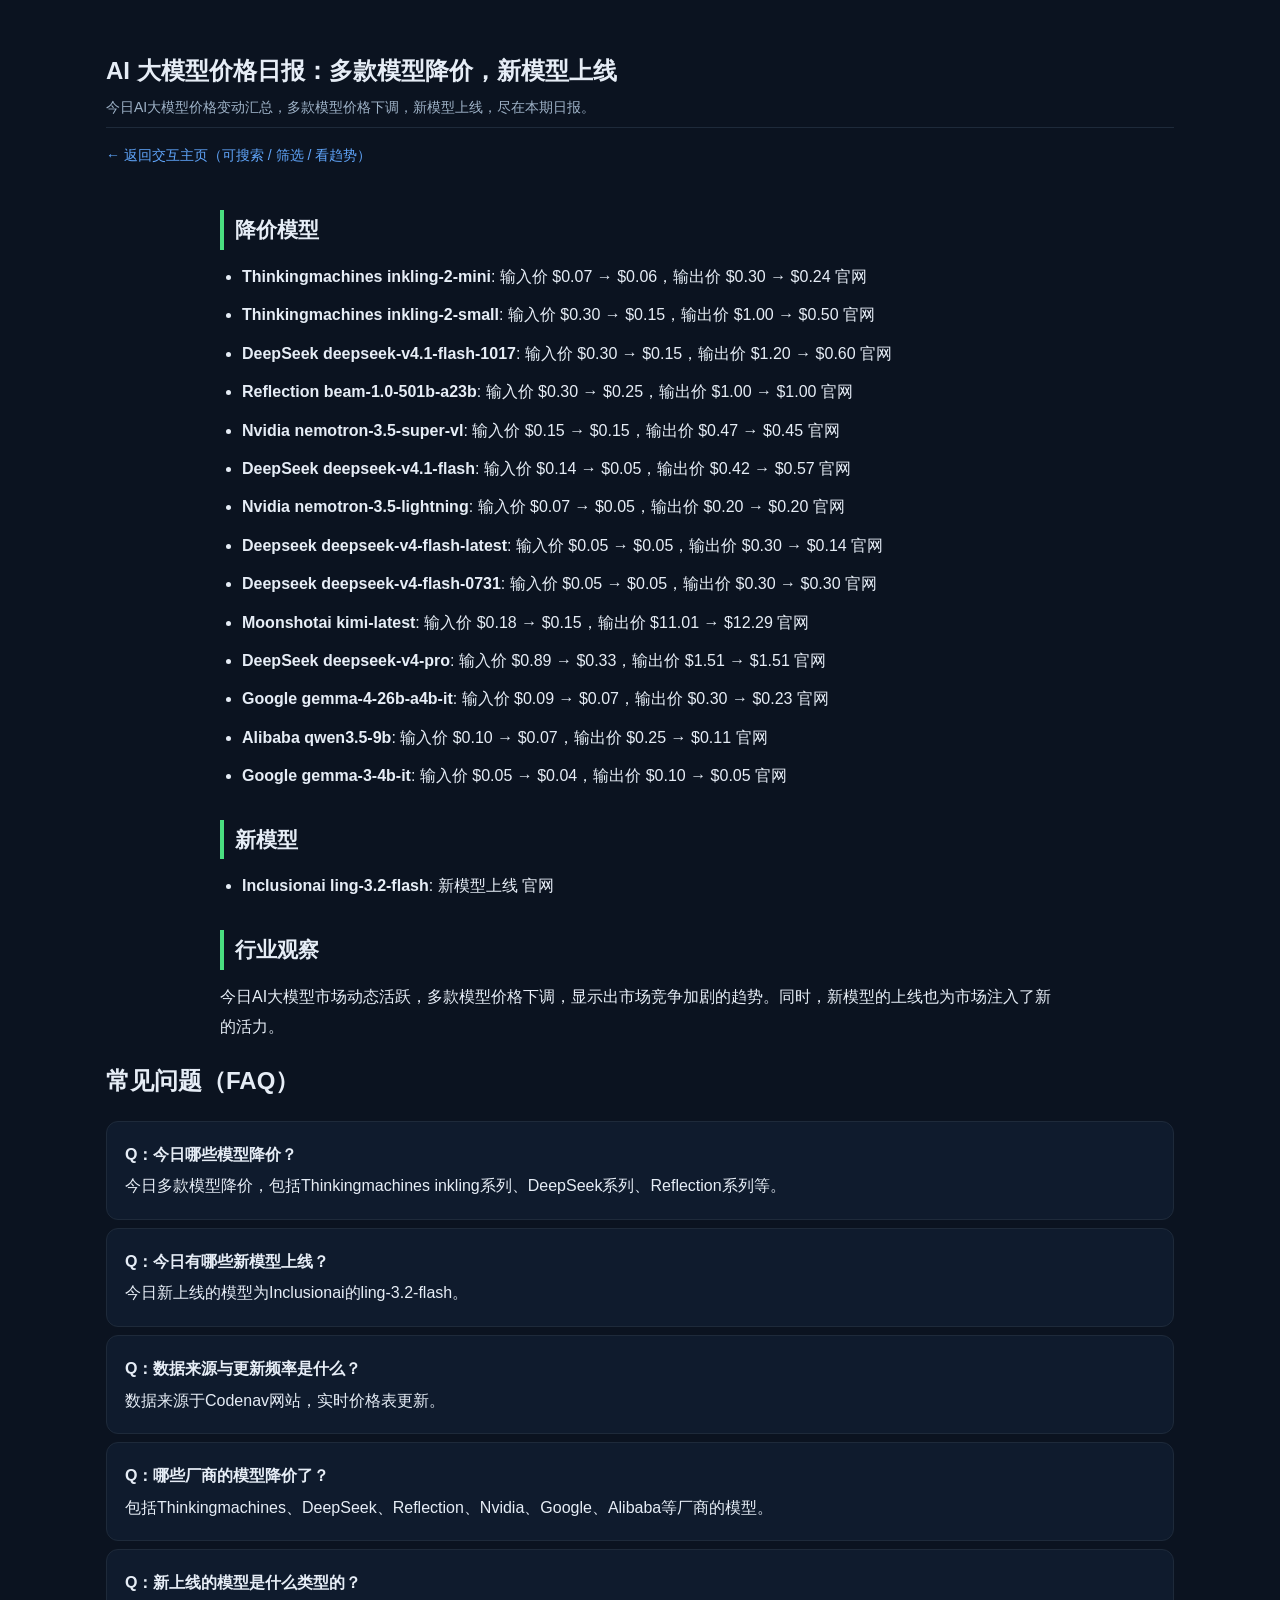
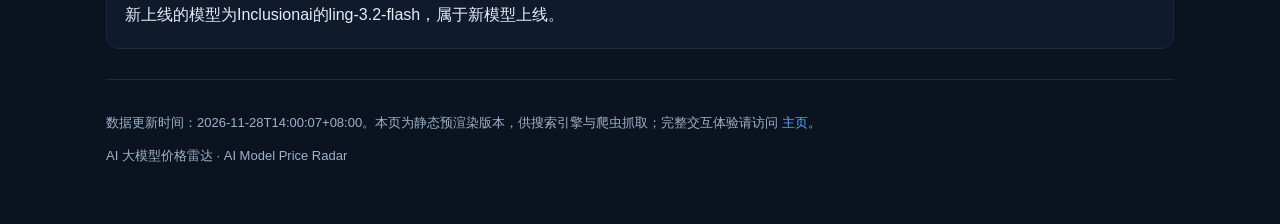
<file: website/article.html>
<!DOCTYPE html>
<html lang="zh-CN">
<head>
<meta charset="UTF-8">
<meta name="viewport" content="width=device-width, initial-scale=1.0">
<title>AI 大模型价格日报：多款模型降价，新模型上线</title>
<meta name="description" content="今日AI大模型价格变动汇总，多款模型价格下调，新模型上线，尽在本期日报。">
<meta name="keywords" content="AI大模型, 价格变动, 降价, 涨价, 新模型, Thinkingmachines, Inclusionai, DeepSeek, Reflection, Nvidia, Google, Alibaba">
<meta property="og:title" content="AI 大模型价格日报：多款模型降价，新模型上线">
<meta property="og:description" content="今日AI大模型价格变动汇总，多款模型价格下调，新模型上线，尽在本期日报。">
<meta property="og:type" content="article">
<link rel="canonical" href="https://www.codenav.cn/article.html">
<script type="application/ld+json">{"@context": "https://schema.org", "@type": "Article", "headline": "AI 大模型价格日报：多款模型降价，新模型上线", "description": "今日AI大模型价格变动汇总，多款模型价格下调，新模型上线，尽在本期日报。", "datePublished": "2026-11-28", "dateModified": "2026-11-28", "author": {"@type": "Organization", "name": "AI 大模型价格雷达"}, "publisher": {"@type": "Organization", "name": "AI 大模型价格雷达"}, "mainEntityOfPage": {"@type": "WebPage", "@id": "https://www.codenav.cn/article.html"}}</script>
<script type="application/ld+json">{"@context": "https://schema.org", "@type": "FAQPage", "mainEntity": [{"@type": "Question", "name": "今日哪些模型降价？", "acceptedAnswer": {"@type": "Answer", "text": "今日多款模型降价，包括Thinkingmachines inkling系列、DeepSeek系列、Reflection系列等。"}}, {"@type": "Question", "name": "今日有哪些新模型上线？", "acceptedAnswer": {"@type": "Answer", "text": "今日新上线的模型为Inclusionai的ling-3.2-flash。"}}, {"@type": "Question", "name": "数据来源与更新频率是什么？", "acceptedAnswer": {"@type": "Answer", "text": "数据来源于Codenav网站，实时价格表更新。"}}, {"@type": "Question", "name": "哪些厂商的模型降价了？", "acceptedAnswer": {"@type": "Answer", "text": "包括Thinkingmachines、DeepSeek、Reflection、Nvidia、Google、Alibaba等厂商的模型。"}}, {"@type": "Question", "name": "新上线的模型是什么类型的？", "acceptedAnswer": {"@type": "Answer", "text": "新上线的模型为Inclusionai的ling-3.2-flash，属于新模型上线。"}}]}</script>
</head>
<body>
<div class="container">
<header><h1>AI 大模型价格日报：多款模型降价，新模型上线</h1><p class="sub">今日AI大模型价格变动汇总，多款模型价格下调，新模型上线，尽在本期日报。</p></header>
<a class="back" href="https://www.codenav.cn/">← 返回交互主页（可搜索 / 筛选 / 看趋势）</a>
<div class="article"><h2>降价模型</h2>
<ul>
<li><b>Thinkingmachines inkling-2-mini</b>: 输入价 $0.07 → $0.06，输出价 $0.30 → $0.24 <a href="https://www.thinkingmachines.ai/" target="_blank" rel="noopener">官网</a></li>
<li><b>Thinkingmachines inkling-2-small</b>: 输入价 $0.30 → $0.15，输出价 $1.00 → $0.50 <a href="https://www.thinkingmachines.ai/" target="_blank" rel="noopener">官网</a></li>
<li><b>DeepSeek deepseek-v4.1-flash-1017</b>: 输入价 $0.30 → $0.15，输出价 $1.20 → $0.60 <a href="https://api-docs.deepseek.com/quick_start/pricing" target="_blank" rel="noopener">官网</a></li>
<li><b>Reflection beam-1.0-501b-a23b</b>: 输入价 $0.30 → $0.25，输出价 $1.00 → $1.00 <a href="https://openrouter.ai/models/reflection/beam-1.0-501b-a23b" target="_blank" rel="noopener">官网</a></li>
<li><b>Nvidia nemotron-3.5-super-vl</b>: 输入价 $0.15 → $0.15，输出价 $0.47 → $0.45 <a href="https://build.nvidia.com/" target="_blank" rel="noopener">官网</a></li>
<li><b>DeepSeek deepseek-v4.1-flash</b>: 输入价 $0.14 → $0.05，输出价 $0.42 → $0.57 <a href="https://api-docs.deepseek.com/quick_start/pricing" target="_blank" rel="noopener">官网</a></li>
<li><b>Nvidia nemotron-3.5-lightning</b>: 输入价 $0.07 → $0.05，输出价 $0.20 → $0.20 <a href="https://build.nvidia.com/" target="_blank" rel="noopener">官网</a></li>
<li><b>Deepseek deepseek-v4-flash-latest</b>: 输入价 $0.05 → $0.05，输出价 $0.30 → $0.14 <a href="https://api-docs.deepseek.com/quick_start/pricing" target="_blank" rel="noopener">官网</a></li>
<li><b>Deepseek deepseek-v4-flash-0731</b>: 输入价 $0.05 → $0.05，输出价 $0.30 → $0.30 <a href="https://api-docs.deepseek.com/quick_start/pricing" target="_blank" rel="noopener">官网</a></li>
<li><b>Moonshotai kimi-latest</b>: 输入价 $0.18 → $0.15，输出价 $11.01 → $12.29 <a href="https://platform.moonshot.cn/" target="_blank" rel="noopener">官网</a></li>
<li><b>DeepSeek deepseek-v4-pro</b>: 输入价 $0.89 → $0.33，输出价 $1.51 → $1.51 <a href="https://api-docs.deepseek.com/quick_start/pricing" target="_blank" rel="noopener">官网</a></li>
<li><b>Google gemma-4-26b-a4b-it</b>: 输入价 $0.09 → $0.07，输出价 $0.30 → $0.23 <a href="https://ai.google.dev/pricing" target="_blank" rel="noopener">官网</a></li>
<li><b>Alibaba qwen3.5-9b</b>: 输入价 $0.10 → $0.07，输出价 $0.25 → $0.11 <a href="https://help.aliyun.com/zh/model-studio/models" target="_blank" rel="noopener">官网</a></li>
<li><b>Google gemma-3-4b-it</b>: 输入价 $0.05 → $0.04，输出价 $0.10 → $0.05 <a href="https://ai.google.dev/pricing" target="_blank" rel="noopener">官网</a></li>
</ul>
<h2>新模型</h2>
<ul>
<li><b>Inclusionai ling-3.2-flash</b>: 新模型上线 <a href="https://huggingface.co/inclusionAI" target="_blank" rel="noopener">官网</a></li>
</ul>
<h2>行业观察</h2>
<p>今日AI大模型市场动态活跃，多款模型价格下调，显示出市场竞争加剧的趋势。同时，新模型的上线也为市场注入了新的活力。</p></div>
<h2>常见问题（FAQ）</h2><div class='faq'><div class='card'><p><b>Q：今日哪些模型降价？</b></p><p>今日多款模型降价，包括Thinkingmachines inkling系列、DeepSeek系列、Reflection系列等。</p></div><div class='card'><p><b>Q：今日有哪些新模型上线？</b></p><p>今日新上线的模型为Inclusionai的ling-3.2-flash。</p></div><div class='card'><p><b>Q：数据来源与更新频率是什么？</b></p><p>数据来源于Codenav网站，实时价格表更新。</p></div><div class='card'><p><b>Q：哪些厂商的模型降价了？</b></p><p>包括Thinkingmachines、DeepSeek、Reflection、Nvidia、Google、Alibaba等厂商的模型。</p></div><div class='card'><p><b>Q：新上线的模型是什么类型的？</b></p><p>新上线的模型为Inclusionai的ling-3.2-flash，属于新模型上线。</p></div></div><style>
:root{--bg:#0b1320;--panel:#0f1b2d;--border:#1e2a3a;--text:#e6edf6;--dim:#9fb3c8;--accent:#4ade80;--blue:#60a5fa}
*{box-sizing:border-box}
body{margin:0;font-family:-apple-system,BlinkMacSystemFont,'Segoe UI',Roboto,'PingFang SC','Microsoft YaHei',sans-serif;background:var(--bg);color:var(--text);line-height:1.6}
.container{max-width:1100px;margin:0 auto;padding:24px 16px}
header{padding:28px 0 8px;border-bottom:1px solid var(--border)}
h1{font-size:24px;margin:0}
.sub{color:var(--dim);margin:6px 0 0;font-size:14px}
.back{display:inline-block;margin:16px 0;color:var(--blue);text-decoration:none;font-size:14px}
table{width:100%;border-collapse:collapse;margin:18px 0;font-size:14px}
th,td{border:1px solid var(--border);padding:9px 12px;text-align:left}
th{background:var(--panel);color:var(--dim);font-weight:600}
tr:nth-child(even) td{background:#0d1726}
a{color:var(--blue);text-decoration:none}
.badge{display:inline-block;padding:1px 8px;border-radius:6px;font-size:12px}
.b-long{background:rgba(74,222,128,.15);color:var(--accent)}
.b-lim{background:rgba(251,146,60,.18);color:#fb923c}
.card{background:var(--panel);border:1px solid var(--border);border-radius:12px;padding:14px 18px;margin:8px 0}
footer{margin-top:30px;padding:20px 0;color:var(--dim);font-size:13px;border-top:1px solid var(--border)}
</style><style>
.article{max-width:840px;line-height:1.9;font-size:16px;margin:0 auto}
.article h1{font-size:26px;margin:20px 0 12px}
.article h2{font-size:21px;margin:28px 0 10px;padding-left:11px;border-left:4px solid var(--accent)}
.article h3{font-size:18px;margin:20px 0 8px;color:var(--accent-blue)}
.article p{margin:12px 0}
.article ul{margin:12px 0;padding-left:22px}
.article li{margin:8px 0}
.article a{color:var(--accent-blue);text-decoration:none}
.faq .card p{margin:6px 0}
</style>
<footer>
<p>数据更新时间：2026-11-28T14:00:07+08:00。本页为静态预渲染版本，供搜索引擎与爬虫抓取；完整交互体验请访问 <a href="https://www.codenav.cn/">主页</a>。</p>
<p>AI 大模型价格雷达 · AI Model Price Radar</p>
</footer>
</div>
</body>
</html>
</file>
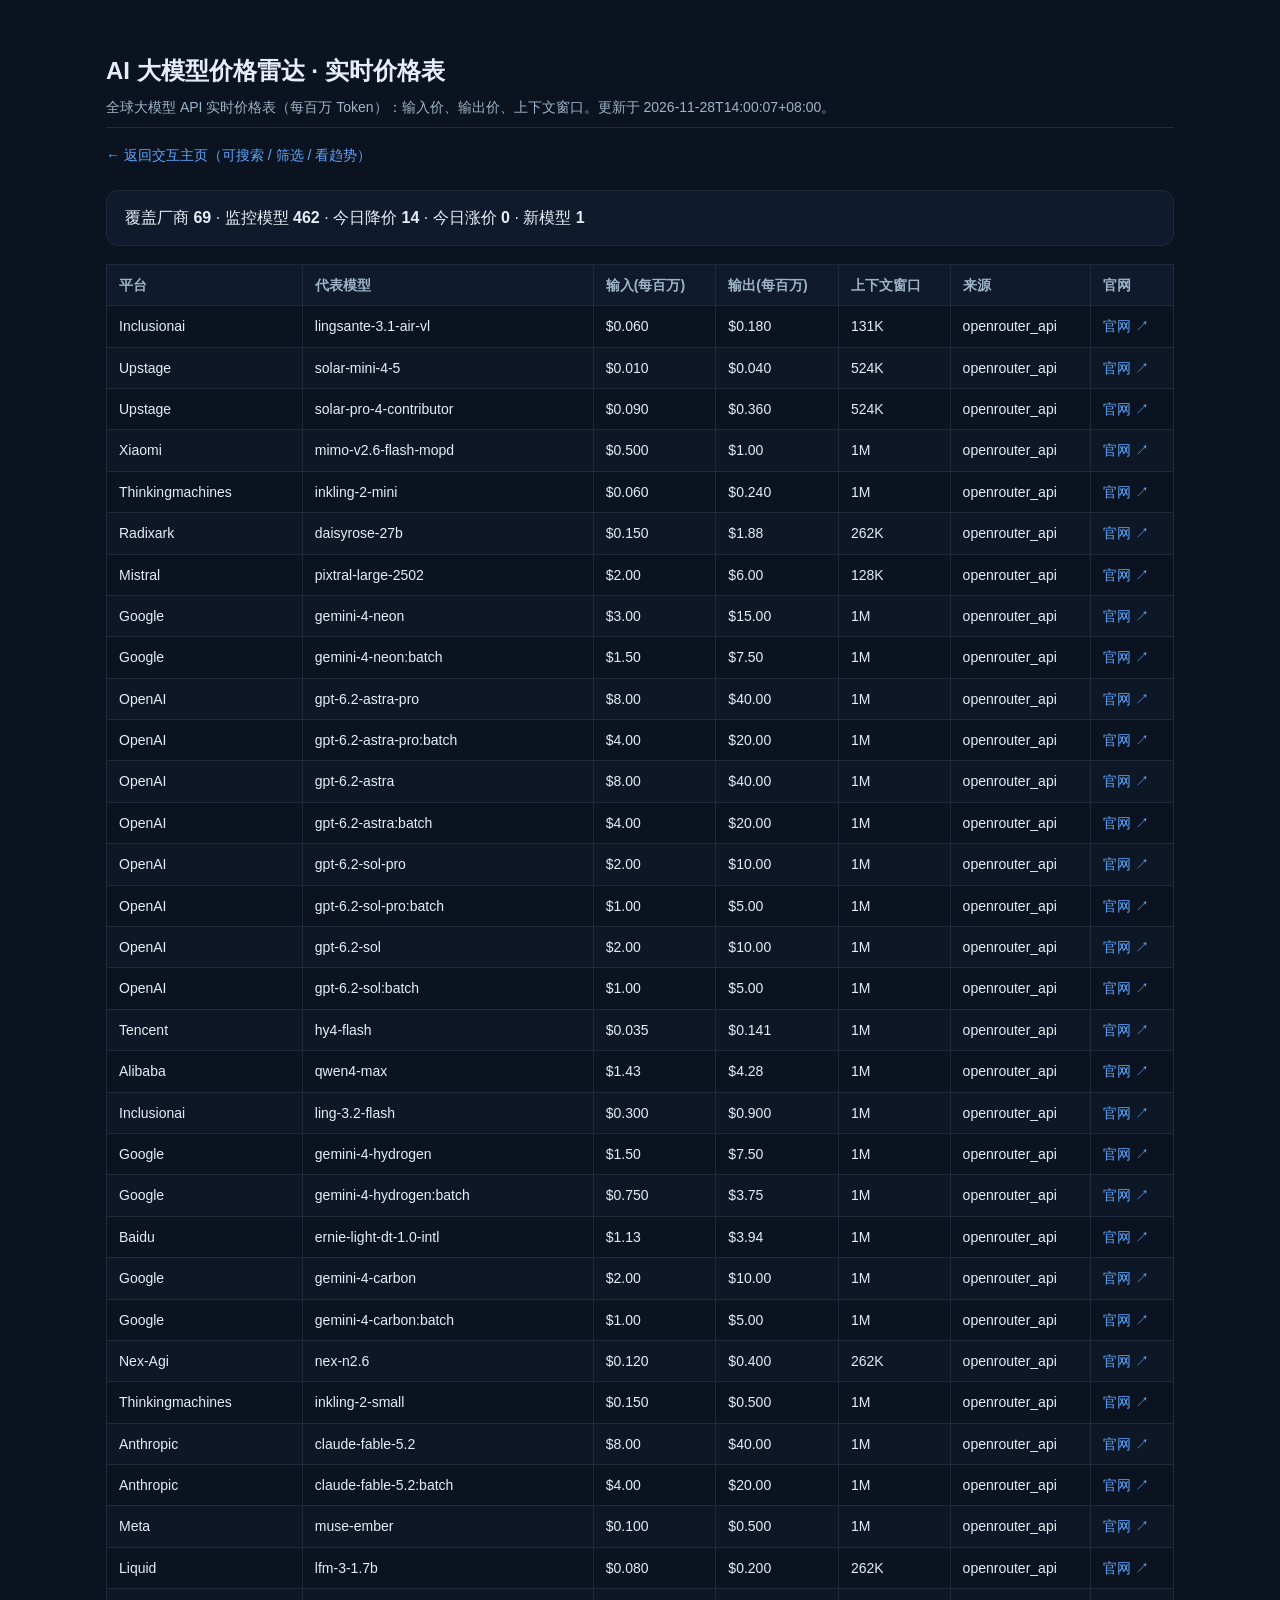
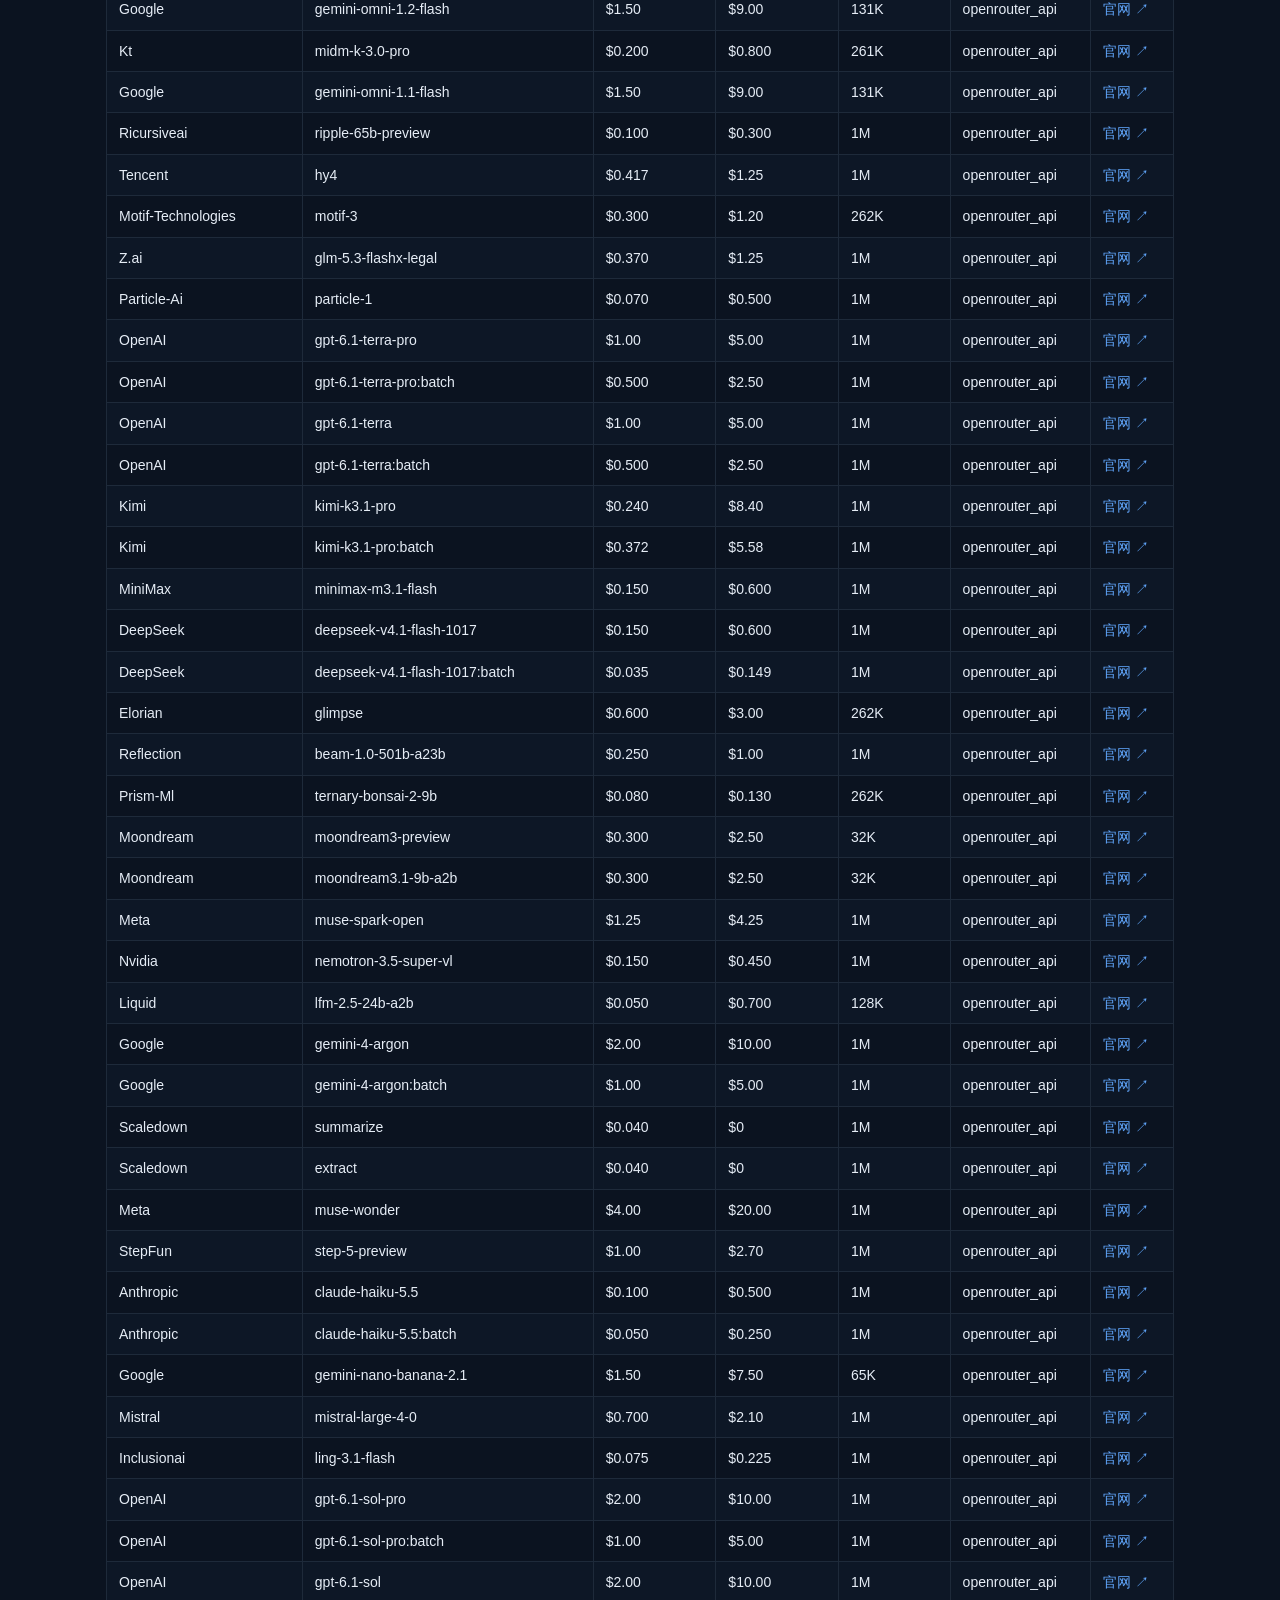
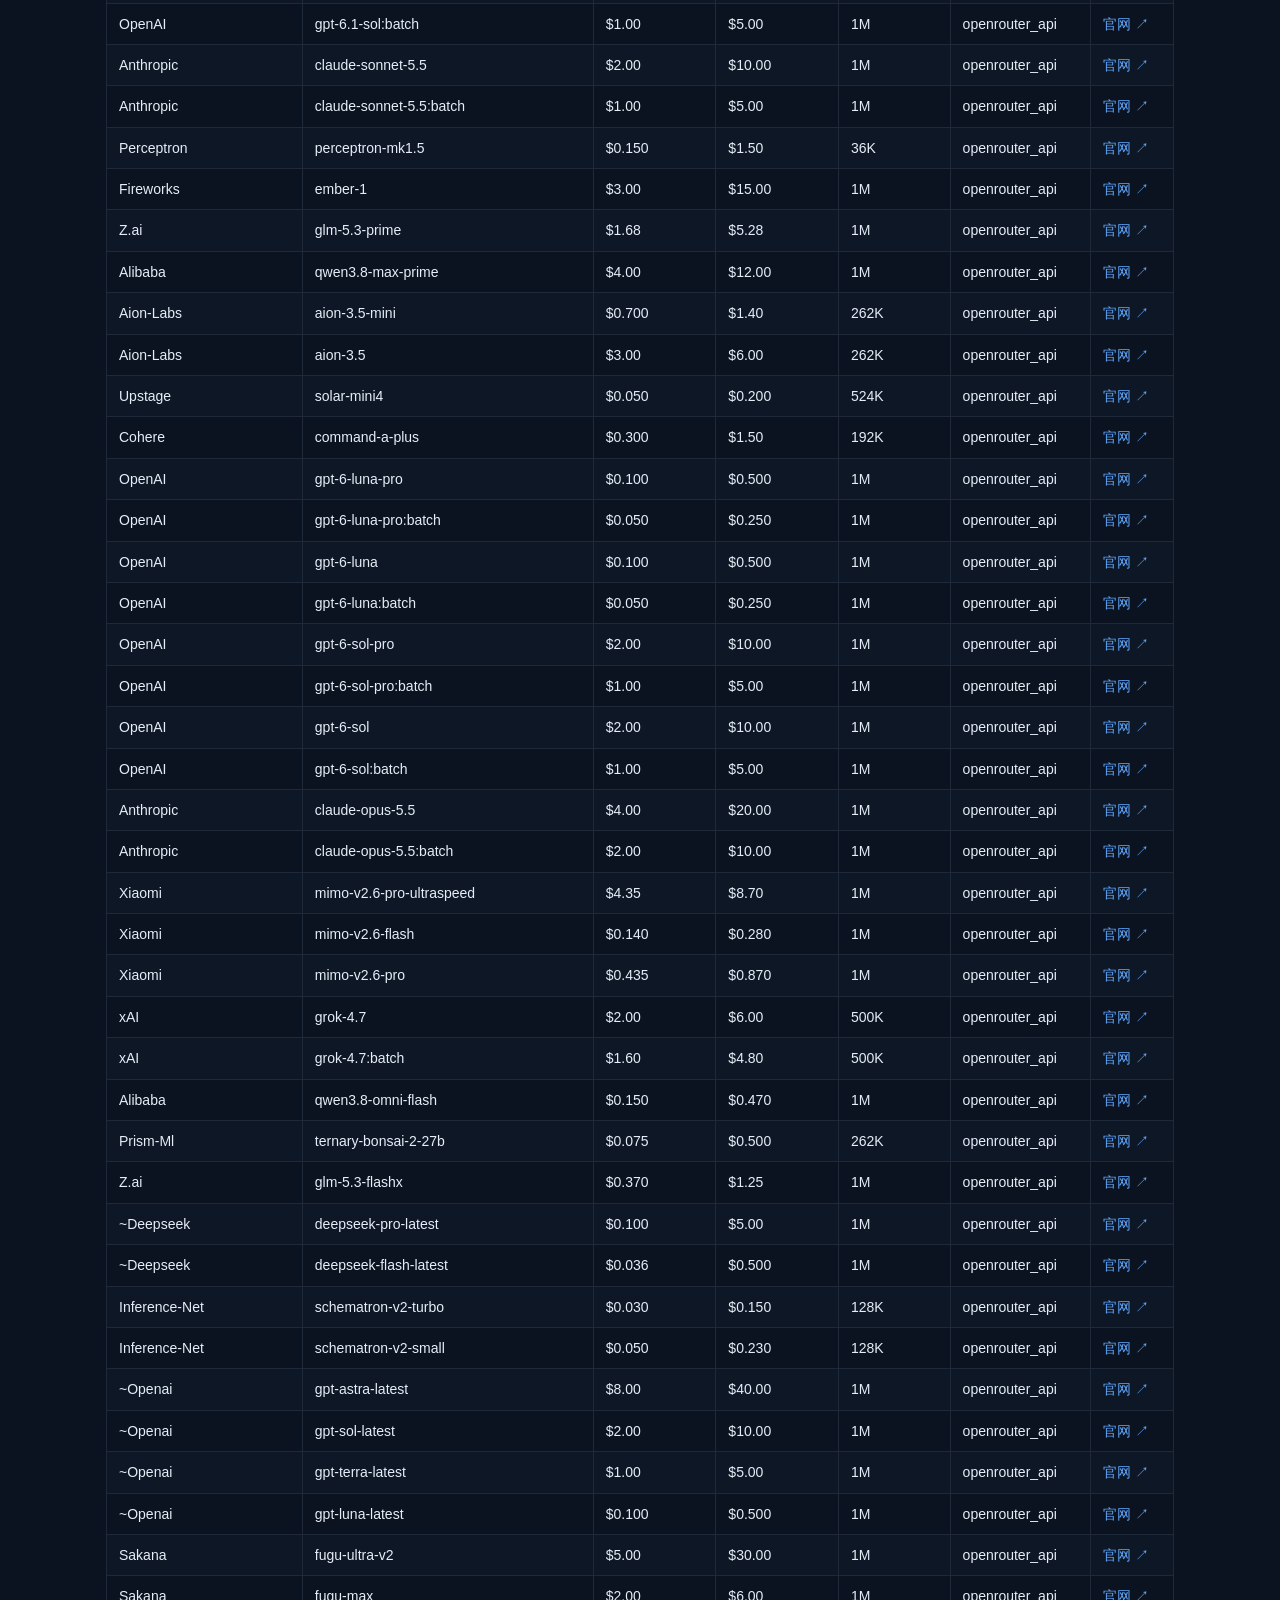
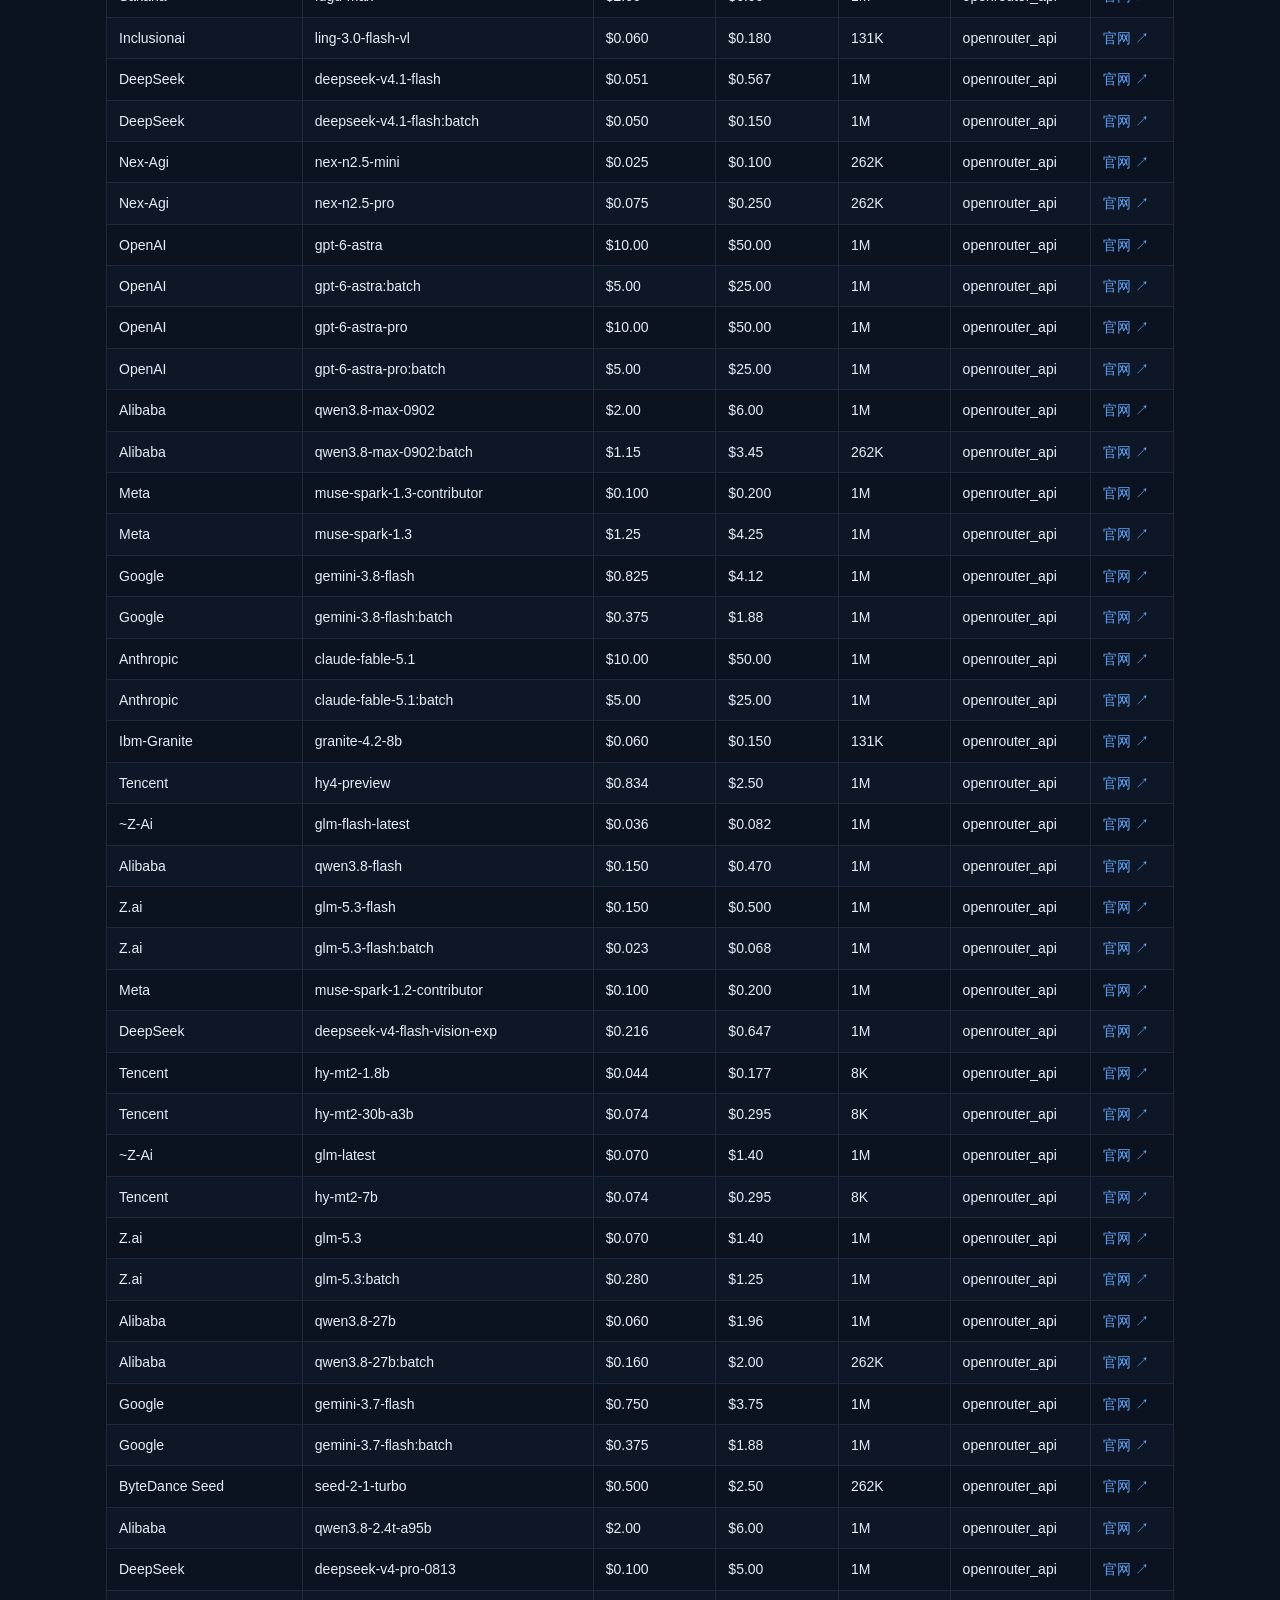
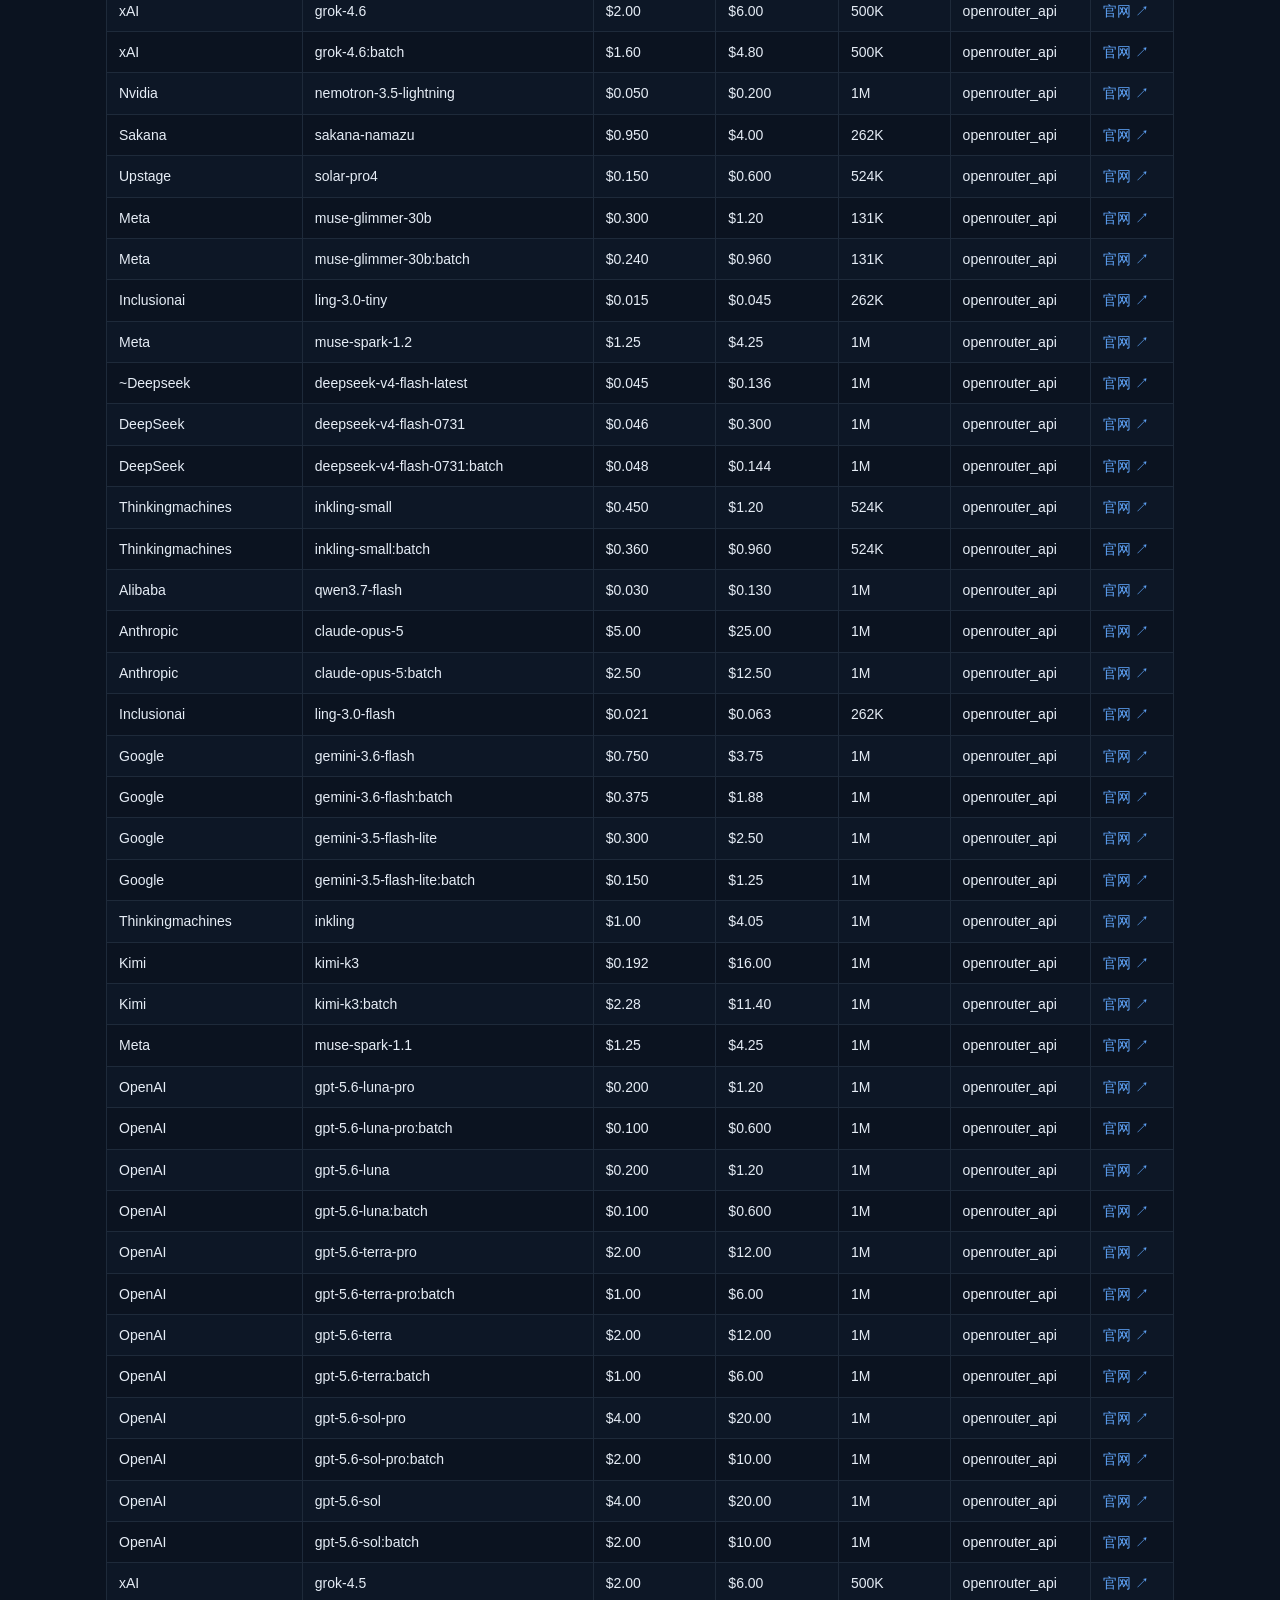
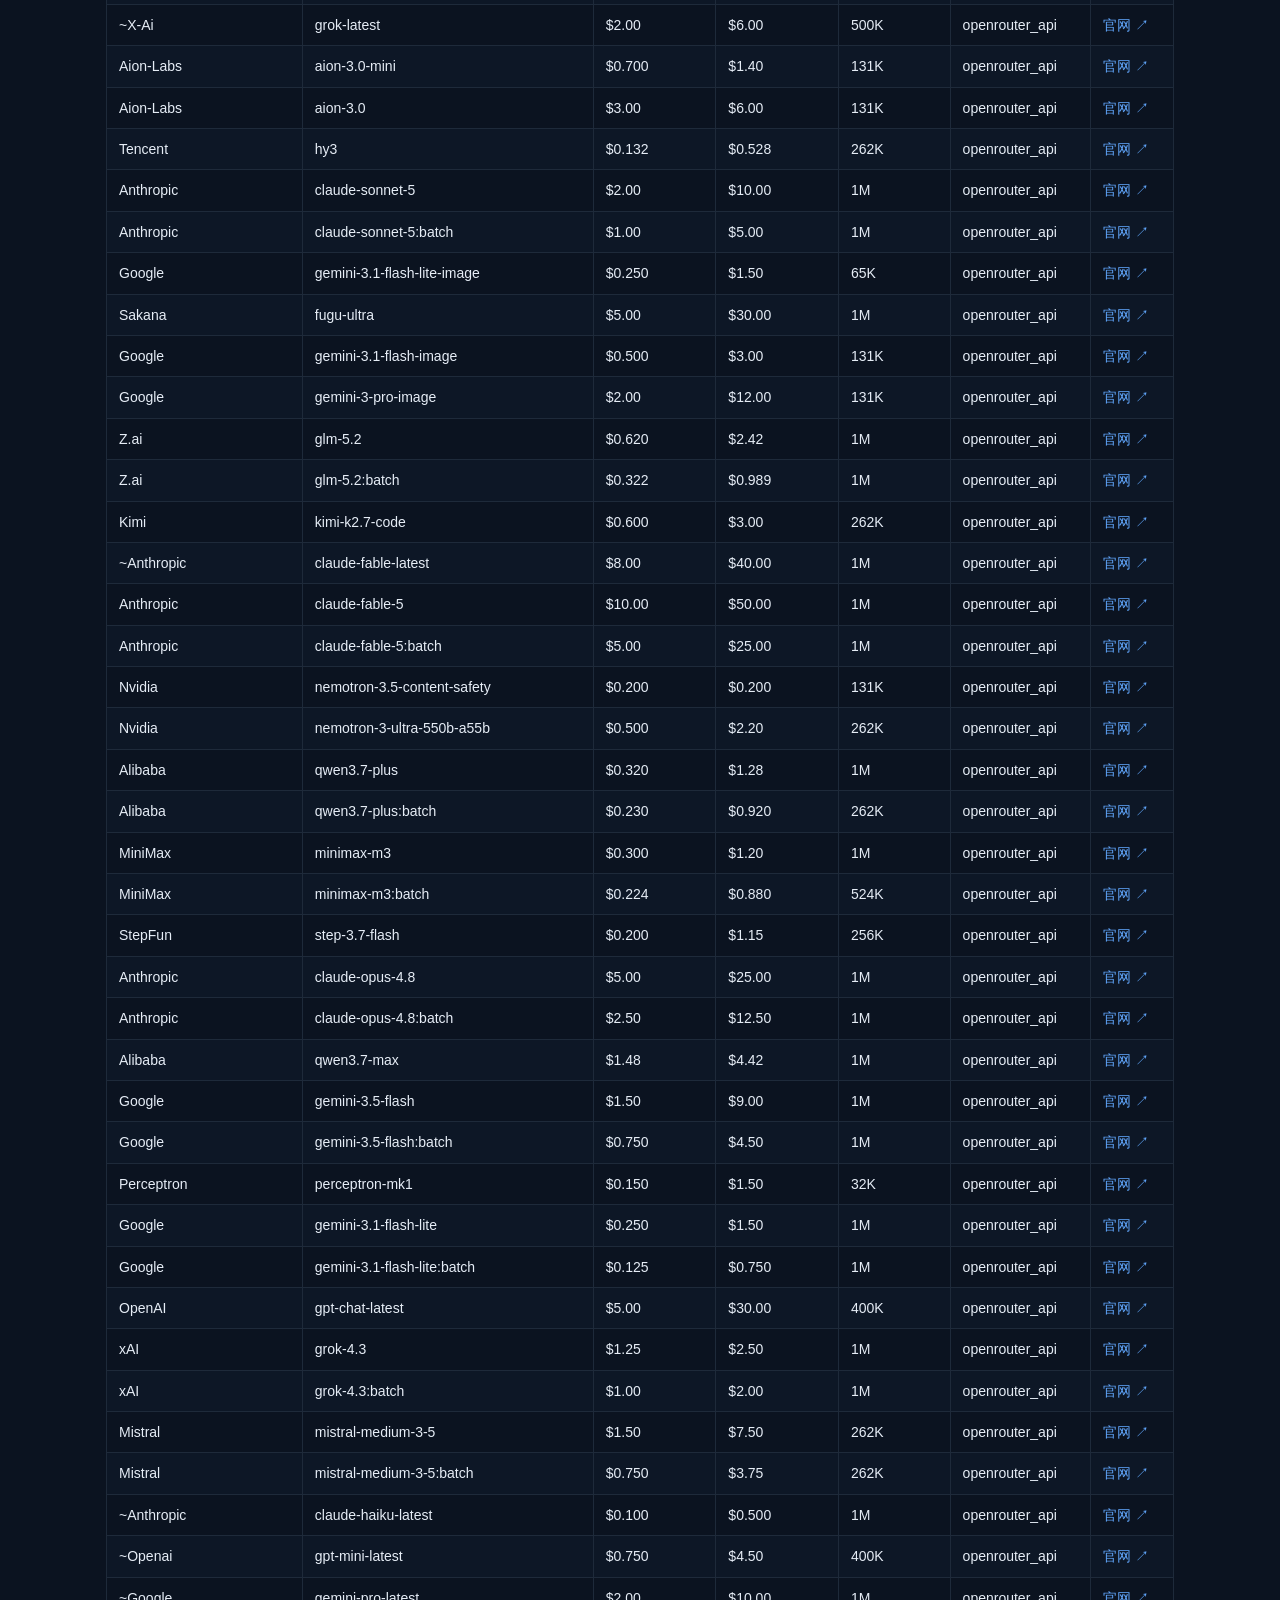
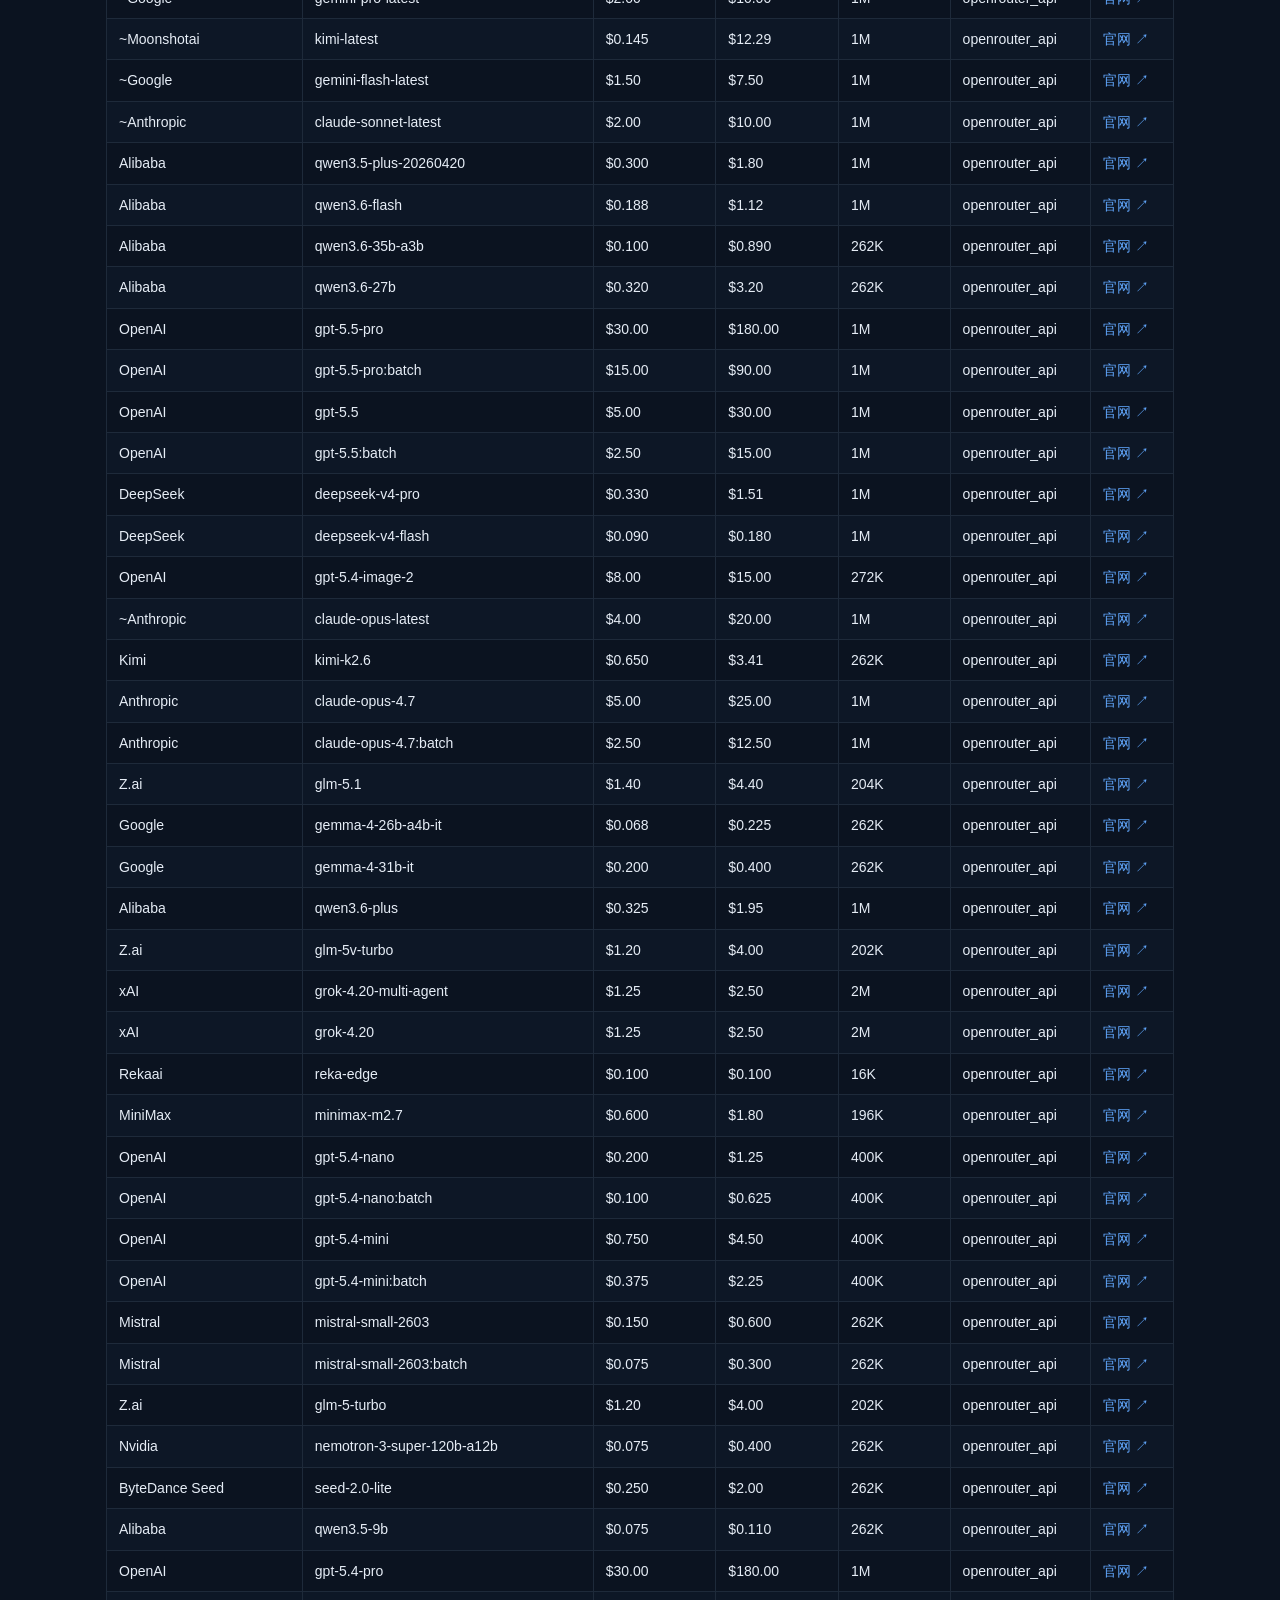
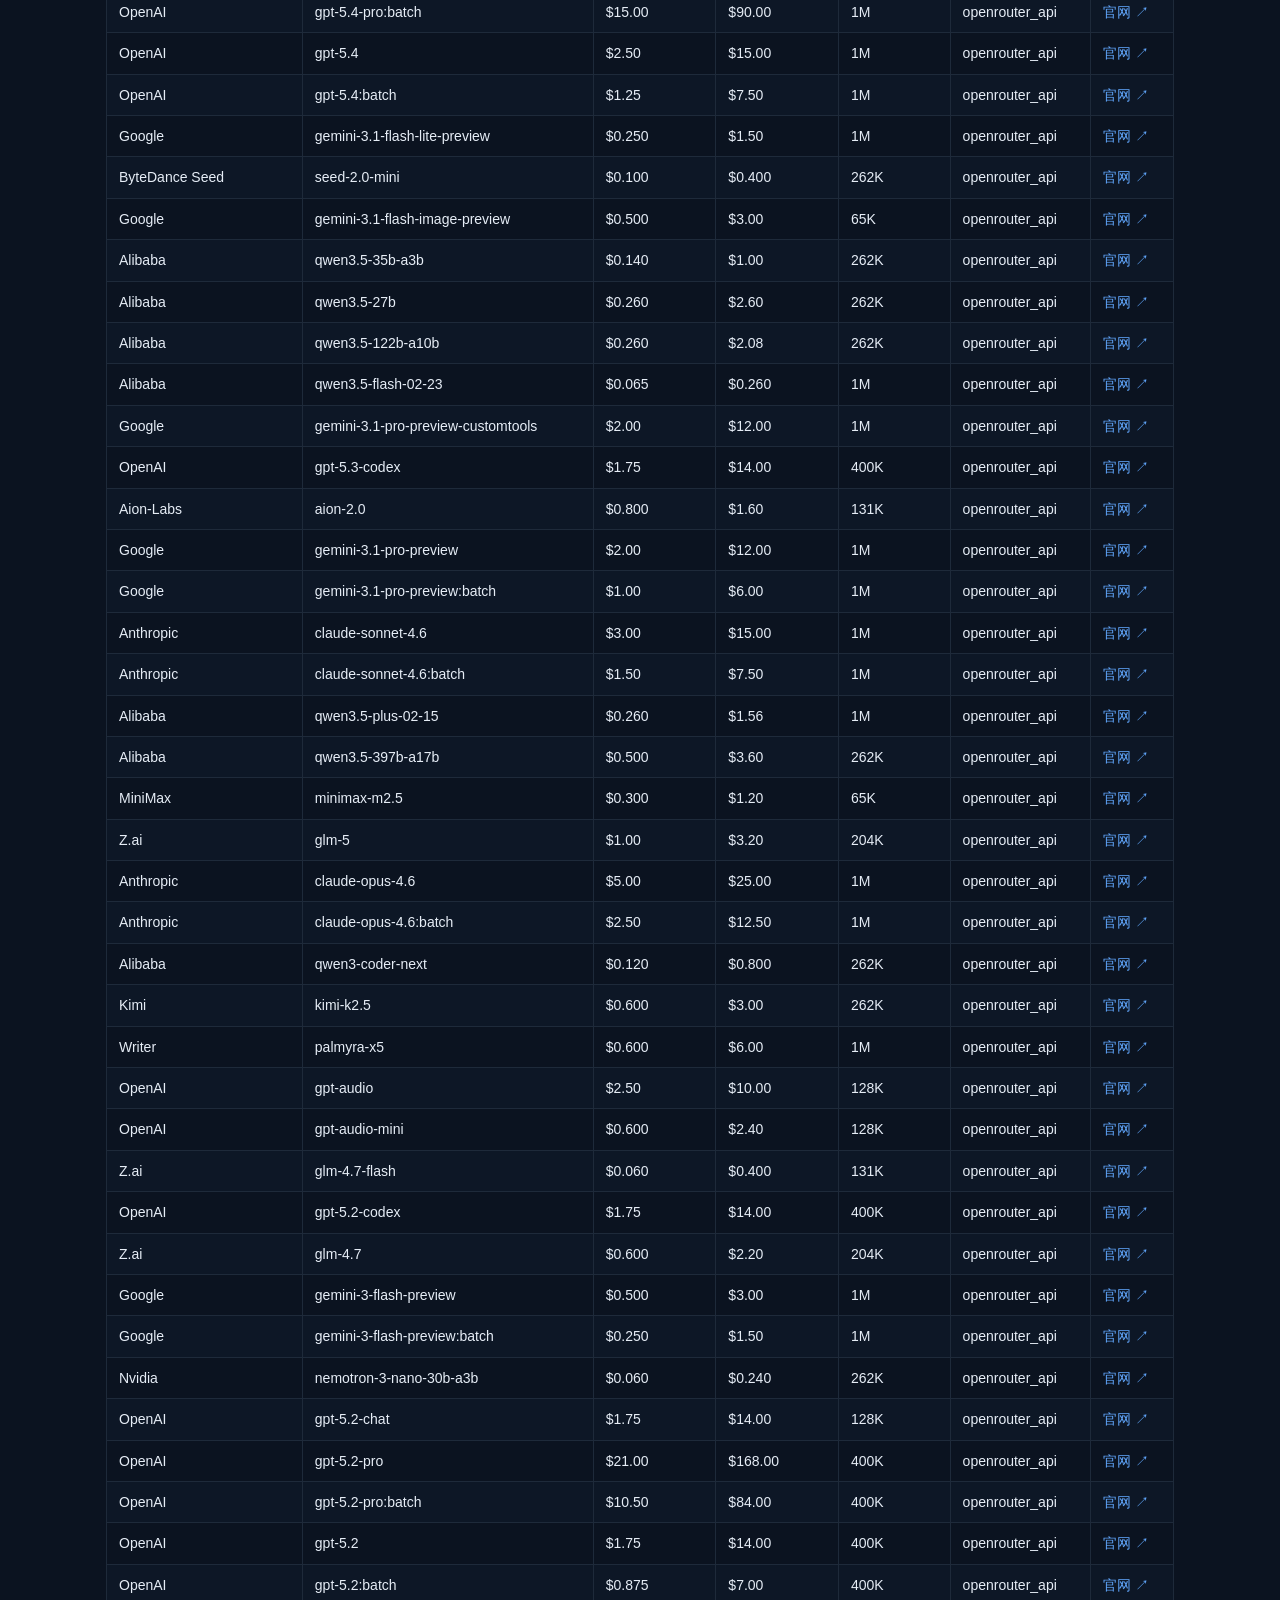
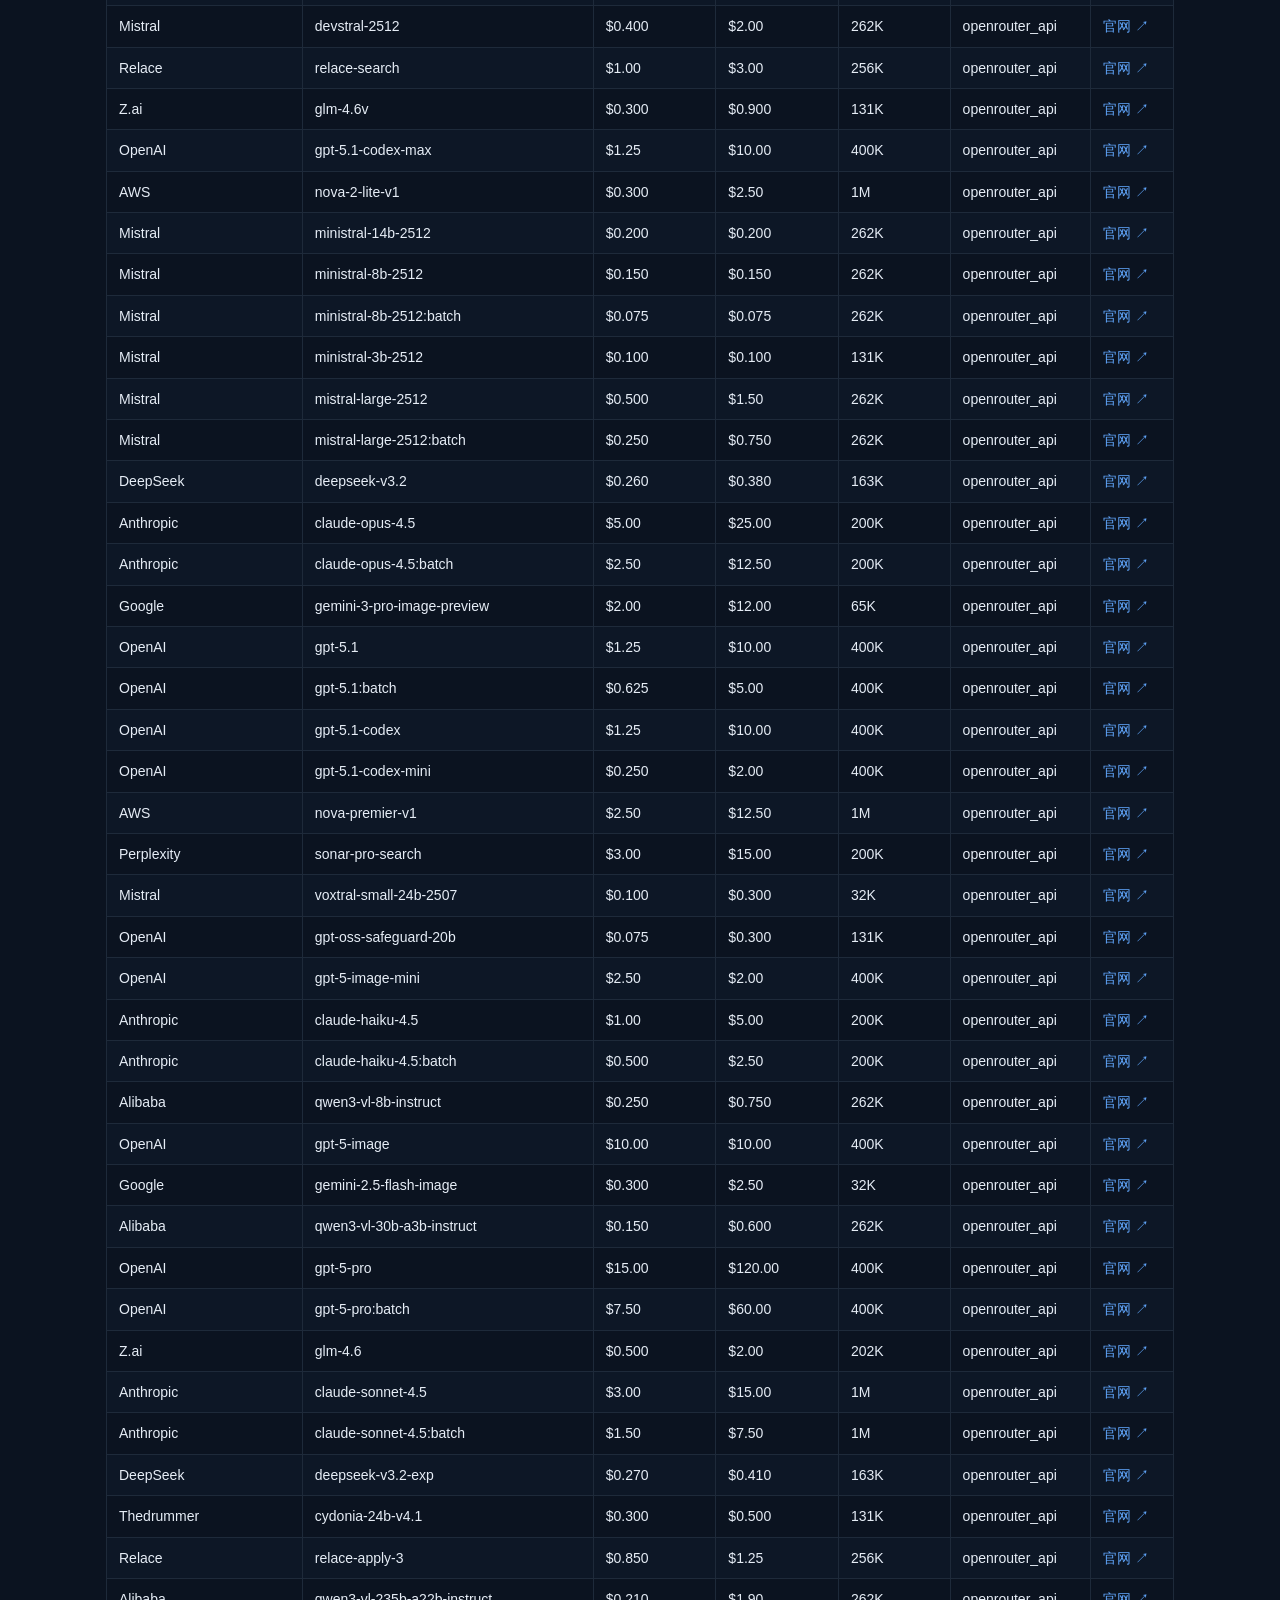
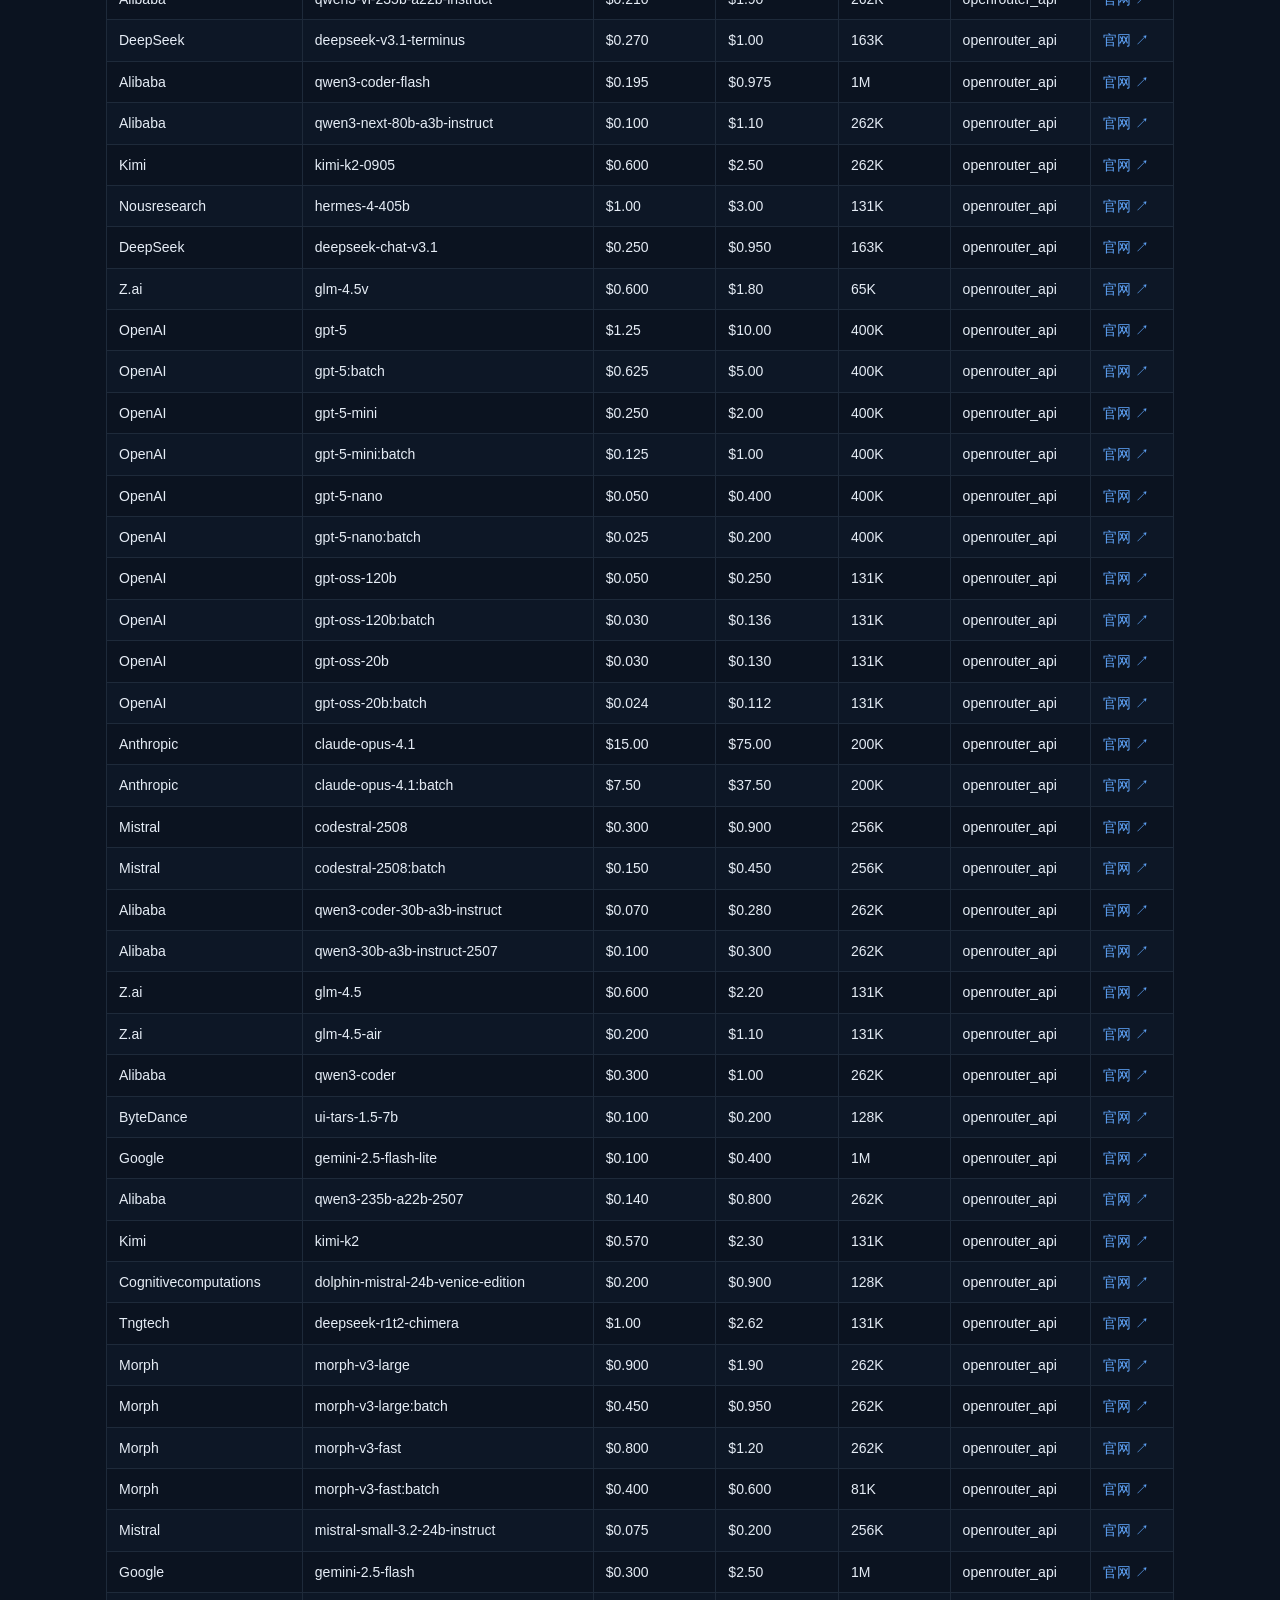
<file: website/prices.html>
<!DOCTYPE html>
<html lang="zh-CN">
<head>
<meta charset="UTF-8">
<meta name="viewport" content="width=device-width, initial-scale=1.0">
<title>AI 大模型价格雷达 · 实时价格表</title>
<meta name="description" content="全球大模型 API 实时价格表（每百万 Token）：输入价、输出价、上下文窗口。更新于 2026-11-28T14:00:07+08:00。">
<meta property="og:title" content="AI 大模型价格雷达 · 实时价格表">
<meta property="og:description" content="全球大模型 API 实时价格表（每百万 Token）：输入价、输出价、上下文窗口。更新于 2026-11-28T14:00:07+08:00。">
<meta property="og:type" content="website">
<link rel="canonical" href="https://www.codenav.cn/prices">
</head>
<body>
<div class="container">
<header><h1>AI 大模型价格雷达 · 实时价格表</h1><p class="sub">全球大模型 API 实时价格表（每百万 Token）：输入价、输出价、上下文窗口。更新于 2026-11-28T14:00:07+08:00。</p></header>
<a class="back" href="https://www.codenav.cn/">← 返回交互主页（可搜索 / 筛选 / 看趋势）</a>
<div class='card'>覆盖厂商 <b>69</b> · 监控模型 <b>462</b> · 今日降价 <b>14</b> · 今日涨价 <b>0</b> · 新模型 <b>1</b></div><table><thead><tr><th>平台</th><th>代表模型</th><th>输入(每百万)</th><th>输出(每百万)</th><th>上下文窗口</th><th>来源</th><th>官网</th></tr></thead><tbody><tr><td>Inclusionai</td><td>lingsante-3.1-air-vl</td><td>$0.060</td><td>$0.180</td><td>131K</td><td>openrouter_api</td><td><a href="https://huggingface.co/inclusionAI" target="_blank" rel="noopener">官网 ↗</a></td></tr><tr><td>Upstage</td><td>solar-mini-4-5</td><td>$0.010</td><td>$0.040</td><td>524K</td><td>openrouter_api</td><td><a href="https://upstage.ai/" target="_blank" rel="noopener">官网 ↗</a></td></tr><tr><td>Upstage</td><td>solar-pro-4-contributor</td><td>$0.090</td><td>$0.360</td><td>524K</td><td>openrouter_api</td><td><a href="https://upstage.ai/" target="_blank" rel="noopener">官网 ↗</a></td></tr><tr><td>Xiaomi</td><td>mimo-v2.6-flash-mopd</td><td>$0.500</td><td>$1.00</td><td>1M</td><td>openrouter_api</td><td><a href="https://mimo.mi.com/" target="_blank" rel="noopener">官网 ↗</a></td></tr><tr><td>Thinkingmachines</td><td>inkling-2-mini</td><td>$0.060</td><td>$0.240</td><td>1M</td><td>openrouter_api</td><td><a href="https://www.thinkingmachines.ai/" target="_blank" rel="noopener">官网 ↗</a></td></tr><tr><td>Radixark</td><td>daisyrose-27b</td><td>$0.150</td><td>$1.88</td><td>262K</td><td>openrouter_api</td><td><a href="https://openrouter.ai/models/radixark/daisyrose-27b" target="_blank" rel="noopener">官网 ↗</a></td></tr><tr><td>Mistral</td><td>pixtral-large-2502</td><td>$2.00</td><td>$6.00</td><td>128K</td><td>openrouter_api</td><td><a href="https://mistral.ai/products/pricing" target="_blank" rel="noopener">官网 ↗</a></td></tr><tr><td>Google</td><td>gemini-4-neon</td><td>$3.00</td><td>$15.00</td><td>1M</td><td>openrouter_api</td><td><a href="https://ai.google.dev/pricing" target="_blank" rel="noopener">官网 ↗</a></td></tr><tr><td>Google</td><td>gemini-4-neon:batch</td><td>$1.50</td><td>$7.50</td><td>1M</td><td>openrouter_api</td><td><a href="https://ai.google.dev/pricing" target="_blank" rel="noopener">官网 ↗</a></td></tr><tr><td>OpenAI</td><td>gpt-6.2-astra-pro</td><td>$8.00</td><td>$40.00</td><td>1M</td><td>openrouter_api</td><td><a href="https://openai.com/api/pricing/" target="_blank" rel="noopener">官网 ↗</a></td></tr><tr><td>OpenAI</td><td>gpt-6.2-astra-pro:batch</td><td>$4.00</td><td>$20.00</td><td>1M</td><td>openrouter_api</td><td><a href="https://openai.com/api/pricing/" target="_blank" rel="noopener">官网 ↗</a></td></tr><tr><td>OpenAI</td><td>gpt-6.2-astra</td><td>$8.00</td><td>$40.00</td><td>1M</td><td>openrouter_api</td><td><a href="https://openai.com/api/pricing/" target="_blank" rel="noopener">官网 ↗</a></td></tr><tr><td>OpenAI</td><td>gpt-6.2-astra:batch</td><td>$4.00</td><td>$20.00</td><td>1M</td><td>openrouter_api</td><td><a href="https://openai.com/api/pricing/" target="_blank" rel="noopener">官网 ↗</a></td></tr><tr><td>OpenAI</td><td>gpt-6.2-sol-pro</td><td>$2.00</td><td>$10.00</td><td>1M</td><td>openrouter_api</td><td><a href="https://openai.com/api/pricing/" target="_blank" rel="noopener">官网 ↗</a></td></tr><tr><td>OpenAI</td><td>gpt-6.2-sol-pro:batch</td><td>$1.00</td><td>$5.00</td><td>1M</td><td>openrouter_api</td><td><a href="https://openai.com/api/pricing/" target="_blank" rel="noopener">官网 ↗</a></td></tr><tr><td>OpenAI</td><td>gpt-6.2-sol</td><td>$2.00</td><td>$10.00</td><td>1M</td><td>openrouter_api</td><td><a href="https://openai.com/api/pricing/" target="_blank" rel="noopener">官网 ↗</a></td></tr><tr><td>OpenAI</td><td>gpt-6.2-sol:batch</td><td>$1.00</td><td>$5.00</td><td>1M</td><td>openrouter_api</td><td><a href="https://openai.com/api/pricing/" target="_blank" rel="noopener">官网 ↗</a></td></tr><tr><td>Tencent</td><td>hy4-flash</td><td>$0.035</td><td>$0.141</td><td>1M</td><td>openrouter_api</td><td><a href="https://cloud.tencent.com/product/hunyuan" target="_blank" rel="noopener">官网 ↗</a></td></tr><tr><td>Alibaba</td><td>qwen4-max</td><td>$1.43</td><td>$4.28</td><td>1M</td><td>openrouter_api</td><td><a href="https://help.aliyun.com/zh/model-studio/models" target="_blank" rel="noopener">官网 ↗</a></td></tr><tr><td>Inclusionai</td><td>ling-3.2-flash</td><td>$0.300</td><td>$0.900</td><td>1M</td><td>openrouter_api</td><td><a href="https://huggingface.co/inclusionAI" target="_blank" rel="noopener">官网 ↗</a></td></tr><tr><td>Google</td><td>gemini-4-hydrogen</td><td>$1.50</td><td>$7.50</td><td>1M</td><td>openrouter_api</td><td><a href="https://ai.google.dev/pricing" target="_blank" rel="noopener">官网 ↗</a></td></tr><tr><td>Google</td><td>gemini-4-hydrogen:batch</td><td>$0.750</td><td>$3.75</td><td>1M</td><td>openrouter_api</td><td><a href="https://ai.google.dev/pricing" target="_blank" rel="noopener">官网 ↗</a></td></tr><tr><td>Baidu</td><td>ernie-light-dt-1.0-intl</td><td>$1.13</td><td>$3.94</td><td>1M</td><td>openrouter_api</td><td><a href="https://openrouter.ai/models/baidu/ernie-light-dt-1.0-intl" target="_blank" rel="noopener">官网 ↗</a></td></tr><tr><td>Google</td><td>gemini-4-carbon</td><td>$2.00</td><td>$10.00</td><td>1M</td><td>openrouter_api</td><td><a href="https://ai.google.dev/pricing" target="_blank" rel="noopener">官网 ↗</a></td></tr><tr><td>Google</td><td>gemini-4-carbon:batch</td><td>$1.00</td><td>$5.00</td><td>1M</td><td>openrouter_api</td><td><a href="https://ai.google.dev/pricing" target="_blank" rel="noopener">官网 ↗</a></td></tr><tr><td>Nex-Agi</td><td>nex-n2.6</td><td>$0.120</td><td>$0.400</td><td>262K</td><td>openrouter_api</td><td><a href="https://huggingface.co/nex-agi" target="_blank" rel="noopener">官网 ↗</a></td></tr><tr><td>Thinkingmachines</td><td>inkling-2-small</td><td>$0.150</td><td>$0.500</td><td>1M</td><td>openrouter_api</td><td><a href="https://www.thinkingmachines.ai/" target="_blank" rel="noopener">官网 ↗</a></td></tr><tr><td>Anthropic</td><td>claude-fable-5.2</td><td>$8.00</td><td>$40.00</td><td>1M</td><td>openrouter_api</td><td><a href="https://www.anthropic.com/pricing" target="_blank" rel="noopener">官网 ↗</a></td></tr><tr><td>Anthropic</td><td>claude-fable-5.2:batch</td><td>$4.00</td><td>$20.00</td><td>1M</td><td>openrouter_api</td><td><a href="https://www.anthropic.com/pricing" target="_blank" rel="noopener">官网 ↗</a></td></tr><tr><td>Meta</td><td>muse-ember</td><td>$0.100</td><td>$0.500</td><td>1M</td><td>openrouter_api</td><td><a href="https://www.llama.com/" target="_blank" rel="noopener">官网 ↗</a></td></tr><tr><td>Liquid</td><td>lfm-3-1.7b</td><td>$0.080</td><td>$0.200</td><td>262K</td><td>openrouter_api</td><td><a href="https://openrouter.ai/models/liquid/lfm-3-1.7b" target="_blank" rel="noopener">官网 ↗</a></td></tr><tr><td>Google</td><td>gemini-omni-1.2-flash</td><td>$1.50</td><td>$9.00</td><td>131K</td><td>openrouter_api</td><td><a href="https://ai.google.dev/pricing" target="_blank" rel="noopener">官网 ↗</a></td></tr><tr><td>Kt</td><td>midm-k-3.0-pro</td><td>$0.200</td><td>$0.800</td><td>261K</td><td>openrouter_api</td><td><a href="https://openrouter.ai/models/kt/midm-k-3.0-pro" target="_blank" rel="noopener">官网 ↗</a></td></tr><tr><td>Google</td><td>gemini-omni-1.1-flash</td><td>$1.50</td><td>$9.00</td><td>131K</td><td>openrouter_api</td><td><a href="https://ai.google.dev/pricing" target="_blank" rel="noopener">官网 ↗</a></td></tr><tr><td>Ricursiveai</td><td>ripple-65b-preview</td><td>$0.100</td><td>$0.300</td><td>1M</td><td>openrouter_api</td><td><a href="https://openrouter.ai/models/ricursiveai/ripple-65b-preview" target="_blank" rel="noopener">官网 ↗</a></td></tr><tr><td>Tencent</td><td>hy4</td><td>$0.417</td><td>$1.25</td><td>1M</td><td>openrouter_api</td><td><a href="https://cloud.tencent.com/product/hunyuan" target="_blank" rel="noopener">官网 ↗</a></td></tr><tr><td>Motif-Technologies</td><td>motif-3</td><td>$0.300</td><td>$1.20</td><td>262K</td><td>openrouter_api</td><td><a href="https://openrouter.ai/models/motif-technologies/motif-3" target="_blank" rel="noopener">官网 ↗</a></td></tr><tr><td>Z.ai</td><td>glm-5.3-flashx-legal</td><td>$0.370</td><td>$1.25</td><td>1M</td><td>openrouter_api</td><td><a href="https://z.ai/" target="_blank" rel="noopener">官网 ↗</a></td></tr><tr><td>Particle-Ai</td><td>particle-1</td><td>$0.070</td><td>$0.500</td><td>1M</td><td>openrouter_api</td><td><a href="https://openrouter.ai/models/particle-ai/particle-1" target="_blank" rel="noopener">官网 ↗</a></td></tr><tr><td>OpenAI</td><td>gpt-6.1-terra-pro</td><td>$1.00</td><td>$5.00</td><td>1M</td><td>openrouter_api</td><td><a href="https://openai.com/api/pricing/" target="_blank" rel="noopener">官网 ↗</a></td></tr><tr><td>OpenAI</td><td>gpt-6.1-terra-pro:batch</td><td>$0.500</td><td>$2.50</td><td>1M</td><td>openrouter_api</td><td><a href="https://openai.com/api/pricing/" target="_blank" rel="noopener">官网 ↗</a></td></tr><tr><td>OpenAI</td><td>gpt-6.1-terra</td><td>$1.00</td><td>$5.00</td><td>1M</td><td>openrouter_api</td><td><a href="https://openai.com/api/pricing/" target="_blank" rel="noopener">官网 ↗</a></td></tr><tr><td>OpenAI</td><td>gpt-6.1-terra:batch</td><td>$0.500</td><td>$2.50</td><td>1M</td><td>openrouter_api</td><td><a href="https://openai.com/api/pricing/" target="_blank" rel="noopener">官网 ↗</a></td></tr><tr><td>Kimi</td><td>kimi-k3.1-pro</td><td>$0.240</td><td>$8.40</td><td>1M</td><td>openrouter_api</td><td><a href="https://platform.moonshot.cn/" target="_blank" rel="noopener">官网 ↗</a></td></tr><tr><td>Kimi</td><td>kimi-k3.1-pro:batch</td><td>$0.372</td><td>$5.58</td><td>1M</td><td>openrouter_api</td><td><a href="https://platform.moonshot.cn/" target="_blank" rel="noopener">官网 ↗</a></td></tr><tr><td>MiniMax</td><td>minimax-m3.1-flash</td><td>$0.150</td><td>$0.600</td><td>1M</td><td>openrouter_api</td><td><a href="https://platform.minimax.io/" target="_blank" rel="noopener">官网 ↗</a></td></tr><tr><td>DeepSeek</td><td>deepseek-v4.1-flash-1017</td><td>$0.150</td><td>$0.600</td><td>1M</td><td>openrouter_api</td><td><a href="https://api-docs.deepseek.com/quick_start/pricing" target="_blank" rel="noopener">官网 ↗</a></td></tr><tr><td>DeepSeek</td><td>deepseek-v4.1-flash-1017:batch</td><td>$0.035</td><td>$0.149</td><td>1M</td><td>openrouter_api</td><td><a href="https://api-docs.deepseek.com/quick_start/pricing" target="_blank" rel="noopener">官网 ↗</a></td></tr><tr><td>Elorian</td><td>glimpse</td><td>$0.600</td><td>$3.00</td><td>262K</td><td>openrouter_api</td><td><a href="https://openrouter.ai/models/elorian/glimpse" target="_blank" rel="noopener">官网 ↗</a></td></tr><tr><td>Reflection</td><td>beam-1.0-501b-a23b</td><td>$0.250</td><td>$1.00</td><td>1M</td><td>openrouter_api</td><td><a href="https://openrouter.ai/models/reflection/beam-1.0-501b-a23b" target="_blank" rel="noopener">官网 ↗</a></td></tr><tr><td>Prism-Ml</td><td>ternary-bonsai-2-9b</td><td>$0.080</td><td>$0.130</td><td>262K</td><td>openrouter_api</td><td><a href="https://prismml.com/" target="_blank" rel="noopener">官网 ↗</a></td></tr><tr><td>Moondream</td><td>moondream3-preview</td><td>$0.300</td><td>$2.50</td><td>32K</td><td>openrouter_api</td><td><a href="https://openrouter.ai/models/moondream/moondream3-preview" target="_blank" rel="noopener">官网 ↗</a></td></tr><tr><td>Moondream</td><td>moondream3.1-9b-a2b</td><td>$0.300</td><td>$2.50</td><td>32K</td><td>openrouter_api</td><td><a href="https://openrouter.ai/models/moondream/moondream3.1-9b-a2b" target="_blank" rel="noopener">官网 ↗</a></td></tr><tr><td>Meta</td><td>muse-spark-open</td><td>$1.25</td><td>$4.25</td><td>1M</td><td>openrouter_api</td><td><a href="https://www.llama.com/" target="_blank" rel="noopener">官网 ↗</a></td></tr><tr><td>Nvidia</td><td>nemotron-3.5-super-vl</td><td>$0.150</td><td>$0.450</td><td>1M</td><td>openrouter_api</td><td><a href="https://build.nvidia.com/" target="_blank" rel="noopener">官网 ↗</a></td></tr><tr><td>Liquid</td><td>lfm-2.5-24b-a2b</td><td>$0.050</td><td>$0.700</td><td>128K</td><td>openrouter_api</td><td><a href="https://openrouter.ai/models/liquid/lfm-2.5-24b-a2b" target="_blank" rel="noopener">官网 ↗</a></td></tr><tr><td>Google</td><td>gemini-4-argon</td><td>$2.00</td><td>$10.00</td><td>1M</td><td>openrouter_api</td><td><a href="https://ai.google.dev/pricing" target="_blank" rel="noopener">官网 ↗</a></td></tr><tr><td>Google</td><td>gemini-4-argon:batch</td><td>$1.00</td><td>$5.00</td><td>1M</td><td>openrouter_api</td><td><a href="https://ai.google.dev/pricing" target="_blank" rel="noopener">官网 ↗</a></td></tr><tr><td>Scaledown</td><td>summarize</td><td>$0.040</td><td>$0</td><td>1M</td><td>openrouter_api</td><td><a href="https://scaledown.ai/" target="_blank" rel="noopener">官网 ↗</a></td></tr><tr><td>Scaledown</td><td>extract</td><td>$0.040</td><td>$0</td><td>1M</td><td>openrouter_api</td><td><a href="https://scaledown.ai/" target="_blank" rel="noopener">官网 ↗</a></td></tr><tr><td>Meta</td><td>muse-wonder</td><td>$4.00</td><td>$20.00</td><td>1M</td><td>openrouter_api</td><td><a href="https://www.llama.com/" target="_blank" rel="noopener">官网 ↗</a></td></tr><tr><td>StepFun</td><td>step-5-preview</td><td>$1.00</td><td>$2.70</td><td>1M</td><td>openrouter_api</td><td><a href="https://platform.stepfun.com/" target="_blank" rel="noopener">官网 ↗</a></td></tr><tr><td>Anthropic</td><td>claude-haiku-5.5</td><td>$0.100</td><td>$0.500</td><td>1M</td><td>openrouter_api</td><td><a href="https://www.anthropic.com/pricing" target="_blank" rel="noopener">官网 ↗</a></td></tr><tr><td>Anthropic</td><td>claude-haiku-5.5:batch</td><td>$0.050</td><td>$0.250</td><td>1M</td><td>openrouter_api</td><td><a href="https://www.anthropic.com/pricing" target="_blank" rel="noopener">官网 ↗</a></td></tr><tr><td>Google</td><td>gemini-nano-banana-2.1</td><td>$1.50</td><td>$7.50</td><td>65K</td><td>openrouter_api</td><td><a href="https://ai.google.dev/pricing" target="_blank" rel="noopener">官网 ↗</a></td></tr><tr><td>Mistral</td><td>mistral-large-4-0</td><td>$0.700</td><td>$2.10</td><td>1M</td><td>openrouter_api</td><td><a href="https://mistral.ai/products/pricing" target="_blank" rel="noopener">官网 ↗</a></td></tr><tr><td>Inclusionai</td><td>ling-3.1-flash</td><td>$0.075</td><td>$0.225</td><td>1M</td><td>openrouter_api</td><td><a href="https://huggingface.co/inclusionAI" target="_blank" rel="noopener">官网 ↗</a></td></tr><tr><td>OpenAI</td><td>gpt-6.1-sol-pro</td><td>$2.00</td><td>$10.00</td><td>1M</td><td>openrouter_api</td><td><a href="https://openai.com/api/pricing/" target="_blank" rel="noopener">官网 ↗</a></td></tr><tr><td>OpenAI</td><td>gpt-6.1-sol-pro:batch</td><td>$1.00</td><td>$5.00</td><td>1M</td><td>openrouter_api</td><td><a href="https://openai.com/api/pricing/" target="_blank" rel="noopener">官网 ↗</a></td></tr><tr><td>OpenAI</td><td>gpt-6.1-sol</td><td>$2.00</td><td>$10.00</td><td>1M</td><td>openrouter_api</td><td><a href="https://openai.com/api/pricing/" target="_blank" rel="noopener">官网 ↗</a></td></tr><tr><td>OpenAI</td><td>gpt-6.1-sol:batch</td><td>$1.00</td><td>$5.00</td><td>1M</td><td>openrouter_api</td><td><a href="https://openai.com/api/pricing/" target="_blank" rel="noopener">官网 ↗</a></td></tr><tr><td>Anthropic</td><td>claude-sonnet-5.5</td><td>$2.00</td><td>$10.00</td><td>1M</td><td>openrouter_api</td><td><a href="https://www.anthropic.com/pricing" target="_blank" rel="noopener">官网 ↗</a></td></tr><tr><td>Anthropic</td><td>claude-sonnet-5.5:batch</td><td>$1.00</td><td>$5.00</td><td>1M</td><td>openrouter_api</td><td><a href="https://www.anthropic.com/pricing" target="_blank" rel="noopener">官网 ↗</a></td></tr><tr><td>Perceptron</td><td>perceptron-mk1.5</td><td>$0.150</td><td>$1.50</td><td>36K</td><td>openrouter_api</td><td><a href="https://openrouter.ai/models/perceptron/perceptron-mk1.5" target="_blank" rel="noopener">官网 ↗</a></td></tr><tr><td>Fireworks</td><td>ember-1</td><td>$3.00</td><td>$15.00</td><td>1M</td><td>openrouter_api</td><td><a href="https://fireworks.ai/pricing" target="_blank" rel="noopener">官网 ↗</a></td></tr><tr><td>Z.ai</td><td>glm-5.3-prime</td><td>$1.68</td><td>$5.28</td><td>1M</td><td>openrouter_api</td><td><a href="https://z.ai/" target="_blank" rel="noopener">官网 ↗</a></td></tr><tr><td>Alibaba</td><td>qwen3.8-max-prime</td><td>$4.00</td><td>$12.00</td><td>1M</td><td>openrouter_api</td><td><a href="https://help.aliyun.com/zh/model-studio/models" target="_blank" rel="noopener">官网 ↗</a></td></tr><tr><td>Aion-Labs</td><td>aion-3.5-mini</td><td>$0.700</td><td>$1.40</td><td>262K</td><td>openrouter_api</td><td><a href="https://openrouter.ai/models/aion-labs/aion-3.5-mini" target="_blank" rel="noopener">官网 ↗</a></td></tr><tr><td>Aion-Labs</td><td>aion-3.5</td><td>$3.00</td><td>$6.00</td><td>262K</td><td>openrouter_api</td><td><a href="https://openrouter.ai/models/aion-labs/aion-3.5" target="_blank" rel="noopener">官网 ↗</a></td></tr><tr><td>Upstage</td><td>solar-mini4</td><td>$0.050</td><td>$0.200</td><td>524K</td><td>openrouter_api</td><td><a href="https://upstage.ai/" target="_blank" rel="noopener">官网 ↗</a></td></tr><tr><td>Cohere</td><td>command-a-plus</td><td>$0.300</td><td>$1.50</td><td>192K</td><td>openrouter_api</td><td><a href="https://cohere.com/pricing" target="_blank" rel="noopener">官网 ↗</a></td></tr><tr><td>OpenAI</td><td>gpt-6-luna-pro</td><td>$0.100</td><td>$0.500</td><td>1M</td><td>openrouter_api</td><td><a href="https://openai.com/api/pricing/" target="_blank" rel="noopener">官网 ↗</a></td></tr><tr><td>OpenAI</td><td>gpt-6-luna-pro:batch</td><td>$0.050</td><td>$0.250</td><td>1M</td><td>openrouter_api</td><td><a href="https://openai.com/api/pricing/" target="_blank" rel="noopener">官网 ↗</a></td></tr><tr><td>OpenAI</td><td>gpt-6-luna</td><td>$0.100</td><td>$0.500</td><td>1M</td><td>openrouter_api</td><td><a href="https://openai.com/api/pricing/" target="_blank" rel="noopener">官网 ↗</a></td></tr><tr><td>OpenAI</td><td>gpt-6-luna:batch</td><td>$0.050</td><td>$0.250</td><td>1M</td><td>openrouter_api</td><td><a href="https://openai.com/api/pricing/" target="_blank" rel="noopener">官网 ↗</a></td></tr><tr><td>OpenAI</td><td>gpt-6-sol-pro</td><td>$2.00</td><td>$10.00</td><td>1M</td><td>openrouter_api</td><td><a href="https://openai.com/api/pricing/" target="_blank" rel="noopener">官网 ↗</a></td></tr><tr><td>OpenAI</td><td>gpt-6-sol-pro:batch</td><td>$1.00</td><td>$5.00</td><td>1M</td><td>openrouter_api</td><td><a href="https://openai.com/api/pricing/" target="_blank" rel="noopener">官网 ↗</a></td></tr><tr><td>OpenAI</td><td>gpt-6-sol</td><td>$2.00</td><td>$10.00</td><td>1M</td><td>openrouter_api</td><td><a href="https://openai.com/api/pricing/" target="_blank" rel="noopener">官网 ↗</a></td></tr><tr><td>OpenAI</td><td>gpt-6-sol:batch</td><td>$1.00</td><td>$5.00</td><td>1M</td><td>openrouter_api</td><td><a href="https://openai.com/api/pricing/" target="_blank" rel="noopener">官网 ↗</a></td></tr><tr><td>Anthropic</td><td>claude-opus-5.5</td><td>$4.00</td><td>$20.00</td><td>1M</td><td>openrouter_api</td><td><a href="https://www.anthropic.com/pricing" target="_blank" rel="noopener">官网 ↗</a></td></tr><tr><td>Anthropic</td><td>claude-opus-5.5:batch</td><td>$2.00</td><td>$10.00</td><td>1M</td><td>openrouter_api</td><td><a href="https://www.anthropic.com/pricing" target="_blank" rel="noopener">官网 ↗</a></td></tr><tr><td>Xiaomi</td><td>mimo-v2.6-pro-ultraspeed</td><td>$4.35</td><td>$8.70</td><td>1M</td><td>openrouter_api</td><td><a href="https://mimo.mi.com/" target="_blank" rel="noopener">官网 ↗</a></td></tr><tr><td>Xiaomi</td><td>mimo-v2.6-flash</td><td>$0.140</td><td>$0.280</td><td>1M</td><td>openrouter_api</td><td><a href="https://mimo.mi.com/" target="_blank" rel="noopener">官网 ↗</a></td></tr><tr><td>Xiaomi</td><td>mimo-v2.6-pro</td><td>$0.435</td><td>$0.870</td><td>1M</td><td>openrouter_api</td><td><a href="https://mimo.mi.com/" target="_blank" rel="noopener">官网 ↗</a></td></tr><tr><td>xAI</td><td>grok-4.7</td><td>$2.00</td><td>$6.00</td><td>500K</td><td>openrouter_api</td><td><a href="https://x.ai/api" target="_blank" rel="noopener">官网 ↗</a></td></tr><tr><td>xAI</td><td>grok-4.7:batch</td><td>$1.60</td><td>$4.80</td><td>500K</td><td>openrouter_api</td><td><a href="https://x.ai/api" target="_blank" rel="noopener">官网 ↗</a></td></tr><tr><td>Alibaba</td><td>qwen3.8-omni-flash</td><td>$0.150</td><td>$0.470</td><td>1M</td><td>openrouter_api</td><td><a href="https://help.aliyun.com/zh/model-studio/models" target="_blank" rel="noopener">官网 ↗</a></td></tr><tr><td>Prism-Ml</td><td>ternary-bonsai-2-27b</td><td>$0.075</td><td>$0.500</td><td>262K</td><td>openrouter_api</td><td><a href="https://prismml.com/" target="_blank" rel="noopener">官网 ↗</a></td></tr><tr><td>Z.ai</td><td>glm-5.3-flashx</td><td>$0.370</td><td>$1.25</td><td>1M</td><td>openrouter_api</td><td><a href="https://z.ai/" target="_blank" rel="noopener">官网 ↗</a></td></tr><tr><td>~Deepseek</td><td>deepseek-pro-latest</td><td>$0.100</td><td>$5.00</td><td>1M</td><td>openrouter_api</td><td><a href="https://api-docs.deepseek.com/quick_start/pricing" target="_blank" rel="noopener">官网 ↗</a></td></tr><tr><td>~Deepseek</td><td>deepseek-flash-latest</td><td>$0.036</td><td>$0.500</td><td>1M</td><td>openrouter_api</td><td><a href="https://api-docs.deepseek.com/quick_start/pricing" target="_blank" rel="noopener">官网 ↗</a></td></tr><tr><td>Inference-Net</td><td>schematron-v2-turbo</td><td>$0.030</td><td>$0.150</td><td>128K</td><td>openrouter_api</td><td><a href="https://inference.net/" target="_blank" rel="noopener">官网 ↗</a></td></tr><tr><td>Inference-Net</td><td>schematron-v2-small</td><td>$0.050</td><td>$0.230</td><td>128K</td><td>openrouter_api</td><td><a href="https://inference.net/" target="_blank" rel="noopener">官网 ↗</a></td></tr><tr><td>~Openai</td><td>gpt-astra-latest</td><td>$8.00</td><td>$40.00</td><td>1M</td><td>openrouter_api</td><td><a href="https://openai.com/api/pricing/" target="_blank" rel="noopener">官网 ↗</a></td></tr><tr><td>~Openai</td><td>gpt-sol-latest</td><td>$2.00</td><td>$10.00</td><td>1M</td><td>openrouter_api</td><td><a href="https://openai.com/api/pricing/" target="_blank" rel="noopener">官网 ↗</a></td></tr><tr><td>~Openai</td><td>gpt-terra-latest</td><td>$1.00</td><td>$5.00</td><td>1M</td><td>openrouter_api</td><td><a href="https://openai.com/api/pricing/" target="_blank" rel="noopener">官网 ↗</a></td></tr><tr><td>~Openai</td><td>gpt-luna-latest</td><td>$0.100</td><td>$0.500</td><td>1M</td><td>openrouter_api</td><td><a href="https://openai.com/api/pricing/" target="_blank" rel="noopener">官网 ↗</a></td></tr><tr><td>Sakana</td><td>fugu-ultra-v2</td><td>$5.00</td><td>$30.00</td><td>1M</td><td>openrouter_api</td><td><a href="https://sakana.ai/" target="_blank" rel="noopener">官网 ↗</a></td></tr><tr><td>Sakana</td><td>fugu-max</td><td>$2.00</td><td>$6.00</td><td>1M</td><td>openrouter_api</td><td><a href="https://sakana.ai/" target="_blank" rel="noopener">官网 ↗</a></td></tr><tr><td>Inclusionai</td><td>ling-3.0-flash-vl</td><td>$0.060</td><td>$0.180</td><td>131K</td><td>openrouter_api</td><td><a href="https://huggingface.co/inclusionAI" target="_blank" rel="noopener">官网 ↗</a></td></tr><tr><td>DeepSeek</td><td>deepseek-v4.1-flash</td><td>$0.051</td><td>$0.567</td><td>1M</td><td>openrouter_api</td><td><a href="https://api-docs.deepseek.com/quick_start/pricing" target="_blank" rel="noopener">官网 ↗</a></td></tr><tr><td>DeepSeek</td><td>deepseek-v4.1-flash:batch</td><td>$0.050</td><td>$0.150</td><td>1M</td><td>openrouter_api</td><td><a href="https://api-docs.deepseek.com/quick_start/pricing" target="_blank" rel="noopener">官网 ↗</a></td></tr><tr><td>Nex-Agi</td><td>nex-n2.5-mini</td><td>$0.025</td><td>$0.100</td><td>262K</td><td>openrouter_api</td><td><a href="https://huggingface.co/nex-agi" target="_blank" rel="noopener">官网 ↗</a></td></tr><tr><td>Nex-Agi</td><td>nex-n2.5-pro</td><td>$0.075</td><td>$0.250</td><td>262K</td><td>openrouter_api</td><td><a href="https://huggingface.co/nex-agi" target="_blank" rel="noopener">官网 ↗</a></td></tr><tr><td>OpenAI</td><td>gpt-6-astra</td><td>$10.00</td><td>$50.00</td><td>1M</td><td>openrouter_api</td><td><a href="https://openai.com/api/pricing/" target="_blank" rel="noopener">官网 ↗</a></td></tr><tr><td>OpenAI</td><td>gpt-6-astra:batch</td><td>$5.00</td><td>$25.00</td><td>1M</td><td>openrouter_api</td><td><a href="https://openai.com/api/pricing/" target="_blank" rel="noopener">官网 ↗</a></td></tr><tr><td>OpenAI</td><td>gpt-6-astra-pro</td><td>$10.00</td><td>$50.00</td><td>1M</td><td>openrouter_api</td><td><a href="https://openai.com/api/pricing/" target="_blank" rel="noopener">官网 ↗</a></td></tr><tr><td>OpenAI</td><td>gpt-6-astra-pro:batch</td><td>$5.00</td><td>$25.00</td><td>1M</td><td>openrouter_api</td><td><a href="https://openai.com/api/pricing/" target="_blank" rel="noopener">官网 ↗</a></td></tr><tr><td>Alibaba</td><td>qwen3.8-max-0902</td><td>$2.00</td><td>$6.00</td><td>1M</td><td>openrouter_api</td><td><a href="https://help.aliyun.com/zh/model-studio/models" target="_blank" rel="noopener">官网 ↗</a></td></tr><tr><td>Alibaba</td><td>qwen3.8-max-0902:batch</td><td>$1.15</td><td>$3.45</td><td>262K</td><td>openrouter_api</td><td><a href="https://help.aliyun.com/zh/model-studio/models" target="_blank" rel="noopener">官网 ↗</a></td></tr><tr><td>Meta</td><td>muse-spark-1.3-contributor</td><td>$0.100</td><td>$0.200</td><td>1M</td><td>openrouter_api</td><td><a href="https://www.llama.com/" target="_blank" rel="noopener">官网 ↗</a></td></tr><tr><td>Meta</td><td>muse-spark-1.3</td><td>$1.25</td><td>$4.25</td><td>1M</td><td>openrouter_api</td><td><a href="https://www.llama.com/" target="_blank" rel="noopener">官网 ↗</a></td></tr><tr><td>Google</td><td>gemini-3.8-flash</td><td>$0.825</td><td>$4.12</td><td>1M</td><td>openrouter_api</td><td><a href="https://ai.google.dev/pricing" target="_blank" rel="noopener">官网 ↗</a></td></tr><tr><td>Google</td><td>gemini-3.8-flash:batch</td><td>$0.375</td><td>$1.88</td><td>1M</td><td>openrouter_api</td><td><a href="https://ai.google.dev/pricing" target="_blank" rel="noopener">官网 ↗</a></td></tr><tr><td>Anthropic</td><td>claude-fable-5.1</td><td>$10.00</td><td>$50.00</td><td>1M</td><td>openrouter_api</td><td><a href="https://www.anthropic.com/pricing" target="_blank" rel="noopener">官网 ↗</a></td></tr><tr><td>Anthropic</td><td>claude-fable-5.1:batch</td><td>$5.00</td><td>$25.00</td><td>1M</td><td>openrouter_api</td><td><a href="https://www.anthropic.com/pricing" target="_blank" rel="noopener">官网 ↗</a></td></tr><tr><td>Ibm-Granite</td><td>granite-4.2-8b</td><td>$0.060</td><td>$0.150</td><td>131K</td><td>openrouter_api</td><td><a href="https://www.ibm.com/products/watsonx/ai/models" target="_blank" rel="noopener">官网 ↗</a></td></tr><tr><td>Tencent</td><td>hy4-preview</td><td>$0.834</td><td>$2.50</td><td>1M</td><td>openrouter_api</td><td><a href="https://cloud.tencent.com/product/hunyuan" target="_blank" rel="noopener">官网 ↗</a></td></tr><tr><td>~Z-Ai</td><td>glm-flash-latest</td><td>$0.036</td><td>$0.082</td><td>1M</td><td>openrouter_api</td><td><a href="https://z.ai/" target="_blank" rel="noopener">官网 ↗</a></td></tr><tr><td>Alibaba</td><td>qwen3.8-flash</td><td>$0.150</td><td>$0.470</td><td>1M</td><td>openrouter_api</td><td><a href="https://help.aliyun.com/zh/model-studio/models" target="_blank" rel="noopener">官网 ↗</a></td></tr><tr><td>Z.ai</td><td>glm-5.3-flash</td><td>$0.150</td><td>$0.500</td><td>1M</td><td>openrouter_api</td><td><a href="https://z.ai/" target="_blank" rel="noopener">官网 ↗</a></td></tr><tr><td>Z.ai</td><td>glm-5.3-flash:batch</td><td>$0.023</td><td>$0.068</td><td>1M</td><td>openrouter_api</td><td><a href="https://z.ai/" target="_blank" rel="noopener">官网 ↗</a></td></tr><tr><td>Meta</td><td>muse-spark-1.2-contributor</td><td>$0.100</td><td>$0.200</td><td>1M</td><td>openrouter_api</td><td><a href="https://www.llama.com/" target="_blank" rel="noopener">官网 ↗</a></td></tr><tr><td>DeepSeek</td><td>deepseek-v4-flash-vision-exp</td><td>$0.216</td><td>$0.647</td><td>1M</td><td>openrouter_api</td><td><a href="https://api-docs.deepseek.com/quick_start/pricing" target="_blank" rel="noopener">官网 ↗</a></td></tr><tr><td>Tencent</td><td>hy-mt2-1.8b</td><td>$0.044</td><td>$0.177</td><td>8K</td><td>openrouter_api</td><td><a href="https://cloud.tencent.com/product/hunyuan" target="_blank" rel="noopener">官网 ↗</a></td></tr><tr><td>Tencent</td><td>hy-mt2-30b-a3b</td><td>$0.074</td><td>$0.295</td><td>8K</td><td>openrouter_api</td><td><a href="https://cloud.tencent.com/product/hunyuan" target="_blank" rel="noopener">官网 ↗</a></td></tr><tr><td>~Z-Ai</td><td>glm-latest</td><td>$0.070</td><td>$1.40</td><td>1M</td><td>openrouter_api</td><td><a href="https://z.ai/" target="_blank" rel="noopener">官网 ↗</a></td></tr><tr><td>Tencent</td><td>hy-mt2-7b</td><td>$0.074</td><td>$0.295</td><td>8K</td><td>openrouter_api</td><td><a href="https://cloud.tencent.com/product/hunyuan" target="_blank" rel="noopener">官网 ↗</a></td></tr><tr><td>Z.ai</td><td>glm-5.3</td><td>$0.070</td><td>$1.40</td><td>1M</td><td>openrouter_api</td><td><a href="https://z.ai/" target="_blank" rel="noopener">官网 ↗</a></td></tr><tr><td>Z.ai</td><td>glm-5.3:batch</td><td>$0.280</td><td>$1.25</td><td>1M</td><td>openrouter_api</td><td><a href="https://z.ai/" target="_blank" rel="noopener">官网 ↗</a></td></tr><tr><td>Alibaba</td><td>qwen3.8-27b</td><td>$0.060</td><td>$1.96</td><td>1M</td><td>openrouter_api</td><td><a href="https://help.aliyun.com/zh/model-studio/models" target="_blank" rel="noopener">官网 ↗</a></td></tr><tr><td>Alibaba</td><td>qwen3.8-27b:batch</td><td>$0.160</td><td>$2.00</td><td>262K</td><td>openrouter_api</td><td><a href="https://help.aliyun.com/zh/model-studio/models" target="_blank" rel="noopener">官网 ↗</a></td></tr><tr><td>Google</td><td>gemini-3.7-flash</td><td>$0.750</td><td>$3.75</td><td>1M</td><td>openrouter_api</td><td><a href="https://ai.google.dev/pricing" target="_blank" rel="noopener">官网 ↗</a></td></tr><tr><td>Google</td><td>gemini-3.7-flash:batch</td><td>$0.375</td><td>$1.88</td><td>1M</td><td>openrouter_api</td><td><a href="https://ai.google.dev/pricing" target="_blank" rel="noopener">官网 ↗</a></td></tr><tr><td>ByteDance Seed</td><td>seed-2-1-turbo</td><td>$0.500</td><td>$2.50</td><td>262K</td><td>openrouter_api</td><td><a href="https://volcengine.com/product/doubao" target="_blank" rel="noopener">官网 ↗</a></td></tr><tr><td>Alibaba</td><td>qwen3.8-2.4t-a95b</td><td>$2.00</td><td>$6.00</td><td>1M</td><td>openrouter_api</td><td><a href="https://help.aliyun.com/zh/model-studio/models" target="_blank" rel="noopener">官网 ↗</a></td></tr><tr><td>DeepSeek</td><td>deepseek-v4-pro-0813</td><td>$0.100</td><td>$5.00</td><td>1M</td><td>openrouter_api</td><td><a href="https://api-docs.deepseek.com/quick_start/pricing" target="_blank" rel="noopener">官网 ↗</a></td></tr><tr><td>xAI</td><td>grok-4.6</td><td>$2.00</td><td>$6.00</td><td>500K</td><td>openrouter_api</td><td><a href="https://x.ai/api" target="_blank" rel="noopener">官网 ↗</a></td></tr><tr><td>xAI</td><td>grok-4.6:batch</td><td>$1.60</td><td>$4.80</td><td>500K</td><td>openrouter_api</td><td><a href="https://x.ai/api" target="_blank" rel="noopener">官网 ↗</a></td></tr><tr><td>Nvidia</td><td>nemotron-3.5-lightning</td><td>$0.050</td><td>$0.200</td><td>1M</td><td>openrouter_api</td><td><a href="https://build.nvidia.com/" target="_blank" rel="noopener">官网 ↗</a></td></tr><tr><td>Sakana</td><td>sakana-namazu</td><td>$0.950</td><td>$4.00</td><td>262K</td><td>openrouter_api</td><td><a href="https://sakana.ai/" target="_blank" rel="noopener">官网 ↗</a></td></tr><tr><td>Upstage</td><td>solar-pro4</td><td>$0.150</td><td>$0.600</td><td>524K</td><td>openrouter_api</td><td><a href="https://upstage.ai/" target="_blank" rel="noopener">官网 ↗</a></td></tr><tr><td>Meta</td><td>muse-glimmer-30b</td><td>$0.300</td><td>$1.20</td><td>131K</td><td>openrouter_api</td><td><a href="https://www.llama.com/" target="_blank" rel="noopener">官网 ↗</a></td></tr><tr><td>Meta</td><td>muse-glimmer-30b:batch</td><td>$0.240</td><td>$0.960</td><td>131K</td><td>openrouter_api</td><td><a href="https://www.llama.com/" target="_blank" rel="noopener">官网 ↗</a></td></tr><tr><td>Inclusionai</td><td>ling-3.0-tiny</td><td>$0.015</td><td>$0.045</td><td>262K</td><td>openrouter_api</td><td><a href="https://huggingface.co/inclusionAI" target="_blank" rel="noopener">官网 ↗</a></td></tr><tr><td>Meta</td><td>muse-spark-1.2</td><td>$1.25</td><td>$4.25</td><td>1M</td><td>openrouter_api</td><td><a href="https://www.llama.com/" target="_blank" rel="noopener">官网 ↗</a></td></tr><tr><td>~Deepseek</td><td>deepseek-v4-flash-latest</td><td>$0.045</td><td>$0.136</td><td>1M</td><td>openrouter_api</td><td><a href="https://api-docs.deepseek.com/quick_start/pricing" target="_blank" rel="noopener">官网 ↗</a></td></tr><tr><td>DeepSeek</td><td>deepseek-v4-flash-0731</td><td>$0.046</td><td>$0.300</td><td>1M</td><td>openrouter_api</td><td><a href="https://api-docs.deepseek.com/quick_start/pricing" target="_blank" rel="noopener">官网 ↗</a></td></tr><tr><td>DeepSeek</td><td>deepseek-v4-flash-0731:batch</td><td>$0.048</td><td>$0.144</td><td>1M</td><td>openrouter_api</td><td><a href="https://api-docs.deepseek.com/quick_start/pricing" target="_blank" rel="noopener">官网 ↗</a></td></tr><tr><td>Thinkingmachines</td><td>inkling-small</td><td>$0.450</td><td>$1.20</td><td>524K</td><td>openrouter_api</td><td><a href="https://www.thinkingmachines.ai/" target="_blank" rel="noopener">官网 ↗</a></td></tr><tr><td>Thinkingmachines</td><td>inkling-small:batch</td><td>$0.360</td><td>$0.960</td><td>524K</td><td>openrouter_api</td><td><a href="https://www.thinkingmachines.ai/" target="_blank" rel="noopener">官网 ↗</a></td></tr><tr><td>Alibaba</td><td>qwen3.7-flash</td><td>$0.030</td><td>$0.130</td><td>1M</td><td>openrouter_api</td><td><a href="https://help.aliyun.com/zh/model-studio/models" target="_blank" rel="noopener">官网 ↗</a></td></tr><tr><td>Anthropic</td><td>claude-opus-5</td><td>$5.00</td><td>$25.00</td><td>1M</td><td>openrouter_api</td><td><a href="https://www.anthropic.com/pricing" target="_blank" rel="noopener">官网 ↗</a></td></tr><tr><td>Anthropic</td><td>claude-opus-5:batch</td><td>$2.50</td><td>$12.50</td><td>1M</td><td>openrouter_api</td><td><a href="https://www.anthropic.com/pricing" target="_blank" rel="noopener">官网 ↗</a></td></tr><tr><td>Inclusionai</td><td>ling-3.0-flash</td><td>$0.021</td><td>$0.063</td><td>262K</td><td>openrouter_api</td><td><a href="https://huggingface.co/inclusionAI" target="_blank" rel="noopener">官网 ↗</a></td></tr><tr><td>Google</td><td>gemini-3.6-flash</td><td>$0.750</td><td>$3.75</td><td>1M</td><td>openrouter_api</td><td><a href="https://ai.google.dev/pricing" target="_blank" rel="noopener">官网 ↗</a></td></tr><tr><td>Google</td><td>gemini-3.6-flash:batch</td><td>$0.375</td><td>$1.88</td><td>1M</td><td>openrouter_api</td><td><a href="https://ai.google.dev/pricing" target="_blank" rel="noopener">官网 ↗</a></td></tr><tr><td>Google</td><td>gemini-3.5-flash-lite</td><td>$0.300</td><td>$2.50</td><td>1M</td><td>openrouter_api</td><td><a href="https://ai.google.dev/pricing" target="_blank" rel="noopener">官网 ↗</a></td></tr><tr><td>Google</td><td>gemini-3.5-flash-lite:batch</td><td>$0.150</td><td>$1.25</td><td>1M</td><td>openrouter_api</td><td><a href="https://ai.google.dev/pricing" target="_blank" rel="noopener">官网 ↗</a></td></tr><tr><td>Thinkingmachines</td><td>inkling</td><td>$1.00</td><td>$4.05</td><td>1M</td><td>openrouter_api</td><td><a href="https://www.thinkingmachines.ai/" target="_blank" rel="noopener">官网 ↗</a></td></tr><tr><td>Kimi</td><td>kimi-k3</td><td>$0.192</td><td>$16.00</td><td>1M</td><td>openrouter_api</td><td><a href="https://platform.moonshot.cn/" target="_blank" rel="noopener">官网 ↗</a></td></tr><tr><td>Kimi</td><td>kimi-k3:batch</td><td>$2.28</td><td>$11.40</td><td>1M</td><td>openrouter_api</td><td><a href="https://platform.moonshot.cn/" target="_blank" rel="noopener">官网 ↗</a></td></tr><tr><td>Meta</td><td>muse-spark-1.1</td><td>$1.25</td><td>$4.25</td><td>1M</td><td>openrouter_api</td><td><a href="https://www.llama.com/" target="_blank" rel="noopener">官网 ↗</a></td></tr><tr><td>OpenAI</td><td>gpt-5.6-luna-pro</td><td>$0.200</td><td>$1.20</td><td>1M</td><td>openrouter_api</td><td><a href="https://openai.com/api/pricing/" target="_blank" rel="noopener">官网 ↗</a></td></tr><tr><td>OpenAI</td><td>gpt-5.6-luna-pro:batch</td><td>$0.100</td><td>$0.600</td><td>1M</td><td>openrouter_api</td><td><a href="https://openai.com/api/pricing/" target="_blank" rel="noopener">官网 ↗</a></td></tr><tr><td>OpenAI</td><td>gpt-5.6-luna</td><td>$0.200</td><td>$1.20</td><td>1M</td><td>openrouter_api</td><td><a href="https://openai.com/api/pricing/" target="_blank" rel="noopener">官网 ↗</a></td></tr><tr><td>OpenAI</td><td>gpt-5.6-luna:batch</td><td>$0.100</td><td>$0.600</td><td>1M</td><td>openrouter_api</td><td><a href="https://openai.com/api/pricing/" target="_blank" rel="noopener">官网 ↗</a></td></tr><tr><td>OpenAI</td><td>gpt-5.6-terra-pro</td><td>$2.00</td><td>$12.00</td><td>1M</td><td>openrouter_api</td><td><a href="https://openai.com/api/pricing/" target="_blank" rel="noopener">官网 ↗</a></td></tr><tr><td>OpenAI</td><td>gpt-5.6-terra-pro:batch</td><td>$1.00</td><td>$6.00</td><td>1M</td><td>openrouter_api</td><td><a href="https://openai.com/api/pricing/" target="_blank" rel="noopener">官网 ↗</a></td></tr><tr><td>OpenAI</td><td>gpt-5.6-terra</td><td>$2.00</td><td>$12.00</td><td>1M</td><td>openrouter_api</td><td><a href="https://openai.com/api/pricing/" target="_blank" rel="noopener">官网 ↗</a></td></tr><tr><td>OpenAI</td><td>gpt-5.6-terra:batch</td><td>$1.00</td><td>$6.00</td><td>1M</td><td>openrouter_api</td><td><a href="https://openai.com/api/pricing/" target="_blank" rel="noopener">官网 ↗</a></td></tr><tr><td>OpenAI</td><td>gpt-5.6-sol-pro</td><td>$4.00</td><td>$20.00</td><td>1M</td><td>openrouter_api</td><td><a href="https://openai.com/api/pricing/" target="_blank" rel="noopener">官网 ↗</a></td></tr><tr><td>OpenAI</td><td>gpt-5.6-sol-pro:batch</td><td>$2.00</td><td>$10.00</td><td>1M</td><td>openrouter_api</td><td><a href="https://openai.com/api/pricing/" target="_blank" rel="noopener">官网 ↗</a></td></tr><tr><td>OpenAI</td><td>gpt-5.6-sol</td><td>$4.00</td><td>$20.00</td><td>1M</td><td>openrouter_api</td><td><a href="https://openai.com/api/pricing/" target="_blank" rel="noopener">官网 ↗</a></td></tr><tr><td>OpenAI</td><td>gpt-5.6-sol:batch</td><td>$2.00</td><td>$10.00</td><td>1M</td><td>openrouter_api</td><td><a href="https://openai.com/api/pricing/" target="_blank" rel="noopener">官网 ↗</a></td></tr><tr><td>xAI</td><td>grok-4.5</td><td>$2.00</td><td>$6.00</td><td>500K</td><td>openrouter_api</td><td><a href="https://x.ai/api" target="_blank" rel="noopener">官网 ↗</a></td></tr><tr><td>~X-Ai</td><td>grok-latest</td><td>$2.00</td><td>$6.00</td><td>500K</td><td>openrouter_api</td><td><a href="https://x.ai/api" target="_blank" rel="noopener">官网 ↗</a></td></tr><tr><td>Aion-Labs</td><td>aion-3.0-mini</td><td>$0.700</td><td>$1.40</td><td>131K</td><td>openrouter_api</td><td><a href="https://openrouter.ai/models/aion-labs/aion-3.0-mini" target="_blank" rel="noopener">官网 ↗</a></td></tr><tr><td>Aion-Labs</td><td>aion-3.0</td><td>$3.00</td><td>$6.00</td><td>131K</td><td>openrouter_api</td><td><a href="https://openrouter.ai/models/aion-labs/aion-3.0" target="_blank" rel="noopener">官网 ↗</a></td></tr><tr><td>Tencent</td><td>hy3</td><td>$0.132</td><td>$0.528</td><td>262K</td><td>openrouter_api</td><td><a href="https://cloud.tencent.com/product/hunyuan" target="_blank" rel="noopener">官网 ↗</a></td></tr><tr><td>Anthropic</td><td>claude-sonnet-5</td><td>$2.00</td><td>$10.00</td><td>1M</td><td>openrouter_api</td><td><a href="https://www.anthropic.com/pricing" target="_blank" rel="noopener">官网 ↗</a></td></tr><tr><td>Anthropic</td><td>claude-sonnet-5:batch</td><td>$1.00</td><td>$5.00</td><td>1M</td><td>openrouter_api</td><td><a href="https://www.anthropic.com/pricing" target="_blank" rel="noopener">官网 ↗</a></td></tr><tr><td>Google</td><td>gemini-3.1-flash-lite-image</td><td>$0.250</td><td>$1.50</td><td>65K</td><td>openrouter_api</td><td><a href="https://ai.google.dev/pricing" target="_blank" rel="noopener">官网 ↗</a></td></tr><tr><td>Sakana</td><td>fugu-ultra</td><td>$5.00</td><td>$30.00</td><td>1M</td><td>openrouter_api</td><td><a href="https://sakana.ai/" target="_blank" rel="noopener">官网 ↗</a></td></tr><tr><td>Google</td><td>gemini-3.1-flash-image</td><td>$0.500</td><td>$3.00</td><td>131K</td><td>openrouter_api</td><td><a href="https://ai.google.dev/pricing" target="_blank" rel="noopener">官网 ↗</a></td></tr><tr><td>Google</td><td>gemini-3-pro-image</td><td>$2.00</td><td>$12.00</td><td>131K</td><td>openrouter_api</td><td><a href="https://ai.google.dev/pricing" target="_blank" rel="noopener">官网 ↗</a></td></tr><tr><td>Z.ai</td><td>glm-5.2</td><td>$0.620</td><td>$2.42</td><td>1M</td><td>openrouter_api</td><td><a href="https://z.ai/" target="_blank" rel="noopener">官网 ↗</a></td></tr><tr><td>Z.ai</td><td>glm-5.2:batch</td><td>$0.322</td><td>$0.989</td><td>1M</td><td>openrouter_api</td><td><a href="https://z.ai/" target="_blank" rel="noopener">官网 ↗</a></td></tr><tr><td>Kimi</td><td>kimi-k2.7-code</td><td>$0.600</td><td>$3.00</td><td>262K</td><td>openrouter_api</td><td><a href="https://platform.moonshot.cn/" target="_blank" rel="noopener">官网 ↗</a></td></tr><tr><td>~Anthropic</td><td>claude-fable-latest</td><td>$8.00</td><td>$40.00</td><td>1M</td><td>openrouter_api</td><td><a href="https://www.anthropic.com/pricing" target="_blank" rel="noopener">官网 ↗</a></td></tr><tr><td>Anthropic</td><td>claude-fable-5</td><td>$10.00</td><td>$50.00</td><td>1M</td><td>openrouter_api</td><td><a href="https://www.anthropic.com/pricing" target="_blank" rel="noopener">官网 ↗</a></td></tr><tr><td>Anthropic</td><td>claude-fable-5:batch</td><td>$5.00</td><td>$25.00</td><td>1M</td><td>openrouter_api</td><td><a href="https://www.anthropic.com/pricing" target="_blank" rel="noopener">官网 ↗</a></td></tr><tr><td>Nvidia</td><td>nemotron-3.5-content-safety</td><td>$0.200</td><td>$0.200</td><td>131K</td><td>openrouter_api</td><td><a href="https://build.nvidia.com/" target="_blank" rel="noopener">官网 ↗</a></td></tr><tr><td>Nvidia</td><td>nemotron-3-ultra-550b-a55b</td><td>$0.500</td><td>$2.20</td><td>262K</td><td>openrouter_api</td><td><a href="https://build.nvidia.com/" target="_blank" rel="noopener">官网 ↗</a></td></tr><tr><td>Alibaba</td><td>qwen3.7-plus</td><td>$0.320</td><td>$1.28</td><td>1M</td><td>openrouter_api</td><td><a href="https://help.aliyun.com/zh/model-studio/models" target="_blank" rel="noopener">官网 ↗</a></td></tr><tr><td>Alibaba</td><td>qwen3.7-plus:batch</td><td>$0.230</td><td>$0.920</td><td>262K</td><td>openrouter_api</td><td><a href="https://help.aliyun.com/zh/model-studio/models" target="_blank" rel="noopener">官网 ↗</a></td></tr><tr><td>MiniMax</td><td>minimax-m3</td><td>$0.300</td><td>$1.20</td><td>1M</td><td>openrouter_api</td><td><a href="https://platform.minimax.io/" target="_blank" rel="noopener">官网 ↗</a></td></tr><tr><td>MiniMax</td><td>minimax-m3:batch</td><td>$0.224</td><td>$0.880</td><td>524K</td><td>openrouter_api</td><td><a href="https://platform.minimax.io/" target="_blank" rel="noopener">官网 ↗</a></td></tr><tr><td>StepFun</td><td>step-3.7-flash</td><td>$0.200</td><td>$1.15</td><td>256K</td><td>openrouter_api</td><td><a href="https://platform.stepfun.com/" target="_blank" rel="noopener">官网 ↗</a></td></tr><tr><td>Anthropic</td><td>claude-opus-4.8</td><td>$5.00</td><td>$25.00</td><td>1M</td><td>openrouter_api</td><td><a href="https://www.anthropic.com/pricing" target="_blank" rel="noopener">官网 ↗</a></td></tr><tr><td>Anthropic</td><td>claude-opus-4.8:batch</td><td>$2.50</td><td>$12.50</td><td>1M</td><td>openrouter_api</td><td><a href="https://www.anthropic.com/pricing" target="_blank" rel="noopener">官网 ↗</a></td></tr><tr><td>Alibaba</td><td>qwen3.7-max</td><td>$1.48</td><td>$4.42</td><td>1M</td><td>openrouter_api</td><td><a href="https://help.aliyun.com/zh/model-studio/models" target="_blank" rel="noopener">官网 ↗</a></td></tr><tr><td>Google</td><td>gemini-3.5-flash</td><td>$1.50</td><td>$9.00</td><td>1M</td><td>openrouter_api</td><td><a href="https://ai.google.dev/pricing" target="_blank" rel="noopener">官网 ↗</a></td></tr><tr><td>Google</td><td>gemini-3.5-flash:batch</td><td>$0.750</td><td>$4.50</td><td>1M</td><td>openrouter_api</td><td><a href="https://ai.google.dev/pricing" target="_blank" rel="noopener">官网 ↗</a></td></tr><tr><td>Perceptron</td><td>perceptron-mk1</td><td>$0.150</td><td>$1.50</td><td>32K</td><td>openrouter_api</td><td><a href="https://openrouter.ai/models/perceptron/perceptron-mk1" target="_blank" rel="noopener">官网 ↗</a></td></tr><tr><td>Google</td><td>gemini-3.1-flash-lite</td><td>$0.250</td><td>$1.50</td><td>1M</td><td>openrouter_api</td><td><a href="https://ai.google.dev/pricing" target="_blank" rel="noopener">官网 ↗</a></td></tr><tr><td>Google</td><td>gemini-3.1-flash-lite:batch</td><td>$0.125</td><td>$0.750</td><td>1M</td><td>openrouter_api</td><td><a href="https://ai.google.dev/pricing" target="_blank" rel="noopener">官网 ↗</a></td></tr><tr><td>OpenAI</td><td>gpt-chat-latest</td><td>$5.00</td><td>$30.00</td><td>400K</td><td>openrouter_api</td><td><a href="https://openai.com/api/pricing/" target="_blank" rel="noopener">官网 ↗</a></td></tr><tr><td>xAI</td><td>grok-4.3</td><td>$1.25</td><td>$2.50</td><td>1M</td><td>openrouter_api</td><td><a href="https://x.ai/api" target="_blank" rel="noopener">官网 ↗</a></td></tr><tr><td>xAI</td><td>grok-4.3:batch</td><td>$1.00</td><td>$2.00</td><td>1M</td><td>openrouter_api</td><td><a href="https://x.ai/api" target="_blank" rel="noopener">官网 ↗</a></td></tr><tr><td>Mistral</td><td>mistral-medium-3-5</td><td>$1.50</td><td>$7.50</td><td>262K</td><td>openrouter_api</td><td><a href="https://mistral.ai/products/pricing" target="_blank" rel="noopener">官网 ↗</a></td></tr><tr><td>Mistral</td><td>mistral-medium-3-5:batch</td><td>$0.750</td><td>$3.75</td><td>262K</td><td>openrouter_api</td><td><a href="https://mistral.ai/products/pricing" target="_blank" rel="noopener">官网 ↗</a></td></tr><tr><td>~Anthropic</td><td>claude-haiku-latest</td><td>$0.100</td><td>$0.500</td><td>1M</td><td>openrouter_api</td><td><a href="https://www.anthropic.com/pricing" target="_blank" rel="noopener">官网 ↗</a></td></tr><tr><td>~Openai</td><td>gpt-mini-latest</td><td>$0.750</td><td>$4.50</td><td>400K</td><td>openrouter_api</td><td><a href="https://openai.com/api/pricing/" target="_blank" rel="noopener">官网 ↗</a></td></tr><tr><td>~Google</td><td>gemini-pro-latest</td><td>$2.00</td><td>$10.00</td><td>1M</td><td>openrouter_api</td><td><a href="https://ai.google.dev/pricing" target="_blank" rel="noopener">官网 ↗</a></td></tr><tr><td>~Moonshotai</td><td>kimi-latest</td><td>$0.145</td><td>$12.29</td><td>1M</td><td>openrouter_api</td><td><a href="https://platform.moonshot.cn/" target="_blank" rel="noopener">官网 ↗</a></td></tr><tr><td>~Google</td><td>gemini-flash-latest</td><td>$1.50</td><td>$7.50</td><td>1M</td><td>openrouter_api</td><td><a href="https://ai.google.dev/pricing" target="_blank" rel="noopener">官网 ↗</a></td></tr><tr><td>~Anthropic</td><td>claude-sonnet-latest</td><td>$2.00</td><td>$10.00</td><td>1M</td><td>openrouter_api</td><td><a href="https://www.anthropic.com/pricing" target="_blank" rel="noopener">官网 ↗</a></td></tr><tr><td>Alibaba</td><td>qwen3.5-plus-20260420</td><td>$0.300</td><td>$1.80</td><td>1M</td><td>openrouter_api</td><td><a href="https://help.aliyun.com/zh/model-studio/models" target="_blank" rel="noopener">官网 ↗</a></td></tr><tr><td>Alibaba</td><td>qwen3.6-flash</td><td>$0.188</td><td>$1.12</td><td>1M</td><td>openrouter_api</td><td><a href="https://help.aliyun.com/zh/model-studio/models" target="_blank" rel="noopener">官网 ↗</a></td></tr><tr><td>Alibaba</td><td>qwen3.6-35b-a3b</td><td>$0.100</td><td>$0.890</td><td>262K</td><td>openrouter_api</td><td><a href="https://help.aliyun.com/zh/model-studio/models" target="_blank" rel="noopener">官网 ↗</a></td></tr><tr><td>Alibaba</td><td>qwen3.6-27b</td><td>$0.320</td><td>$3.20</td><td>262K</td><td>openrouter_api</td><td><a href="https://help.aliyun.com/zh/model-studio/models" target="_blank" rel="noopener">官网 ↗</a></td></tr><tr><td>OpenAI</td><td>gpt-5.5-pro</td><td>$30.00</td><td>$180.00</td><td>1M</td><td>openrouter_api</td><td><a href="https://openai.com/api/pricing/" target="_blank" rel="noopener">官网 ↗</a></td></tr><tr><td>OpenAI</td><td>gpt-5.5-pro:batch</td><td>$15.00</td><td>$90.00</td><td>1M</td><td>openrouter_api</td><td><a href="https://openai.com/api/pricing/" target="_blank" rel="noopener">官网 ↗</a></td></tr><tr><td>OpenAI</td><td>gpt-5.5</td><td>$5.00</td><td>$30.00</td><td>1M</td><td>openrouter_api</td><td><a href="https://openai.com/api/pricing/" target="_blank" rel="noopener">官网 ↗</a></td></tr><tr><td>OpenAI</td><td>gpt-5.5:batch</td><td>$2.50</td><td>$15.00</td><td>1M</td><td>openrouter_api</td><td><a href="https://openai.com/api/pricing/" target="_blank" rel="noopener">官网 ↗</a></td></tr><tr><td>DeepSeek</td><td>deepseek-v4-pro</td><td>$0.330</td><td>$1.51</td><td>1M</td><td>openrouter_api</td><td><a href="https://api-docs.deepseek.com/quick_start/pricing" target="_blank" rel="noopener">官网 ↗</a></td></tr><tr><td>DeepSeek</td><td>deepseek-v4-flash</td><td>$0.090</td><td>$0.180</td><td>1M</td><td>openrouter_api</td><td><a href="https://api-docs.deepseek.com/quick_start/pricing" target="_blank" rel="noopener">官网 ↗</a></td></tr><tr><td>OpenAI</td><td>gpt-5.4-image-2</td><td>$8.00</td><td>$15.00</td><td>272K</td><td>openrouter_api</td><td><a href="https://openai.com/api/pricing/" target="_blank" rel="noopener">官网 ↗</a></td></tr><tr><td>~Anthropic</td><td>claude-opus-latest</td><td>$4.00</td><td>$20.00</td><td>1M</td><td>openrouter_api</td><td><a href="https://www.anthropic.com/pricing" target="_blank" rel="noopener">官网 ↗</a></td></tr><tr><td>Kimi</td><td>kimi-k2.6</td><td>$0.650</td><td>$3.41</td><td>262K</td><td>openrouter_api</td><td><a href="https://platform.moonshot.cn/" target="_blank" rel="noopener">官网 ↗</a></td></tr><tr><td>Anthropic</td><td>claude-opus-4.7</td><td>$5.00</td><td>$25.00</td><td>1M</td><td>openrouter_api</td><td><a href="https://www.anthropic.com/pricing" target="_blank" rel="noopener">官网 ↗</a></td></tr><tr><td>Anthropic</td><td>claude-opus-4.7:batch</td><td>$2.50</td><td>$12.50</td><td>1M</td><td>openrouter_api</td><td><a href="https://www.anthropic.com/pricing" target="_blank" rel="noopener">官网 ↗</a></td></tr><tr><td>Z.ai</td><td>glm-5.1</td><td>$1.40</td><td>$4.40</td><td>204K</td><td>openrouter_api</td><td><a href="https://z.ai/" target="_blank" rel="noopener">官网 ↗</a></td></tr><tr><td>Google</td><td>gemma-4-26b-a4b-it</td><td>$0.068</td><td>$0.225</td><td>262K</td><td>openrouter_api</td><td><a href="https://ai.google.dev/pricing" target="_blank" rel="noopener">官网 ↗</a></td></tr><tr><td>Google</td><td>gemma-4-31b-it</td><td>$0.200</td><td>$0.400</td><td>262K</td><td>openrouter_api</td><td><a href="https://ai.google.dev/pricing" target="_blank" rel="noopener">官网 ↗</a></td></tr><tr><td>Alibaba</td><td>qwen3.6-plus</td><td>$0.325</td><td>$1.95</td><td>1M</td><td>openrouter_api</td><td><a href="https://help.aliyun.com/zh/model-studio/models" target="_blank" rel="noopener">官网 ↗</a></td></tr><tr><td>Z.ai</td><td>glm-5v-turbo</td><td>$1.20</td><td>$4.00</td><td>202K</td><td>openrouter_api</td><td><a href="https://z.ai/" target="_blank" rel="noopener">官网 ↗</a></td></tr><tr><td>xAI</td><td>grok-4.20-multi-agent</td><td>$1.25</td><td>$2.50</td><td>2M</td><td>openrouter_api</td><td><a href="https://x.ai/api" target="_blank" rel="noopener">官网 ↗</a></td></tr><tr><td>xAI</td><td>grok-4.20</td><td>$1.25</td><td>$2.50</td><td>2M</td><td>openrouter_api</td><td><a href="https://x.ai/api" target="_blank" rel="noopener">官网 ↗</a></td></tr><tr><td>Rekaai</td><td>reka-edge</td><td>$0.100</td><td>$0.100</td><td>16K</td><td>openrouter_api</td><td><a href="https://www.reka.ai/" target="_blank" rel="noopener">官网 ↗</a></td></tr><tr><td>MiniMax</td><td>minimax-m2.7</td><td>$0.600</td><td>$1.80</td><td>196K</td><td>openrouter_api</td><td><a href="https://platform.minimax.io/" target="_blank" rel="noopener">官网 ↗</a></td></tr><tr><td>OpenAI</td><td>gpt-5.4-nano</td><td>$0.200</td><td>$1.25</td><td>400K</td><td>openrouter_api</td><td><a href="https://openai.com/api/pricing/" target="_blank" rel="noopener">官网 ↗</a></td></tr><tr><td>OpenAI</td><td>gpt-5.4-nano:batch</td><td>$0.100</td><td>$0.625</td><td>400K</td><td>openrouter_api</td><td><a href="https://openai.com/api/pricing/" target="_blank" rel="noopener">官网 ↗</a></td></tr><tr><td>OpenAI</td><td>gpt-5.4-mini</td><td>$0.750</td><td>$4.50</td><td>400K</td><td>openrouter_api</td><td><a href="https://openai.com/api/pricing/" target="_blank" rel="noopener">官网 ↗</a></td></tr><tr><td>OpenAI</td><td>gpt-5.4-mini:batch</td><td>$0.375</td><td>$2.25</td><td>400K</td><td>openrouter_api</td><td><a href="https://openai.com/api/pricing/" target="_blank" rel="noopener">官网 ↗</a></td></tr><tr><td>Mistral</td><td>mistral-small-2603</td><td>$0.150</td><td>$0.600</td><td>262K</td><td>openrouter_api</td><td><a href="https://mistral.ai/products/pricing" target="_blank" rel="noopener">官网 ↗</a></td></tr><tr><td>Mistral</td><td>mistral-small-2603:batch</td><td>$0.075</td><td>$0.300</td><td>262K</td><td>openrouter_api</td><td><a href="https://mistral.ai/products/pricing" target="_blank" rel="noopener">官网 ↗</a></td></tr><tr><td>Z.ai</td><td>glm-5-turbo</td><td>$1.20</td><td>$4.00</td><td>202K</td><td>openrouter_api</td><td><a href="https://z.ai/" target="_blank" rel="noopener">官网 ↗</a></td></tr><tr><td>Nvidia</td><td>nemotron-3-super-120b-a12b</td><td>$0.075</td><td>$0.400</td><td>262K</td><td>openrouter_api</td><td><a href="https://build.nvidia.com/" target="_blank" rel="noopener">官网 ↗</a></td></tr><tr><td>ByteDance Seed</td><td>seed-2.0-lite</td><td>$0.250</td><td>$2.00</td><td>262K</td><td>openrouter_api</td><td><a href="https://volcengine.com/product/doubao" target="_blank" rel="noopener">官网 ↗</a></td></tr><tr><td>Alibaba</td><td>qwen3.5-9b</td><td>$0.075</td><td>$0.110</td><td>262K</td><td>openrouter_api</td><td><a href="https://help.aliyun.com/zh/model-studio/models" target="_blank" rel="noopener">官网 ↗</a></td></tr><tr><td>OpenAI</td><td>gpt-5.4-pro</td><td>$30.00</td><td>$180.00</td><td>1M</td><td>openrouter_api</td><td><a href="https://openai.com/api/pricing/" target="_blank" rel="noopener">官网 ↗</a></td></tr><tr><td>OpenAI</td><td>gpt-5.4-pro:batch</td><td>$15.00</td><td>$90.00</td><td>1M</td><td>openrouter_api</td><td><a href="https://openai.com/api/pricing/" target="_blank" rel="noopener">官网 ↗</a></td></tr><tr><td>OpenAI</td><td>gpt-5.4</td><td>$2.50</td><td>$15.00</td><td>1M</td><td>openrouter_api</td><td><a href="https://openai.com/api/pricing/" target="_blank" rel="noopener">官网 ↗</a></td></tr><tr><td>OpenAI</td><td>gpt-5.4:batch</td><td>$1.25</td><td>$7.50</td><td>1M</td><td>openrouter_api</td><td><a href="https://openai.com/api/pricing/" target="_blank" rel="noopener">官网 ↗</a></td></tr><tr><td>Google</td><td>gemini-3.1-flash-lite-preview</td><td>$0.250</td><td>$1.50</td><td>1M</td><td>openrouter_api</td><td><a href="https://ai.google.dev/pricing" target="_blank" rel="noopener">官网 ↗</a></td></tr><tr><td>ByteDance Seed</td><td>seed-2.0-mini</td><td>$0.100</td><td>$0.400</td><td>262K</td><td>openrouter_api</td><td><a href="https://volcengine.com/product/doubao" target="_blank" rel="noopener">官网 ↗</a></td></tr><tr><td>Google</td><td>gemini-3.1-flash-image-preview</td><td>$0.500</td><td>$3.00</td><td>65K</td><td>openrouter_api</td><td><a href="https://ai.google.dev/pricing" target="_blank" rel="noopener">官网 ↗</a></td></tr><tr><td>Alibaba</td><td>qwen3.5-35b-a3b</td><td>$0.140</td><td>$1.00</td><td>262K</td><td>openrouter_api</td><td><a href="https://help.aliyun.com/zh/model-studio/models" target="_blank" rel="noopener">官网 ↗</a></td></tr><tr><td>Alibaba</td><td>qwen3.5-27b</td><td>$0.260</td><td>$2.60</td><td>262K</td><td>openrouter_api</td><td><a href="https://help.aliyun.com/zh/model-studio/models" target="_blank" rel="noopener">官网 ↗</a></td></tr><tr><td>Alibaba</td><td>qwen3.5-122b-a10b</td><td>$0.260</td><td>$2.08</td><td>262K</td><td>openrouter_api</td><td><a href="https://help.aliyun.com/zh/model-studio/models" target="_blank" rel="noopener">官网 ↗</a></td></tr><tr><td>Alibaba</td><td>qwen3.5-flash-02-23</td><td>$0.065</td><td>$0.260</td><td>1M</td><td>openrouter_api</td><td><a href="https://help.aliyun.com/zh/model-studio/models" target="_blank" rel="noopener">官网 ↗</a></td></tr><tr><td>Google</td><td>gemini-3.1-pro-preview-customtools</td><td>$2.00</td><td>$12.00</td><td>1M</td><td>openrouter_api</td><td><a href="https://ai.google.dev/pricing" target="_blank" rel="noopener">官网 ↗</a></td></tr><tr><td>OpenAI</td><td>gpt-5.3-codex</td><td>$1.75</td><td>$14.00</td><td>400K</td><td>openrouter_api</td><td><a href="https://openai.com/api/pricing/" target="_blank" rel="noopener">官网 ↗</a></td></tr><tr><td>Aion-Labs</td><td>aion-2.0</td><td>$0.800</td><td>$1.60</td><td>131K</td><td>openrouter_api</td><td><a href="https://openrouter.ai/models/aion-labs/aion-2.0" target="_blank" rel="noopener">官网 ↗</a></td></tr><tr><td>Google</td><td>gemini-3.1-pro-preview</td><td>$2.00</td><td>$12.00</td><td>1M</td><td>openrouter_api</td><td><a href="https://ai.google.dev/pricing" target="_blank" rel="noopener">官网 ↗</a></td></tr><tr><td>Google</td><td>gemini-3.1-pro-preview:batch</td><td>$1.00</td><td>$6.00</td><td>1M</td><td>openrouter_api</td><td><a href="https://ai.google.dev/pricing" target="_blank" rel="noopener">官网 ↗</a></td></tr><tr><td>Anthropic</td><td>claude-sonnet-4.6</td><td>$3.00</td><td>$15.00</td><td>1M</td><td>openrouter_api</td><td><a href="https://www.anthropic.com/pricing" target="_blank" rel="noopener">官网 ↗</a></td></tr><tr><td>Anthropic</td><td>claude-sonnet-4.6:batch</td><td>$1.50</td><td>$7.50</td><td>1M</td><td>openrouter_api</td><td><a href="https://www.anthropic.com/pricing" target="_blank" rel="noopener">官网 ↗</a></td></tr><tr><td>Alibaba</td><td>qwen3.5-plus-02-15</td><td>$0.260</td><td>$1.56</td><td>1M</td><td>openrouter_api</td><td><a href="https://help.aliyun.com/zh/model-studio/models" target="_blank" rel="noopener">官网 ↗</a></td></tr><tr><td>Alibaba</td><td>qwen3.5-397b-a17b</td><td>$0.500</td><td>$3.60</td><td>262K</td><td>openrouter_api</td><td><a href="https://help.aliyun.com/zh/model-studio/models" target="_blank" rel="noopener">官网 ↗</a></td></tr><tr><td>MiniMax</td><td>minimax-m2.5</td><td>$0.300</td><td>$1.20</td><td>65K</td><td>openrouter_api</td><td><a href="https://platform.minimax.io/" target="_blank" rel="noopener">官网 ↗</a></td></tr><tr><td>Z.ai</td><td>glm-5</td><td>$1.00</td><td>$3.20</td><td>204K</td><td>openrouter_api</td><td><a href="https://z.ai/" target="_blank" rel="noopener">官网 ↗</a></td></tr><tr><td>Anthropic</td><td>claude-opus-4.6</td><td>$5.00</td><td>$25.00</td><td>1M</td><td>openrouter_api</td><td><a href="https://www.anthropic.com/pricing" target="_blank" rel="noopener">官网 ↗</a></td></tr><tr><td>Anthropic</td><td>claude-opus-4.6:batch</td><td>$2.50</td><td>$12.50</td><td>1M</td><td>openrouter_api</td><td><a href="https://www.anthropic.com/pricing" target="_blank" rel="noopener">官网 ↗</a></td></tr><tr><td>Alibaba</td><td>qwen3-coder-next</td><td>$0.120</td><td>$0.800</td><td>262K</td><td>openrouter_api</td><td><a href="https://help.aliyun.com/zh/model-studio/models" target="_blank" rel="noopener">官网 ↗</a></td></tr><tr><td>Kimi</td><td>kimi-k2.5</td><td>$0.600</td><td>$3.00</td><td>262K</td><td>openrouter_api</td><td><a href="https://platform.moonshot.cn/" target="_blank" rel="noopener">官网 ↗</a></td></tr><tr><td>Writer</td><td>palmyra-x5</td><td>$0.600</td><td>$6.00</td><td>1M</td><td>openrouter_api</td><td><a href="https://writer.com/api" target="_blank" rel="noopener">官网 ↗</a></td></tr><tr><td>OpenAI</td><td>gpt-audio</td><td>$2.50</td><td>$10.00</td><td>128K</td><td>openrouter_api</td><td><a href="https://openai.com/api/pricing/" target="_blank" rel="noopener">官网 ↗</a></td></tr><tr><td>OpenAI</td><td>gpt-audio-mini</td><td>$0.600</td><td>$2.40</td><td>128K</td><td>openrouter_api</td><td><a href="https://openai.com/api/pricing/" target="_blank" rel="noopener">官网 ↗</a></td></tr><tr><td>Z.ai</td><td>glm-4.7-flash</td><td>$0.060</td><td>$0.400</td><td>131K</td><td>openrouter_api</td><td><a href="https://z.ai/" target="_blank" rel="noopener">官网 ↗</a></td></tr><tr><td>OpenAI</td><td>gpt-5.2-codex</td><td>$1.75</td><td>$14.00</td><td>400K</td><td>openrouter_api</td><td><a href="https://openai.com/api/pricing/" target="_blank" rel="noopener">官网 ↗</a></td></tr><tr><td>Z.ai</td><td>glm-4.7</td><td>$0.600</td><td>$2.20</td><td>204K</td><td>openrouter_api</td><td><a href="https://z.ai/" target="_blank" rel="noopener">官网 ↗</a></td></tr><tr><td>Google</td><td>gemini-3-flash-preview</td><td>$0.500</td><td>$3.00</td><td>1M</td><td>openrouter_api</td><td><a href="https://ai.google.dev/pricing" target="_blank" rel="noopener">官网 ↗</a></td></tr><tr><td>Google</td><td>gemini-3-flash-preview:batch</td><td>$0.250</td><td>$1.50</td><td>1M</td><td>openrouter_api</td><td><a href="https://ai.google.dev/pricing" target="_blank" rel="noopener">官网 ↗</a></td></tr><tr><td>Nvidia</td><td>nemotron-3-nano-30b-a3b</td><td>$0.060</td><td>$0.240</td><td>262K</td><td>openrouter_api</td><td><a href="https://build.nvidia.com/" target="_blank" rel="noopener">官网 ↗</a></td></tr><tr><td>OpenAI</td><td>gpt-5.2-chat</td><td>$1.75</td><td>$14.00</td><td>128K</td><td>openrouter_api</td><td><a href="https://openai.com/api/pricing/" target="_blank" rel="noopener">官网 ↗</a></td></tr><tr><td>OpenAI</td><td>gpt-5.2-pro</td><td>$21.00</td><td>$168.00</td><td>400K</td><td>openrouter_api</td><td><a href="https://openai.com/api/pricing/" target="_blank" rel="noopener">官网 ↗</a></td></tr><tr><td>OpenAI</td><td>gpt-5.2-pro:batch</td><td>$10.50</td><td>$84.00</td><td>400K</td><td>openrouter_api</td><td><a href="https://openai.com/api/pricing/" target="_blank" rel="noopener">官网 ↗</a></td></tr><tr><td>OpenAI</td><td>gpt-5.2</td><td>$1.75</td><td>$14.00</td><td>400K</td><td>openrouter_api</td><td><a href="https://openai.com/api/pricing/" target="_blank" rel="noopener">官网 ↗</a></td></tr><tr><td>OpenAI</td><td>gpt-5.2:batch</td><td>$0.875</td><td>$7.00</td><td>400K</td><td>openrouter_api</td><td><a href="https://openai.com/api/pricing/" target="_blank" rel="noopener">官网 ↗</a></td></tr><tr><td>Mistral</td><td>devstral-2512</td><td>$0.400</td><td>$2.00</td><td>262K</td><td>openrouter_api</td><td><a href="https://mistral.ai/products/pricing" target="_blank" rel="noopener">官网 ↗</a></td></tr><tr><td>Relace</td><td>relace-search</td><td>$1.00</td><td>$3.00</td><td>256K</td><td>openrouter_api</td><td><a href="https://relace.ai/" target="_blank" rel="noopener">官网 ↗</a></td></tr><tr><td>Z.ai</td><td>glm-4.6v</td><td>$0.300</td><td>$0.900</td><td>131K</td><td>openrouter_api</td><td><a href="https://z.ai/" target="_blank" rel="noopener">官网 ↗</a></td></tr><tr><td>OpenAI</td><td>gpt-5.1-codex-max</td><td>$1.25</td><td>$10.00</td><td>400K</td><td>openrouter_api</td><td><a href="https://openai.com/api/pricing/" target="_blank" rel="noopener">官网 ↗</a></td></tr><tr><td>AWS</td><td>nova-2-lite-v1</td><td>$0.300</td><td>$2.50</td><td>1M</td><td>openrouter_api</td><td><a href="https://aws.amazon.com/bedrock/pricing/" target="_blank" rel="noopener">官网 ↗</a></td></tr><tr><td>Mistral</td><td>ministral-14b-2512</td><td>$0.200</td><td>$0.200</td><td>262K</td><td>openrouter_api</td><td><a href="https://mistral.ai/products/pricing" target="_blank" rel="noopener">官网 ↗</a></td></tr><tr><td>Mistral</td><td>ministral-8b-2512</td><td>$0.150</td><td>$0.150</td><td>262K</td><td>openrouter_api</td><td><a href="https://mistral.ai/products/pricing" target="_blank" rel="noopener">官网 ↗</a></td></tr><tr><td>Mistral</td><td>ministral-8b-2512:batch</td><td>$0.075</td><td>$0.075</td><td>262K</td><td>openrouter_api</td><td><a href="https://mistral.ai/products/pricing" target="_blank" rel="noopener">官网 ↗</a></td></tr><tr><td>Mistral</td><td>ministral-3b-2512</td><td>$0.100</td><td>$0.100</td><td>131K</td><td>openrouter_api</td><td><a href="https://mistral.ai/products/pricing" target="_blank" rel="noopener">官网 ↗</a></td></tr><tr><td>Mistral</td><td>mistral-large-2512</td><td>$0.500</td><td>$1.50</td><td>262K</td><td>openrouter_api</td><td><a href="https://mistral.ai/products/pricing" target="_blank" rel="noopener">官网 ↗</a></td></tr><tr><td>Mistral</td><td>mistral-large-2512:batch</td><td>$0.250</td><td>$0.750</td><td>262K</td><td>openrouter_api</td><td><a href="https://mistral.ai/products/pricing" target="_blank" rel="noopener">官网 ↗</a></td></tr><tr><td>DeepSeek</td><td>deepseek-v3.2</td><td>$0.260</td><td>$0.380</td><td>163K</td><td>openrouter_api</td><td><a href="https://api-docs.deepseek.com/quick_start/pricing" target="_blank" rel="noopener">官网 ↗</a></td></tr><tr><td>Anthropic</td><td>claude-opus-4.5</td><td>$5.00</td><td>$25.00</td><td>200K</td><td>openrouter_api</td><td><a href="https://www.anthropic.com/pricing" target="_blank" rel="noopener">官网 ↗</a></td></tr><tr><td>Anthropic</td><td>claude-opus-4.5:batch</td><td>$2.50</td><td>$12.50</td><td>200K</td><td>openrouter_api</td><td><a href="https://www.anthropic.com/pricing" target="_blank" rel="noopener">官网 ↗</a></td></tr><tr><td>Google</td><td>gemini-3-pro-image-preview</td><td>$2.00</td><td>$12.00</td><td>65K</td><td>openrouter_api</td><td><a href="https://ai.google.dev/pricing" target="_blank" rel="noopener">官网 ↗</a></td></tr><tr><td>OpenAI</td><td>gpt-5.1</td><td>$1.25</td><td>$10.00</td><td>400K</td><td>openrouter_api</td><td><a href="https://openai.com/api/pricing/" target="_blank" rel="noopener">官网 ↗</a></td></tr><tr><td>OpenAI</td><td>gpt-5.1:batch</td><td>$0.625</td><td>$5.00</td><td>400K</td><td>openrouter_api</td><td><a href="https://openai.com/api/pricing/" target="_blank" rel="noopener">官网 ↗</a></td></tr><tr><td>OpenAI</td><td>gpt-5.1-codex</td><td>$1.25</td><td>$10.00</td><td>400K</td><td>openrouter_api</td><td><a href="https://openai.com/api/pricing/" target="_blank" rel="noopener">官网 ↗</a></td></tr><tr><td>OpenAI</td><td>gpt-5.1-codex-mini</td><td>$0.250</td><td>$2.00</td><td>400K</td><td>openrouter_api</td><td><a href="https://openai.com/api/pricing/" target="_blank" rel="noopener">官网 ↗</a></td></tr><tr><td>AWS</td><td>nova-premier-v1</td><td>$2.50</td><td>$12.50</td><td>1M</td><td>openrouter_api</td><td><a href="https://aws.amazon.com/bedrock/pricing/" target="_blank" rel="noopener">官网 ↗</a></td></tr><tr><td>Perplexity</td><td>sonar-pro-search</td><td>$3.00</td><td>$15.00</td><td>200K</td><td>openrouter_api</td><td><a href="https://www.perplexity.ai/pricing" target="_blank" rel="noopener">官网 ↗</a></td></tr><tr><td>Mistral</td><td>voxtral-small-24b-2507</td><td>$0.100</td><td>$0.300</td><td>32K</td><td>openrouter_api</td><td><a href="https://mistral.ai/products/pricing" target="_blank" rel="noopener">官网 ↗</a></td></tr><tr><td>OpenAI</td><td>gpt-oss-safeguard-20b</td><td>$0.075</td><td>$0.300</td><td>131K</td><td>openrouter_api</td><td><a href="https://openai.com/api/pricing/" target="_blank" rel="noopener">官网 ↗</a></td></tr><tr><td>OpenAI</td><td>gpt-5-image-mini</td><td>$2.50</td><td>$2.00</td><td>400K</td><td>openrouter_api</td><td><a href="https://openai.com/api/pricing/" target="_blank" rel="noopener">官网 ↗</a></td></tr><tr><td>Anthropic</td><td>claude-haiku-4.5</td><td>$1.00</td><td>$5.00</td><td>200K</td><td>openrouter_api</td><td><a href="https://www.anthropic.com/pricing" target="_blank" rel="noopener">官网 ↗</a></td></tr><tr><td>Anthropic</td><td>claude-haiku-4.5:batch</td><td>$0.500</td><td>$2.50</td><td>200K</td><td>openrouter_api</td><td><a href="https://www.anthropic.com/pricing" target="_blank" rel="noopener">官网 ↗</a></td></tr><tr><td>Alibaba</td><td>qwen3-vl-8b-instruct</td><td>$0.250</td><td>$0.750</td><td>262K</td><td>openrouter_api</td><td><a href="https://help.aliyun.com/zh/model-studio/models" target="_blank" rel="noopener">官网 ↗</a></td></tr><tr><td>OpenAI</td><td>gpt-5-image</td><td>$10.00</td><td>$10.00</td><td>400K</td><td>openrouter_api</td><td><a href="https://openai.com/api/pricing/" target="_blank" rel="noopener">官网 ↗</a></td></tr><tr><td>Google</td><td>gemini-2.5-flash-image</td><td>$0.300</td><td>$2.50</td><td>32K</td><td>openrouter_api</td><td><a href="https://ai.google.dev/pricing" target="_blank" rel="noopener">官网 ↗</a></td></tr><tr><td>Alibaba</td><td>qwen3-vl-30b-a3b-instruct</td><td>$0.150</td><td>$0.600</td><td>262K</td><td>openrouter_api</td><td><a href="https://help.aliyun.com/zh/model-studio/models" target="_blank" rel="noopener">官网 ↗</a></td></tr><tr><td>OpenAI</td><td>gpt-5-pro</td><td>$15.00</td><td>$120.00</td><td>400K</td><td>openrouter_api</td><td><a href="https://openai.com/api/pricing/" target="_blank" rel="noopener">官网 ↗</a></td></tr><tr><td>OpenAI</td><td>gpt-5-pro:batch</td><td>$7.50</td><td>$60.00</td><td>400K</td><td>openrouter_api</td><td><a href="https://openai.com/api/pricing/" target="_blank" rel="noopener">官网 ↗</a></td></tr><tr><td>Z.ai</td><td>glm-4.6</td><td>$0.500</td><td>$2.00</td><td>202K</td><td>openrouter_api</td><td><a href="https://z.ai/" target="_blank" rel="noopener">官网 ↗</a></td></tr><tr><td>Anthropic</td><td>claude-sonnet-4.5</td><td>$3.00</td><td>$15.00</td><td>1M</td><td>openrouter_api</td><td><a href="https://www.anthropic.com/pricing" target="_blank" rel="noopener">官网 ↗</a></td></tr><tr><td>Anthropic</td><td>claude-sonnet-4.5:batch</td><td>$1.50</td><td>$7.50</td><td>1M</td><td>openrouter_api</td><td><a href="https://www.anthropic.com/pricing" target="_blank" rel="noopener">官网 ↗</a></td></tr><tr><td>DeepSeek</td><td>deepseek-v3.2-exp</td><td>$0.270</td><td>$0.410</td><td>163K</td><td>openrouter_api</td><td><a href="https://api-docs.deepseek.com/quick_start/pricing" target="_blank" rel="noopener">官网 ↗</a></td></tr><tr><td>Thedrummer</td><td>cydonia-24b-v4.1</td><td>$0.300</td><td>$0.500</td><td>131K</td><td>openrouter_api</td><td><a href="https://huggingface.co/TheDrummer" target="_blank" rel="noopener">官网 ↗</a></td></tr><tr><td>Relace</td><td>relace-apply-3</td><td>$0.850</td><td>$1.25</td><td>256K</td><td>openrouter_api</td><td><a href="https://relace.ai/" target="_blank" rel="noopener">官网 ↗</a></td></tr><tr><td>Alibaba</td><td>qwen3-vl-235b-a22b-instruct</td><td>$0.210</td><td>$1.90</td><td>262K</td><td>openrouter_api</td><td><a href="https://help.aliyun.com/zh/model-studio/models" target="_blank" rel="noopener">官网 ↗</a></td></tr><tr><td>DeepSeek</td><td>deepseek-v3.1-terminus</td><td>$0.270</td><td>$1.00</td><td>163K</td><td>openrouter_api</td><td><a href="https://api-docs.deepseek.com/quick_start/pricing" target="_blank" rel="noopener">官网 ↗</a></td></tr><tr><td>Alibaba</td><td>qwen3-coder-flash</td><td>$0.195</td><td>$0.975</td><td>1M</td><td>openrouter_api</td><td><a href="https://help.aliyun.com/zh/model-studio/models" target="_blank" rel="noopener">官网 ↗</a></td></tr><tr><td>Alibaba</td><td>qwen3-next-80b-a3b-instruct</td><td>$0.100</td><td>$1.10</td><td>262K</td><td>openrouter_api</td><td><a href="https://help.aliyun.com/zh/model-studio/models" target="_blank" rel="noopener">官网 ↗</a></td></tr><tr><td>Kimi</td><td>kimi-k2-0905</td><td>$0.600</td><td>$2.50</td><td>262K</td><td>openrouter_api</td><td><a href="https://platform.moonshot.cn/" target="_blank" rel="noopener">官网 ↗</a></td></tr><tr><td>Nousresearch</td><td>hermes-4-405b</td><td>$1.00</td><td>$3.00</td><td>131K</td><td>openrouter_api</td><td><a href="https://nousresearch.com/" target="_blank" rel="noopener">官网 ↗</a></td></tr><tr><td>DeepSeek</td><td>deepseek-chat-v3.1</td><td>$0.250</td><td>$0.950</td><td>163K</td><td>openrouter_api</td><td><a href="https://api-docs.deepseek.com/quick_start/pricing" target="_blank" rel="noopener">官网 ↗</a></td></tr><tr><td>Z.ai</td><td>glm-4.5v</td><td>$0.600</td><td>$1.80</td><td>65K</td><td>openrouter_api</td><td><a href="https://z.ai/" target="_blank" rel="noopener">官网 ↗</a></td></tr><tr><td>OpenAI</td><td>gpt-5</td><td>$1.25</td><td>$10.00</td><td>400K</td><td>openrouter_api</td><td><a href="https://openai.com/api/pricing/" target="_blank" rel="noopener">官网 ↗</a></td></tr><tr><td>OpenAI</td><td>gpt-5:batch</td><td>$0.625</td><td>$5.00</td><td>400K</td><td>openrouter_api</td><td><a href="https://openai.com/api/pricing/" target="_blank" rel="noopener">官网 ↗</a></td></tr><tr><td>OpenAI</td><td>gpt-5-mini</td><td>$0.250</td><td>$2.00</td><td>400K</td><td>openrouter_api</td><td><a href="https://openai.com/api/pricing/" target="_blank" rel="noopener">官网 ↗</a></td></tr><tr><td>OpenAI</td><td>gpt-5-mini:batch</td><td>$0.125</td><td>$1.00</td><td>400K</td><td>openrouter_api</td><td><a href="https://openai.com/api/pricing/" target="_blank" rel="noopener">官网 ↗</a></td></tr><tr><td>OpenAI</td><td>gpt-5-nano</td><td>$0.050</td><td>$0.400</td><td>400K</td><td>openrouter_api</td><td><a href="https://openai.com/api/pricing/" target="_blank" rel="noopener">官网 ↗</a></td></tr><tr><td>OpenAI</td><td>gpt-5-nano:batch</td><td>$0.025</td><td>$0.200</td><td>400K</td><td>openrouter_api</td><td><a href="https://openai.com/api/pricing/" target="_blank" rel="noopener">官网 ↗</a></td></tr><tr><td>OpenAI</td><td>gpt-oss-120b</td><td>$0.050</td><td>$0.250</td><td>131K</td><td>openrouter_api</td><td><a href="https://openai.com/api/pricing/" target="_blank" rel="noopener">官网 ↗</a></td></tr><tr><td>OpenAI</td><td>gpt-oss-120b:batch</td><td>$0.030</td><td>$0.136</td><td>131K</td><td>openrouter_api</td><td><a href="https://openai.com/api/pricing/" target="_blank" rel="noopener">官网 ↗</a></td></tr><tr><td>OpenAI</td><td>gpt-oss-20b</td><td>$0.030</td><td>$0.130</td><td>131K</td><td>openrouter_api</td><td><a href="https://openai.com/api/pricing/" target="_blank" rel="noopener">官网 ↗</a></td></tr><tr><td>OpenAI</td><td>gpt-oss-20b:batch</td><td>$0.024</td><td>$0.112</td><td>131K</td><td>openrouter_api</td><td><a href="https://openai.com/api/pricing/" target="_blank" rel="noopener">官网 ↗</a></td></tr><tr><td>Anthropic</td><td>claude-opus-4.1</td><td>$15.00</td><td>$75.00</td><td>200K</td><td>openrouter_api</td><td><a href="https://www.anthropic.com/pricing" target="_blank" rel="noopener">官网 ↗</a></td></tr><tr><td>Anthropic</td><td>claude-opus-4.1:batch</td><td>$7.50</td><td>$37.50</td><td>200K</td><td>openrouter_api</td><td><a href="https://www.anthropic.com/pricing" target="_blank" rel="noopener">官网 ↗</a></td></tr><tr><td>Mistral</td><td>codestral-2508</td><td>$0.300</td><td>$0.900</td><td>256K</td><td>openrouter_api</td><td><a href="https://mistral.ai/products/pricing" target="_blank" rel="noopener">官网 ↗</a></td></tr><tr><td>Mistral</td><td>codestral-2508:batch</td><td>$0.150</td><td>$0.450</td><td>256K</td><td>openrouter_api</td><td><a href="https://mistral.ai/products/pricing" target="_blank" rel="noopener">官网 ↗</a></td></tr><tr><td>Alibaba</td><td>qwen3-coder-30b-a3b-instruct</td><td>$0.070</td><td>$0.280</td><td>262K</td><td>openrouter_api</td><td><a href="https://help.aliyun.com/zh/model-studio/models" target="_blank" rel="noopener">官网 ↗</a></td></tr><tr><td>Alibaba</td><td>qwen3-30b-a3b-instruct-2507</td><td>$0.100</td><td>$0.300</td><td>262K</td><td>openrouter_api</td><td><a href="https://help.aliyun.com/zh/model-studio/models" target="_blank" rel="noopener">官网 ↗</a></td></tr><tr><td>Z.ai</td><td>glm-4.5</td><td>$0.600</td><td>$2.20</td><td>131K</td><td>openrouter_api</td><td><a href="https://z.ai/" target="_blank" rel="noopener">官网 ↗</a></td></tr><tr><td>Z.ai</td><td>glm-4.5-air</td><td>$0.200</td><td>$1.10</td><td>131K</td><td>openrouter_api</td><td><a href="https://z.ai/" target="_blank" rel="noopener">官网 ↗</a></td></tr><tr><td>Alibaba</td><td>qwen3-coder</td><td>$0.300</td><td>$1.00</td><td>262K</td><td>openrouter_api</td><td><a href="https://help.aliyun.com/zh/model-studio/models" target="_blank" rel="noopener">官网 ↗</a></td></tr><tr><td>ByteDance</td><td>ui-tars-1.5-7b</td><td>$0.100</td><td>$0.200</td><td>128K</td><td>openrouter_api</td><td><a href="https://volcengine.com/product/doubao" target="_blank" rel="noopener">官网 ↗</a></td></tr><tr><td>Google</td><td>gemini-2.5-flash-lite</td><td>$0.100</td><td>$0.400</td><td>1M</td><td>openrouter_api</td><td><a href="https://ai.google.dev/pricing" target="_blank" rel="noopener">官网 ↗</a></td></tr><tr><td>Alibaba</td><td>qwen3-235b-a22b-2507</td><td>$0.140</td><td>$0.800</td><td>262K</td><td>openrouter_api</td><td><a href="https://help.aliyun.com/zh/model-studio/models" target="_blank" rel="noopener">官网 ↗</a></td></tr><tr><td>Kimi</td><td>kimi-k2</td><td>$0.570</td><td>$2.30</td><td>131K</td><td>openrouter_api</td><td><a href="https://platform.moonshot.cn/" target="_blank" rel="noopener">官网 ↗</a></td></tr><tr><td>Cognitivecomputations</td><td>dolphin-mistral-24b-venice-edition</td><td>$0.200</td><td>$0.900</td><td>128K</td><td>openrouter_api</td><td><a href="https://huggingface.co/cognitivecomputations" target="_blank" rel="noopener">官网 ↗</a></td></tr><tr><td>Tngtech</td><td>deepseek-r1t2-chimera</td><td>$1.00</td><td>$2.62</td><td>131K</td><td>openrouter_api</td><td><a href="https://openrouter.ai/models/tngtech/deepseek-r1t2-chimera" target="_blank" rel="noopener">官网 ↗</a></td></tr><tr><td>Morph</td><td>morph-v3-large</td><td>$0.900</td><td>$1.90</td><td>262K</td><td>openrouter_api</td><td><a href="https://www.morphllm.com/" target="_blank" rel="noopener">官网 ↗</a></td></tr><tr><td>Morph</td><td>morph-v3-large:batch</td><td>$0.450</td><td>$0.950</td><td>262K</td><td>openrouter_api</td><td><a href="https://www.morphllm.com/" target="_blank" rel="noopener">官网 ↗</a></td></tr><tr><td>Morph</td><td>morph-v3-fast</td><td>$0.800</td><td>$1.20</td><td>262K</td><td>openrouter_api</td><td><a href="https://www.morphllm.com/" target="_blank" rel="noopener">官网 ↗</a></td></tr><tr><td>Morph</td><td>morph-v3-fast:batch</td><td>$0.400</td><td>$0.600</td><td>81K</td><td>openrouter_api</td><td><a href="https://www.morphllm.com/" target="_blank" rel="noopener">官网 ↗</a></td></tr><tr><td>Mistral</td><td>mistral-small-3.2-24b-instruct</td><td>$0.075</td><td>$0.200</td><td>256K</td><td>openrouter_api</td><td><a href="https://mistral.ai/products/pricing" target="_blank" rel="noopener">官网 ↗</a></td></tr><tr><td>Google</td><td>gemini-2.5-flash</td><td>$0.300</td><td>$2.50</td><td>1M</td><td>openrouter_api</td><td><a href="https://ai.google.dev/pricing" target="_blank" rel="noopener">官网 ↗</a></td></tr><tr><td>Google</td><td>gemini-2.5-pro</td><td>$1.25</td><td>$10.00</td><td>1M</td><td>openrouter_api</td><td><a href="https://ai.google.dev/pricing" target="_blank" rel="noopener">官网 ↗</a></td></tr><tr><td>OpenAI</td><td>o3-pro</td><td>$20.00</td><td>$80.00</td><td>200K</td><td>openrouter_api</td><td><a href="https://openai.com/api/pricing/" target="_blank" rel="noopener">官网 ↗</a></td></tr><tr><td>Google</td><td>gemini-2.5-pro-preview</td><td>$1.25</td><td>$10.00</td><td>1M</td><td>openrouter_api</td><td><a href="https://ai.google.dev/pricing" target="_blank" rel="noopener">官网 ↗</a></td></tr><tr><td>DeepSeek</td><td>deepseek-r1-0528</td><td>$0.571</td><td>$2.29</td><td>163K</td><td>openrouter_api</td><td><a href="https://api-docs.deepseek.com/quick_start/pricing" target="_blank" rel="noopener">官网 ↗</a></td></tr><tr><td>Meta-Llama</td><td>llama-guard-4-12b</td><td>$0.180</td><td>$0.180</td><td>163K</td><td>openrouter_api</td><td><a href="https://www.llama.com/" target="_blank" rel="noopener">官网 ↗</a></td></tr><tr><td>Alibaba</td><td>qwen3-30b-a3b</td><td>$0.120</td><td>$0.500</td><td>40K</td><td>openrouter_api</td><td><a href="https://help.aliyun.com/zh/model-studio/models" target="_blank" rel="noopener">官网 ↗</a></td></tr><tr><td>Alibaba</td><td>qwen3-14b</td><td>$0.120</td><td>$0.240</td><td>40K</td><td>openrouter_api</td><td><a href="https://help.aliyun.com/zh/model-studio/models" target="_blank" rel="noopener">官网 ↗</a></td></tr><tr><td>Alibaba</td><td>qwen3-32b</td><td>$0.080</td><td>$0.280</td><td>131K</td><td>openrouter_api</td><td><a href="https://help.aliyun.com/zh/model-studio/models" target="_blank" rel="noopener">官网 ↗</a></td></tr><tr><td>OpenAI</td><td>o3</td><td>$2.00</td><td>$8.00</td><td>200K</td><td>openrouter_api</td><td><a href="https://openai.com/api/pricing/" target="_blank" rel="noopener">官网 ↗</a></td></tr><tr><td>OpenAI</td><td>o3:batch</td><td>$1.00</td><td>$4.00</td><td>200K</td><td>openrouter_api</td><td><a href="https://openai.com/api/pricing/" target="_blank" rel="noopener">官网 ↗</a></td></tr><tr><td>OpenAI</td><td>o4-mini:batch</td><td>$0.550</td><td>$2.20</td><td>200K</td><td>openrouter_api</td><td><a href="https://openai.com/api/pricing/" target="_blank" rel="noopener">官网 ↗</a></td></tr><tr><td>OpenAI</td><td>gpt-4.1</td><td>$2.00</td><td>$8.00</td><td>1M</td><td>openrouter_api</td><td><a href="https://openai.com/api/pricing/" target="_blank" rel="noopener">官网 ↗</a></td></tr><tr><td>OpenAI</td><td>gpt-4.1:batch</td><td>$1.00</td><td>$4.00</td><td>1M</td><td>openrouter_api</td><td><a href="https://openai.com/api/pricing/" target="_blank" rel="noopener">官网 ↗</a></td></tr><tr><td>OpenAI</td><td>gpt-4.1-mini</td><td>$0.400</td><td>$1.60</td><td>1M</td><td>openrouter_api</td><td><a href="https://openai.com/api/pricing/" target="_blank" rel="noopener">官网 ↗</a></td></tr><tr><td>OpenAI</td><td>gpt-4.1-mini:batch</td><td>$0.200</td><td>$0.800</td><td>1M</td><td>openrouter_api</td><td><a href="https://openai.com/api/pricing/" target="_blank" rel="noopener">官网 ↗</a></td></tr><tr><td>OpenAI</td><td>gpt-4.1-nano</td><td>$0.100</td><td>$0.400</td><td>1M</td><td>openrouter_api</td><td><a href="https://openai.com/api/pricing/" target="_blank" rel="noopener">官网 ↗</a></td></tr><tr><td>OpenAI</td><td>gpt-4.1-nano:batch</td><td>$0.050</td><td>$0.200</td><td>1M</td><td>openrouter_api</td><td><a href="https://openai.com/api/pricing/" target="_blank" rel="noopener">官网 ↗</a></td></tr><tr><td>Meta-Llama</td><td>llama-4-maverick</td><td>$0.350</td><td>$1.00</td><td>524K</td><td>openrouter_api</td><td><a href="https://www.llama.com/" target="_blank" rel="noopener">官网 ↗</a></td></tr><tr><td>Meta-Llama</td><td>llama-4-scout</td><td>$0.100</td><td>$0.300</td><td>1M</td><td>openrouter_api</td><td><a href="https://www.llama.com/" target="_blank" rel="noopener">官网 ↗</a></td></tr><tr><td>DeepSeek</td><td>deepseek-chat-v3-0324</td><td>$0.250</td><td>$1.00</td><td>163K</td><td>openrouter_api</td><td><a href="https://api-docs.deepseek.com/quick_start/pricing" target="_blank" rel="noopener">官网 ↗</a></td></tr><tr><td>Mistral</td><td>mistral-small-3.1-24b-instruct</td><td>$0.351</td><td>$0.555</td><td>128K</td><td>openrouter_api</td><td><a href="https://mistral.ai/products/pricing" target="_blank" rel="noopener">官网 ↗</a></td></tr><tr><td>Google</td><td>gemma-3-4b-it</td><td>$0.040</td><td>$0.050</td><td>131K</td><td>openrouter_api</td><td><a href="https://ai.google.dev/pricing" target="_blank" rel="noopener">官网 ↗</a></td></tr><tr><td>Google</td><td>gemma-3-12b-it</td><td>$0.050</td><td>$0.150</td><td>131K</td><td>openrouter_api</td><td><a href="https://ai.google.dev/pricing" target="_blank" rel="noopener">官网 ↗</a></td></tr><tr><td>Cohere</td><td>command-a</td><td>$2.50</td><td>$10.00</td><td>256K</td><td>openrouter_api</td><td><a href="https://cohere.com/pricing" target="_blank" rel="noopener">官网 ↗</a></td></tr><tr><td>Rekaai</td><td>reka-flash-3</td><td>$0.100</td><td>$0.200</td><td>65K</td><td>openrouter_api</td><td><a href="https://www.reka.ai/" target="_blank" rel="noopener">官网 ↗</a></td></tr><tr><td>Google</td><td>gemma-3-27b-it</td><td>$0.080</td><td>$0.160</td><td>131K</td><td>openrouter_api</td><td><a href="https://ai.google.dev/pricing" target="_blank" rel="noopener">官网 ↗</a></td></tr><tr><td>Thedrummer</td><td>skyfall-36b-v2</td><td>$0.550</td><td>$0.800</td><td>32K</td><td>openrouter_api</td><td><a href="https://huggingface.co/TheDrummer" target="_blank" rel="noopener">官网 ↗</a></td></tr><tr><td>Perplexity</td><td>sonar-reasoning-pro</td><td>$2.00</td><td>$8.00</td><td>128K</td><td>openrouter_api</td><td><a href="https://www.perplexity.ai/pricing" target="_blank" rel="noopener">官网 ↗</a></td></tr><tr><td>Perplexity</td><td>sonar-pro</td><td>$3.00</td><td>$15.00</td><td>200K</td><td>openrouter_api</td><td><a href="https://www.perplexity.ai/pricing" target="_blank" rel="noopener">官网 ↗</a></td></tr><tr><td>Perplexity</td><td>sonar-deep-research</td><td>$2.00</td><td>$8.00</td><td>128K</td><td>openrouter_api</td><td><a href="https://www.perplexity.ai/pricing" target="_blank" rel="noopener">官网 ↗</a></td></tr><tr><td>Mistral</td><td>mistral-saba</td><td>$0.200</td><td>$0.600</td><td>32K</td><td>openrouter_api</td><td><a href="https://mistral.ai/products/pricing" target="_blank" rel="noopener">官网 ↗</a></td></tr><tr><td>Aion-Labs</td><td>aion-rp-llama-3.1-8b</td><td>$0.800</td><td>$1.60</td><td>32K</td><td>openrouter_api</td><td><a href="https://openrouter.ai/models/aion-labs/aion-rp-llama-3.1-8b" target="_blank" rel="noopener">官网 ↗</a></td></tr><tr><td>Alibaba</td><td>qwen2.5-vl-72b-instruct</td><td>$0.800</td><td>$1.00</td><td>128K</td><td>openrouter_api</td><td><a href="https://help.aliyun.com/zh/model-studio/models" target="_blank" rel="noopener">官网 ↗</a></td></tr><tr><td>Alibaba</td><td>qwen-plus</td><td>$0.260</td><td>$0.780</td><td>1M</td><td>openrouter_api</td><td><a href="https://help.aliyun.com/zh/model-studio/models" target="_blank" rel="noopener">官网 ↗</a></td></tr><tr><td>OpenAI</td><td>o3-mini:batch</td><td>$0.550</td><td>$2.20</td><td>200K</td><td>openrouter_api</td><td><a href="https://openai.com/api/pricing/" target="_blank" rel="noopener">官网 ↗</a></td></tr><tr><td>Mistral</td><td>mistral-small-24b-instruct-2501</td><td>$0.050</td><td>$0.080</td><td>32K</td><td>openrouter_api</td><td><a href="https://mistral.ai/products/pricing" target="_blank" rel="noopener">官网 ↗</a></td></tr><tr><td>Perplexity</td><td>sonar</td><td>$1.00</td><td>$1.00</td><td>127K</td><td>openrouter_api</td><td><a href="https://www.perplexity.ai/pricing" target="_blank" rel="noopener">官网 ↗</a></td></tr><tr><td>Microsoft</td><td>phi-4</td><td>$0.070</td><td>$0.140</td><td>16K</td><td>openrouter_api</td><td><a href="https://azure.microsoft.com/en-us/products/ai-services/openai-service" target="_blank" rel="noopener">官网 ↗</a></td></tr><tr><td>DeepSeek</td><td>deepseek-chat</td><td>$0.257</td><td>$1.03</td><td>163K</td><td>openrouter_api</td><td><a href="https://api-docs.deepseek.com/quick_start/pricing" target="_blank" rel="noopener">官网 ↗</a></td></tr><tr><td>Cohere</td><td>command-r7b-12-2024</td><td>$0.037</td><td>$0.150</td><td>128K</td><td>openrouter_api</td><td><a href="https://cohere.com/pricing" target="_blank" rel="noopener">官网 ↗</a></td></tr><tr><td>Meta-Llama</td><td>llama-3.3-70b-instruct</td><td>$0.590</td><td>$0.790</td><td>131K</td><td>openrouter_api</td><td><a href="https://www.llama.com/" target="_blank" rel="noopener">官网 ↗</a></td></tr><tr><td>AWS</td><td>nova-lite-v1</td><td>$0.060</td><td>$0.240</td><td>300K</td><td>openrouter_api</td><td><a href="https://aws.amazon.com/bedrock/pricing/" target="_blank" rel="noopener">官网 ↗</a></td></tr><tr><td>AWS</td><td>nova-micro-v1</td><td>$0.035</td><td>$0.140</td><td>128K</td><td>openrouter_api</td><td><a href="https://aws.amazon.com/bedrock/pricing/" target="_blank" rel="noopener">官网 ↗</a></td></tr><tr><td>AWS</td><td>nova-pro-v1</td><td>$0.800</td><td>$3.20</td><td>300K</td><td>openrouter_api</td><td><a href="https://aws.amazon.com/bedrock/pricing/" target="_blank" rel="noopener">官网 ↗</a></td></tr><tr><td>OpenAI</td><td>gpt-4o-2024-11-20</td><td>$2.50</td><td>$10.00</td><td>128K</td><td>openrouter_api</td><td><a href="https://openai.com/api/pricing/" target="_blank" rel="noopener">官网 ↗</a></td></tr><tr><td>Mistral</td><td>mistral-large-2407</td><td>$2.00</td><td>$6.00</td><td>131K</td><td>openrouter_api</td><td><a href="https://mistral.ai/products/pricing" target="_blank" rel="noopener">官网 ↗</a></td></tr><tr><td>Alibaba</td><td>qwen-2.5-coder-32b-instruct</td><td>$0.660</td><td>$1.00</td><td>32K</td><td>openrouter_api</td><td><a href="https://help.aliyun.com/zh/model-studio/models" target="_blank" rel="noopener">官网 ↗</a></td></tr><tr><td>Thedrummer</td><td>unslopnemo-12b</td><td>$0.400</td><td>$0.400</td><td>1M</td><td>openrouter_api</td><td><a href="https://huggingface.co/TheDrummer" target="_blank" rel="noopener">官网 ↗</a></td></tr><tr><td>Anthracite-Org</td><td>magnum-v4-72b</td><td>$2.50</td><td>$5.00</td><td>32K</td><td>openrouter_api</td><td><a href="https://huggingface.co/anthracite-org" target="_blank" rel="noopener">官网 ↗</a></td></tr><tr><td>Meta-Llama</td><td>llama-3.2-3b-instruct</td><td>$0.050</td><td>$0.330</td><td>131K</td><td>openrouter_api</td><td><a href="https://www.llama.com/" target="_blank" rel="noopener">官网 ↗</a></td></tr><tr><td>Alibaba</td><td>qwen-2.5-72b-instruct</td><td>$0.360</td><td>$0.400</td><td>32K</td><td>openrouter_api</td><td><a href="https://help.aliyun.com/zh/model-studio/models" target="_blank" rel="noopener">官网 ↗</a></td></tr><tr><td>Cohere</td><td>command-r-08-2024</td><td>$0.150</td><td>$0.600</td><td>128K</td><td>openrouter_api</td><td><a href="https://cohere.com/pricing" target="_blank" rel="noopener">官网 ↗</a></td></tr><tr><td>Cohere</td><td>command-r-plus-08-2024</td><td>$2.50</td><td>$10.00</td><td>128K</td><td>openrouter_api</td><td><a href="https://cohere.com/pricing" target="_blank" rel="noopener">官网 ↗</a></td></tr><tr><td>Sao10K</td><td>l3.1-euryale-70b</td><td>$0.850</td><td>$0.850</td><td>131K</td><td>openrouter_api</td><td><a href="https://huggingface.co/Sao10K" target="_blank" rel="noopener">官网 ↗</a></td></tr><tr><td>Sao10K</td><td>l3-lunaris-8b</td><td>$0.040</td><td>$0.050</td><td>8K</td><td>openrouter_api</td><td><a href="https://huggingface.co/Sao10K" target="_blank" rel="noopener">官网 ↗</a></td></tr><tr><td>OpenAI</td><td>gpt-4o-2024-08-06</td><td>$2.50</td><td>$10.00</td><td>128K</td><td>openrouter_api</td><td><a href="https://openai.com/api/pricing/" target="_blank" rel="noopener">官网 ↗</a></td></tr><tr><td>Meta-Llama</td><td>llama-3.1-70b-instruct</td><td>$0.720</td><td>$0.720</td><td>131K</td><td>openrouter_api</td><td><a href="https://www.llama.com/" target="_blank" rel="noopener">官网 ↗</a></td></tr><tr><td>Meta-Llama</td><td>llama-3.1-8b-instruct</td><td>$0.050</td><td>$0.080</td><td>131K</td><td>openrouter_api</td><td><a href="https://www.llama.com/" target="_blank" rel="noopener">官网 ↗</a></td></tr><tr><td>Mistral</td><td>mistral-nemo</td><td>$0.029</td><td>$0.030</td><td>131K</td><td>openrouter_api</td><td><a href="https://mistral.ai/products/pricing" target="_blank" rel="noopener">官网 ↗</a></td></tr><tr><td>OpenAI</td><td>gpt-4o-mini</td><td>$0.150</td><td>$0.600</td><td>128K</td><td>openrouter_api</td><td><a href="https://openai.com/api/pricing/" target="_blank" rel="noopener">官网 ↗</a></td></tr><tr><td>OpenAI</td><td>gpt-4o-mini-2024-07-18</td><td>$0.150</td><td>$0.600</td><td>128K</td><td>openrouter_api</td><td><a href="https://openai.com/api/pricing/" target="_blank" rel="noopener">官网 ↗</a></td></tr><tr><td>OpenAI</td><td>gpt-4o-mini:batch</td><td>$0.075</td><td>$0.300</td><td>128K</td><td>openrouter_api</td><td><a href="https://openai.com/api/pricing/" target="_blank" rel="noopener">官网 ↗</a></td></tr><tr><td>Google</td><td>gemma-2-27b-it</td><td>$0.650</td><td>$0.650</td><td>8K</td><td>openrouter_api</td><td><a href="https://ai.google.dev/pricing" target="_blank" rel="noopener">官网 ↗</a></td></tr><tr><td>OpenAI</td><td>gpt-4o</td><td>$2.50</td><td>$10.00</td><td>128K</td><td>openrouter_api</td><td><a href="https://openai.com/api/pricing/" target="_blank" rel="noopener">官网 ↗</a></td></tr><tr><td>OpenAI</td><td>gpt-4o-2024-05-13</td><td>$5.00</td><td>$15.00</td><td>128K</td><td>openrouter_api</td><td><a href="https://openai.com/api/pricing/" target="_blank" rel="noopener">官网 ↗</a></td></tr><tr><td>OpenAI</td><td>gpt-4o:batch</td><td>$1.25</td><td>$5.00</td><td>128K</td><td>openrouter_api</td><td><a href="https://openai.com/api/pricing/" target="_blank" rel="noopener">官网 ↗</a></td></tr><tr><td>Mistral</td><td>mixtral-8x22b-instruct</td><td>$2.00</td><td>$6.00</td><td>65K</td><td>openrouter_api</td><td><a href="https://mistral.ai/products/pricing" target="_blank" rel="noopener">官网 ↗</a></td></tr><tr><td>OpenAI</td><td>gpt-4-turbo:batch</td><td>$5.00</td><td>$15.00</td><td>128K</td><td>openrouter_api</td><td><a href="https://openai.com/api/pricing/" target="_blank" rel="noopener">官网 ↗</a></td></tr><tr><td>Mistral</td><td>mistral-large</td><td>$2.00</td><td>$6.00</td><td>128K</td><td>openrouter_api</td><td><a href="https://mistral.ai/products/pricing" target="_blank" rel="noopener">官网 ↗</a></td></tr><tr><td>OpenAI</td><td>gpt-3.5-turbo-0613</td><td>$1.00</td><td>$2.00</td><td>4K</td><td>openrouter_api</td><td><a href="https://openai.com/api/pricing/" target="_blank" rel="noopener">官网 ↗</a></td></tr><tr><td>OpenAI</td><td>gpt-3.5-turbo-16k</td><td>$3.00</td><td>$4.00</td><td>16K</td><td>openrouter_api</td><td><a href="https://openai.com/api/pricing/" target="_blank" rel="noopener">官网 ↗</a></td></tr><tr><td>Mancer</td><td>weaver</td><td>$0.300</td><td>$0.500</td><td>8K</td><td>openrouter_api</td><td><a href="https://openrouter.ai/models/mancer/weaver" target="_blank" rel="noopener">官网 ↗</a></td></tr><tr><td>Undi95</td><td>remm-slerp-l2-13b</td><td>$0.300</td><td>$0.500</td><td>6K</td><td>openrouter_api</td><td><a href="https://huggingface.co/Undi95" target="_blank" rel="noopener">官网 ↗</a></td></tr><tr><td>Gryphe</td><td>mythomax-l2-13b</td><td>$0.300</td><td>$0.500</td><td>8K</td><td>openrouter_api</td><td><a href="https://huggingface.co/Gryphe" target="_blank" rel="noopener">官网 ↗</a></td></tr><tr><td>OpenAI</td><td>gpt-4</td><td>$30.00</td><td>$60.00</td><td>8K</td><td>openrouter_api</td><td><a href="https://openai.com/api/pricing/" target="_blank" rel="noopener">官网 ↗</a></td></tr><tr><td>DeepSeek</td><td>V4-Pro</td><td>$0.660</td><td>$1.98</td><td>1M</td><td>official</td><td><a href="https://api-docs.deepseek.com/quick_start/pricing" target="_blank" rel="noopener">官网 ↗</a></td></tr><tr><td>火山引擎</td><td>豆包2.1 Pro</td><td>¥6.00</td><td>¥30.00</td><td>262K</td><td>fallback</td><td><a href="https://www.volcengine.com/pricing?tab=1&amp;product=ark_subscription" target="_blank" rel="noopener">官网 ↗</a></td></tr><tr><td>Z.ai</td><td>GLM-5.3</td><td>$0.370</td><td>$0.370</td><td>200K</td><td>official</td><td><a href="https://docs.z.ai/guides/overview/pricing" target="_blank" rel="noopener">官网 ↗</a></td></tr><tr><td>Xiaomi MIMO</td><td>MiMo-V2.5 Pro</td><td>¥3.00</td><td>¥6.00</td><td>200K</td><td>fallback</td><td><a href="https://mimo.mi.com/models/zh-CN/mimo-v2.5" target="_blank" rel="noopener">官网 ↗</a></td></tr><tr><td>Xiaomi MIMO</td><td>MiMo-V2.5 (标准版)</td><td>¥1.00</td><td>¥2.00</td><td>200K</td><td>fallback</td><td><a href="https://mimo.mi.com/models/zh-CN/mimo-v2.5" target="_blank" rel="noopener">官网 ↗</a></td></tr><tr><td>硅基流动</td><td>Qwen3-Max</td><td>¥2.40</td><td>¥8.00</td><td>128K</td><td>fallback</td><td><a href="https://cloud.siliconflow.cn/pricing" target="_blank" rel="noopener">官网 ↗</a></td></tr><tr><td>BytePlus</td><td>Seed 2.0 Lite</td><td>$0.250</td><td>$1.00</td><td>200K</td><td>fallback</td><td><a href="https://docs.byteplus.com/ja/docs/aidap/Billing_items_and_prices_of_large_model_access" target="_blank" rel="noopener">官网 ↗</a></td></tr><tr><td>模力方舟</td><td>Qwen3-Max</td><td>¥3.00</td><td>¥9.00</td><td>128K</td><td>fallback</td><td><a href="https://ai.gitee.com/serverless-api" target="_blank" rel="noopener">官网 ↗</a></td></tr></tbody></table><h2>今日价格变化</h2><table><thead><tr><th>类型</th><th>平台 · 模型</th><th>说明</th></tr></thead><tbody><tr><td>price_down</td><td>Thinkingmachines · inkling-2-mini</td><td>输入价 $0.07 → $0.06，输出价 $0.30 → $0.24</td></tr><tr><td>new_model</td><td>Inclusionai · ling-3.2-flash</td><td>新模型上线</td></tr><tr><td>price_down</td><td>Thinkingmachines · inkling-2-small</td><td>输入价 $0.30 → $0.15，输出价 $1.00 → $0.50</td></tr><tr><td>price_down</td><td>DeepSeek · deepseek-v4.1-flash-1017</td><td>输入价 $0.30 → $0.15，输出价 $1.20 → $0.60</td></tr><tr><td>price_down</td><td>Reflection · beam-1.0-501b-a23b</td><td>输入价 $0.30 → $0.25，输出价 $1.00 → $1.00</td></tr><tr><td>price_down</td><td>Nvidia · nemotron-3.5-super-vl</td><td>输入价 $0.15 → $0.15，输出价 $0.47 → $0.45</td></tr><tr><td>price_down</td><td>DeepSeek · deepseek-v4.1-flash</td><td>输入价 $0.14 → $0.05，输出价 $0.42 → $0.57</td></tr><tr><td>price_down</td><td>Nvidia · nemotron-3.5-lightning</td><td>输入价 $0.07 → $0.05，输出价 $0.20 → $0.20</td></tr><tr><td>price_down</td><td>~Deepseek · deepseek-v4-flash-latest</td><td>输入价 $0.05 → $0.05，输出价 $0.30 → $0.14</td></tr><tr><td>price_down</td><td>DeepSeek · deepseek-v4-flash-0731</td><td>输入价 $0.05 → $0.05，输出价 $0.30 → $0.30</td></tr><tr><td>price_down</td><td>~Moonshotai · kimi-latest</td><td>输入价 $0.18 → $0.15，输出价 $11.01 → $12.29</td></tr><tr><td>price_down</td><td>DeepSeek · deepseek-v4-pro</td><td>输入价 $0.89 → $0.33，输出价 $1.51 → $1.51</td></tr><tr><td>price_down</td><td>Google · gemma-4-26b-a4b-it</td><td>输入价 $0.09 → $0.07，输出价 $0.30 → $0.23</td></tr><tr><td>price_down</td><td>Alibaba · qwen3.5-9b</td><td>输入价 $0.10 → $0.07，输出价 $0.25 → $0.11</td></tr><tr><td>price_down</td><td>Google · gemma-3-4b-it</td><td>输入价 $0.05 → $0.04，输出价 $0.10 → $0.05</td></tr></tbody></table><style>
:root{--bg:#0b1320;--panel:#0f1b2d;--border:#1e2a3a;--text:#e6edf6;--dim:#9fb3c8;--accent:#4ade80;--blue:#60a5fa}
*{box-sizing:border-box}
body{margin:0;font-family:-apple-system,BlinkMacSystemFont,'Segoe UI',Roboto,'PingFang SC','Microsoft YaHei',sans-serif;background:var(--bg);color:var(--text);line-height:1.6}
.container{max-width:1100px;margin:0 auto;padding:24px 16px}
header{padding:28px 0 8px;border-bottom:1px solid var(--border)}
h1{font-size:24px;margin:0}
.sub{color:var(--dim);margin:6px 0 0;font-size:14px}
.back{display:inline-block;margin:16px 0;color:var(--blue);text-decoration:none;font-size:14px}
table{width:100%;border-collapse:collapse;margin:18px 0;font-size:14px}
th,td{border:1px solid var(--border);padding:9px 12px;text-align:left}
th{background:var(--panel);color:var(--dim);font-weight:600}
tr:nth-child(even) td{background:#0d1726}
a{color:var(--blue);text-decoration:none}
.badge{display:inline-block;padding:1px 8px;border-radius:6px;font-size:12px}
.b-long{background:rgba(74,222,128,.15);color:var(--accent)}
.b-lim{background:rgba(251,146,60,.18);color:#fb923c}
.card{background:var(--panel);border:1px solid var(--border);border-radius:12px;padding:14px 18px;margin:8px 0}
footer{margin-top:30px;padding:20px 0;color:var(--dim);font-size:13px;border-top:1px solid var(--border)}
</style>
<footer>
<p>数据更新时间：2026-11-28T14:00:07+08:00。本页为静态预渲染版本，供搜索引擎与爬虫抓取；完整交互体验请访问 <a href="https://www.codenav.cn/">主页</a>。</p>
<p>AI 大模型价格雷达 · AI Model Price Radar</p>
</footer>
</div>
</body>
</html>
</file>
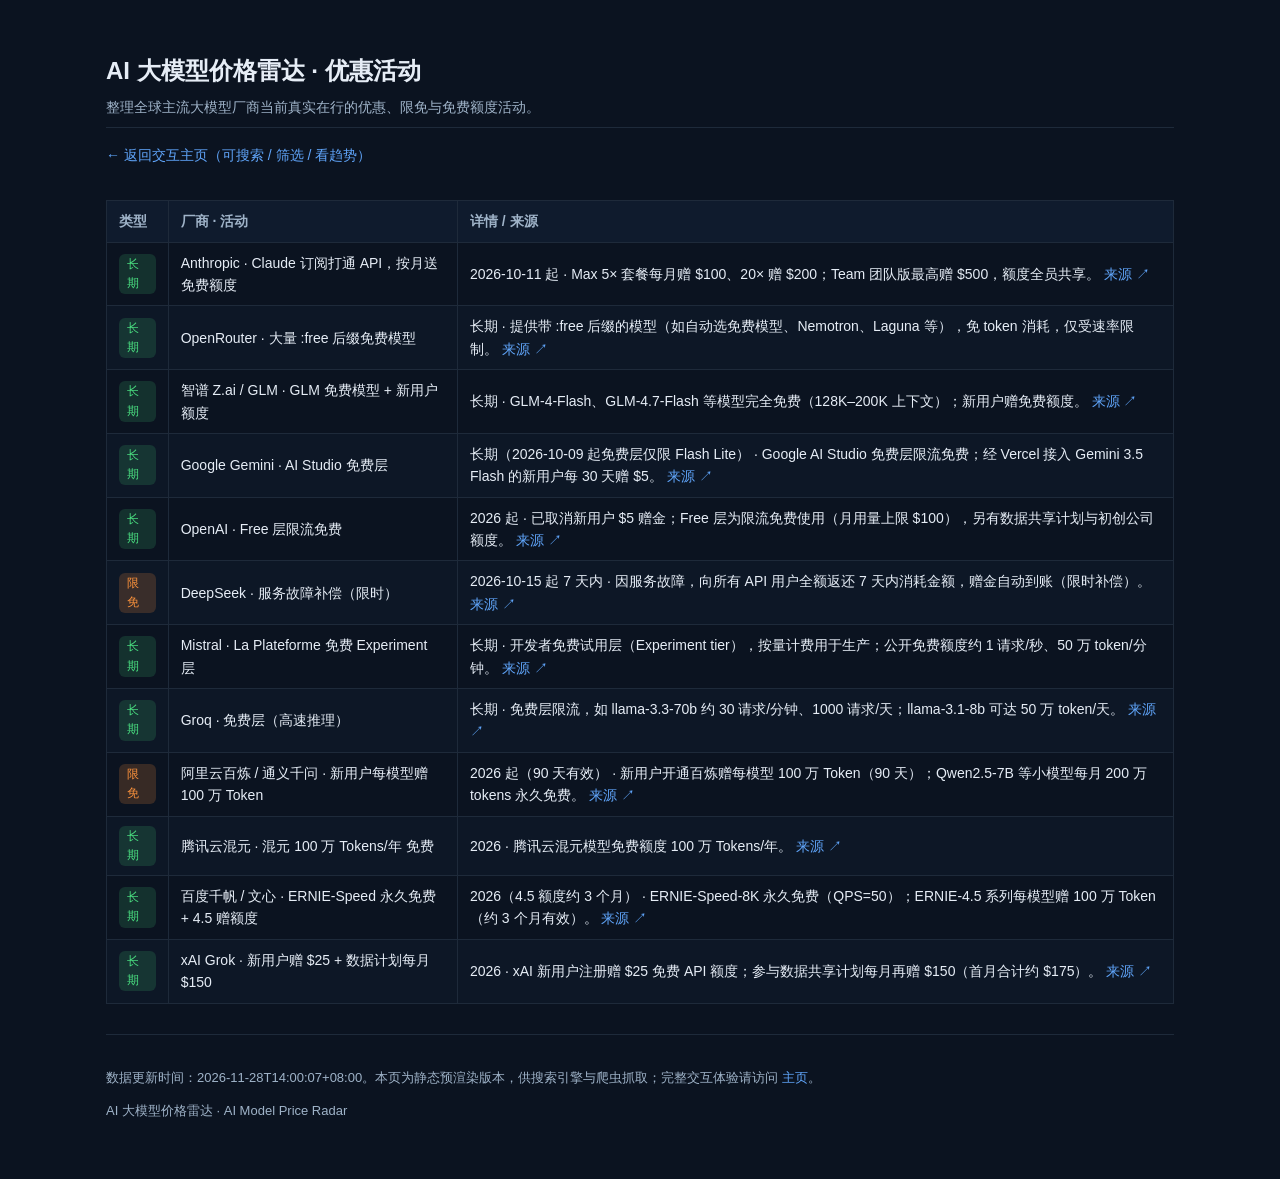
<file: website/promotions.html>
<!DOCTYPE html>
<html lang="zh-CN">
<head>
<meta charset="UTF-8">
<meta name="viewport" content="width=device-width, initial-scale=1.0">
<title>AI 大模型价格雷达 · 优惠活动</title>
<meta name="description" content="整理全球主流大模型厂商当前真实在行的优惠、限免与免费额度活动。">
<meta property="og:title" content="AI 大模型价格雷达 · 优惠活动">
<meta property="og:description" content="整理全球主流大模型厂商当前真实在行的优惠、限免与免费额度活动。">
<meta property="og:type" content="website">
<link rel="canonical" href="https://www.codenav.cn/promotions">
</head>
<body>
<div class="container">
<header><h1>AI 大模型价格雷达 · 优惠活动</h1><p class="sub">整理全球主流大模型厂商当前真实在行的优惠、限免与免费额度活动。</p></header>
<a class="back" href="https://www.codenav.cn/">← 返回交互主页（可搜索 / 筛选 / 看趋势）</a>
<table><thead><tr><th>类型</th><th>厂商 · 活动</th><th>详情 / 来源</th></tr></thead><tbody><tr><td><span class='badge b-long'>长期</span></td><td>Anthropic · Claude 订阅打通 API，按月送免费额度</td><td>2026-10-11 起 · Max 5× 套餐每月赠 $100、20× 赠 $200；Team 团队版最高赠 $500，额度全员共享。 <a href="https://www.anthropic.com/" target="_blank" rel="noopener">来源 ↗</a></td></tr><tr><td><span class='badge b-long'>长期</span></td><td>OpenRouter · 大量 :free 后缀免费模型</td><td>长期 · 提供带 :free 后缀的模型（如自动选免费模型、Nemotron、Laguna 等），免 token 消耗，仅受速率限制。 <a href="https://openrouter.ai/" target="_blank" rel="noopener">来源 ↗</a></td></tr><tr><td><span class='badge b-long'>长期</span></td><td>智谱 Z.ai / GLM · GLM 免费模型 + 新用户额度</td><td>长期 · GLM-4-Flash、GLM-4.7-Flash 等模型完全免费（128K–200K 上下文）；新用户赠免费额度。 <a href="https://z.ai/" target="_blank" rel="noopener">来源 ↗</a></td></tr><tr><td><span class='badge b-long'>长期</span></td><td>Google Gemini · AI Studio 免费层</td><td>长期（2026-10-09 起免费层仅限 Flash Lite） · Google AI Studio 免费层限流免费；经 Vercel 接入 Gemini 3.5 Flash 的新用户每 30 天赠 $5。 <a href="https://ai.google.dev/" target="_blank" rel="noopener">来源 ↗</a></td></tr><tr><td><span class='badge b-long'>长期</span></td><td>OpenAI · Free 层限流免费</td><td>2026 起 · 已取消新用户 $5 赠金；Free 层为限流免费使用（月用量上限 $100），另有数据共享计划与初创公司额度。 <a href="https://platform.openai.com/" target="_blank" rel="noopener">来源 ↗</a></td></tr><tr><td><span class='badge b-lim'>限免</span></td><td>DeepSeek · 服务故障补偿（限时）</td><td>2026-10-15 起 7 天内 · 因服务故障，向所有 API 用户全额返还 7 天内消耗金额，赠金自动到账（限时补偿）。 <a href="https://platform.deepseek.com/" target="_blank" rel="noopener">来源 ↗</a></td></tr><tr><td><span class='badge b-long'>长期</span></td><td>Mistral · La Plateforme 免费 Experiment 层</td><td>长期 · 开发者免费试用层（Experiment tier），按量计费用于生产；公开免费额度约 1 请求/秒、50 万 token/分钟。 <a href="https://mistral.ai/news/la-plateforme/" target="_blank" rel="noopener">来源 ↗</a></td></tr><tr><td><span class='badge b-long'>长期</span></td><td>Groq · 免费层（高速推理）</td><td>长期 · 免费层限流，如 llama-3.3-70b 约 30 请求/分钟、1000 请求/天；llama-3.1-8b 可达 50 万 token/天。 <a href="https://console.groq.com/" target="_blank" rel="noopener">来源 ↗</a></td></tr><tr><td><span class='badge b-lim'>限免</span></td><td>阿里云百炼 / 通义千问 · 新用户每模型赠 100 万 Token</td><td>2026 起（90 天有效） · 新用户开通百炼赠每模型 100 万 Token（90 天）；Qwen2.5-7B 等小模型每月 200 万 tokens 永久免费。 <a href="https://bailian.console.aliyun.com/" target="_blank" rel="noopener">来源 ↗</a></td></tr><tr><td><span class='badge b-long'>长期</span></td><td>腾讯云混元 · 混元 100 万 Tokens/年 免费</td><td>2026 · 腾讯云混元模型免费额度 100 万 Tokens/年。 <a href="https://cloud.tencent.com/product/hunyuan" target="_blank" rel="noopener">来源 ↗</a></td></tr><tr><td><span class='badge b-long'>长期</span></td><td>百度千帆 / 文心 · ERNIE-Speed 永久免费 + 4.5 赠额度</td><td>2026（4.5 额度约 3 个月） · ERNIE-Speed-8K 永久免费（QPS=50）；ERNIE-4.5 系列每模型赠 100 万 Token（约 3 个月有效）。 <a href="https://cloud.baidu.com/product/wenxinworkshop" target="_blank" rel="noopener">来源 ↗</a></td></tr><tr><td><span class='badge b-long'>长期</span></td><td>xAI Grok · 新用户赠 $25 + 数据计划每月 $150</td><td>2026 · xAI 新用户注册赠 $25 免费 API 额度；参与数据共享计划每月再赠 $150（首月合计约 $175）。 <a href="https://x.ai/api" target="_blank" rel="noopener">来源 ↗</a></td></tr></tbody></table><style>
:root{--bg:#0b1320;--panel:#0f1b2d;--border:#1e2a3a;--text:#e6edf6;--dim:#9fb3c8;--accent:#4ade80;--blue:#60a5fa}
*{box-sizing:border-box}
body{margin:0;font-family:-apple-system,BlinkMacSystemFont,'Segoe UI',Roboto,'PingFang SC','Microsoft YaHei',sans-serif;background:var(--bg);color:var(--text);line-height:1.6}
.container{max-width:1100px;margin:0 auto;padding:24px 16px}
header{padding:28px 0 8px;border-bottom:1px solid var(--border)}
h1{font-size:24px;margin:0}
.sub{color:var(--dim);margin:6px 0 0;font-size:14px}
.back{display:inline-block;margin:16px 0;color:var(--blue);text-decoration:none;font-size:14px}
table{width:100%;border-collapse:collapse;margin:18px 0;font-size:14px}
th,td{border:1px solid var(--border);padding:9px 12px;text-align:left}
th{background:var(--panel);color:var(--dim);font-weight:600}
tr:nth-child(even) td{background:#0d1726}
a{color:var(--blue);text-decoration:none}
.badge{display:inline-block;padding:1px 8px;border-radius:6px;font-size:12px}
.b-long{background:rgba(74,222,128,.15);color:var(--accent)}
.b-lim{background:rgba(251,146,60,.18);color:#fb923c}
.card{background:var(--panel);border:1px solid var(--border);border-radius:12px;padding:14px 18px;margin:8px 0}
footer{margin-top:30px;padding:20px 0;color:var(--dim);font-size:13px;border-top:1px solid var(--border)}
</style>
<footer>
<p>数据更新时间：2026-11-28T14:00:07+08:00。本页为静态预渲染版本，供搜索引擎与爬虫抓取；完整交互体验请访问 <a href="https://www.codenav.cn/">主页</a>。</p>
<p>AI 大模型价格雷达 · AI Model Price Radar</p>
</footer>
</div>
</body>
</html>
</file>
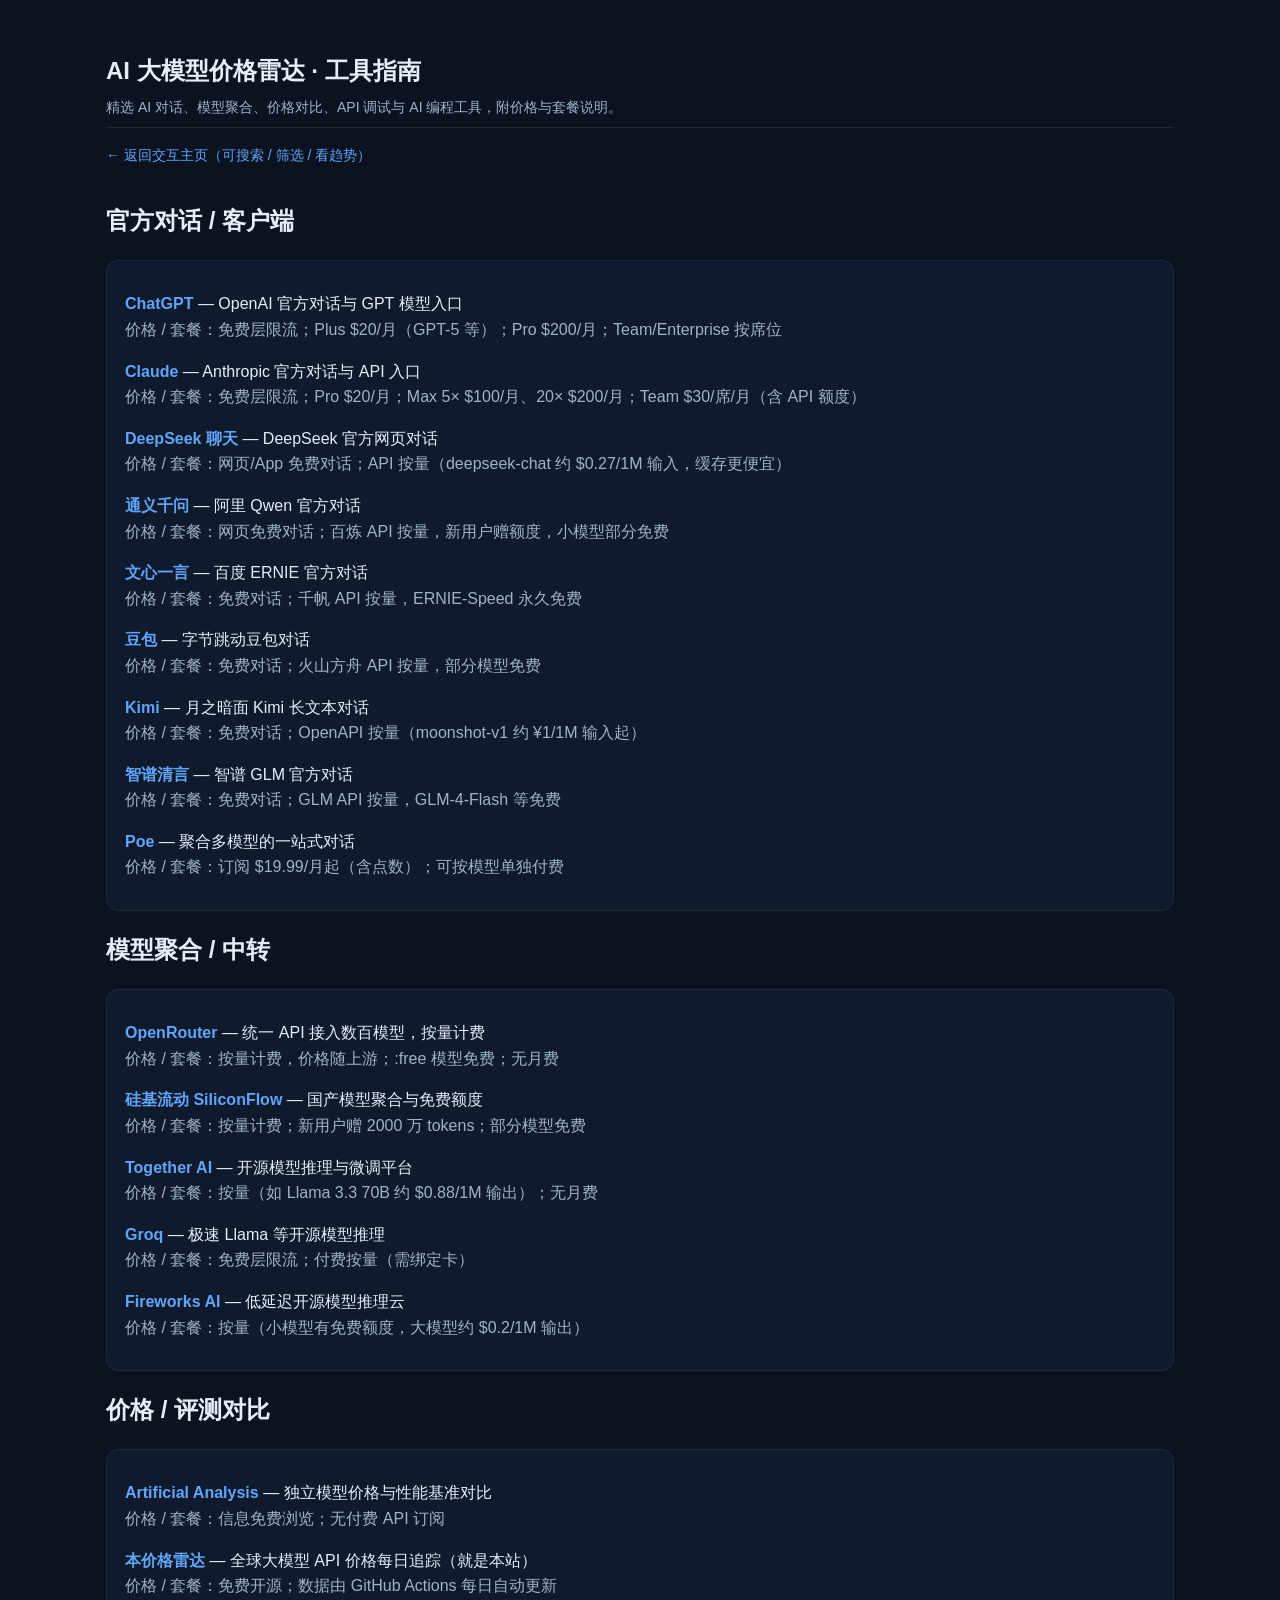
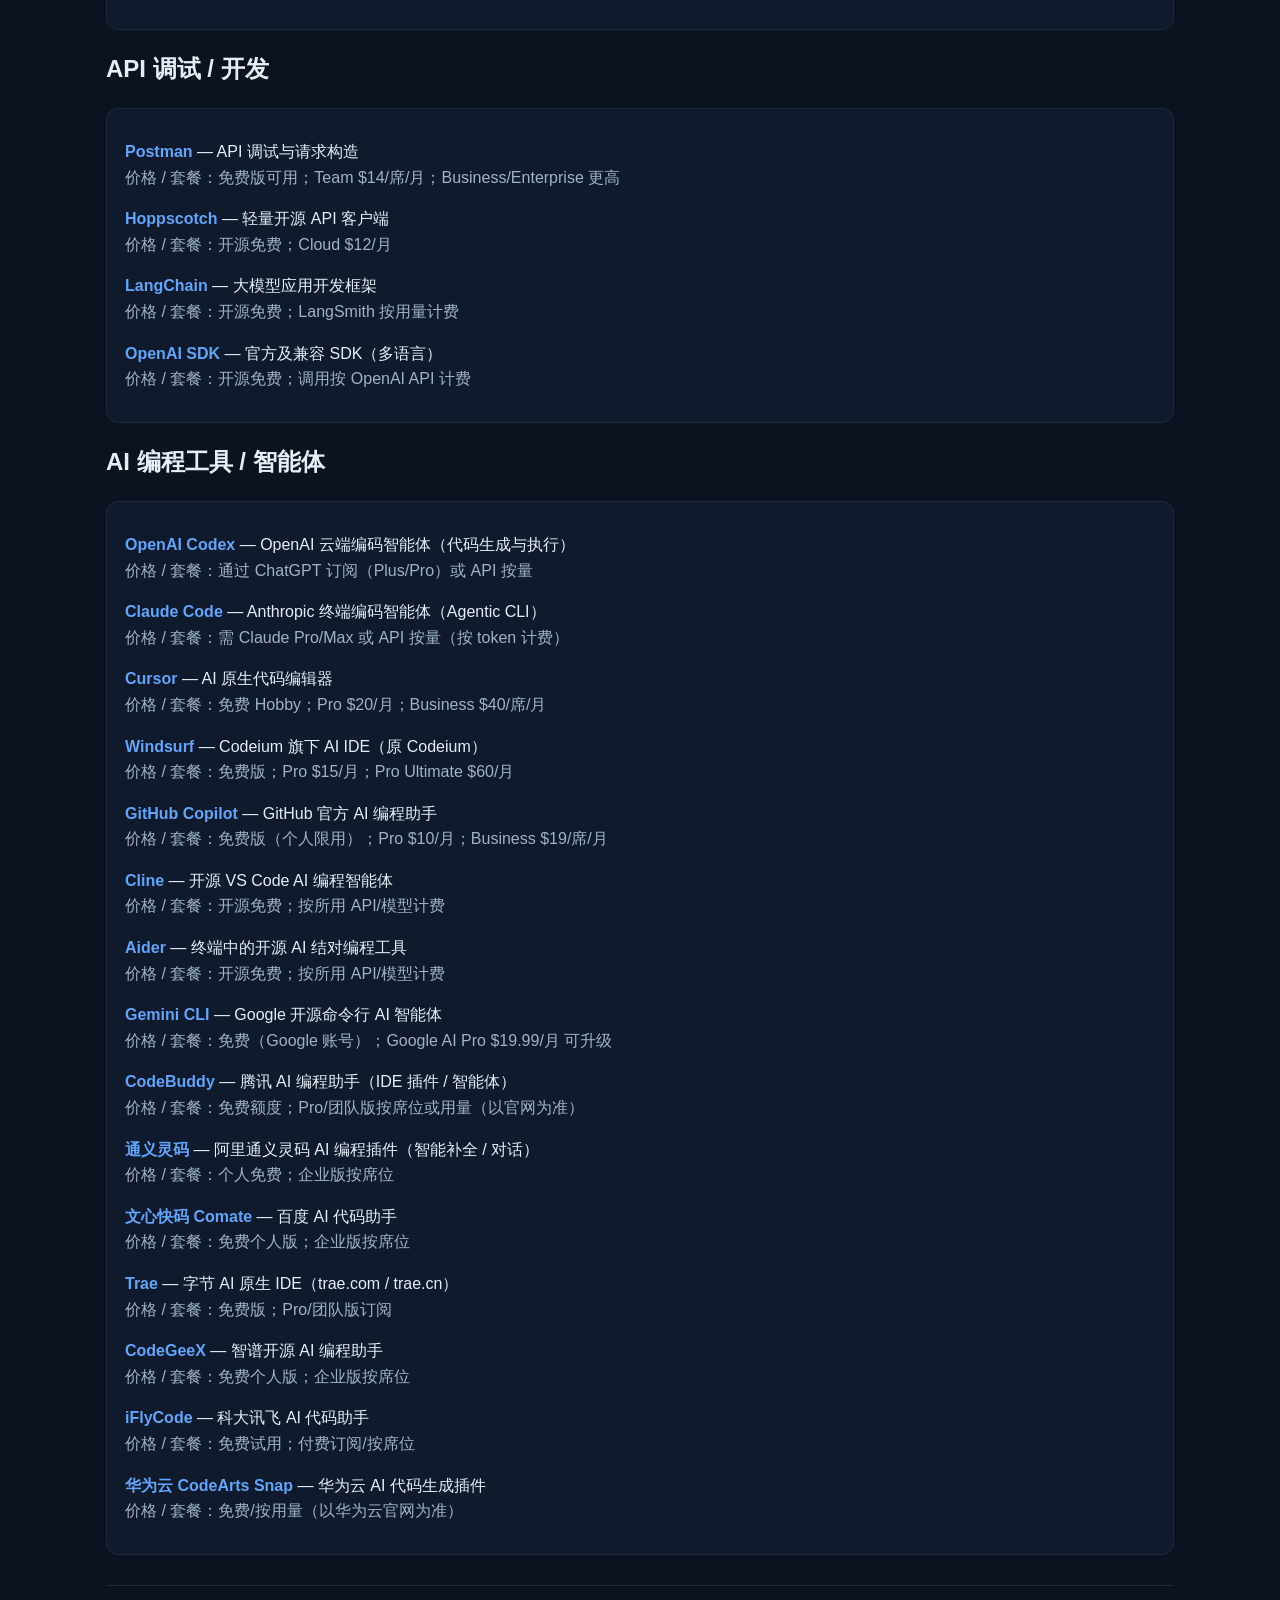
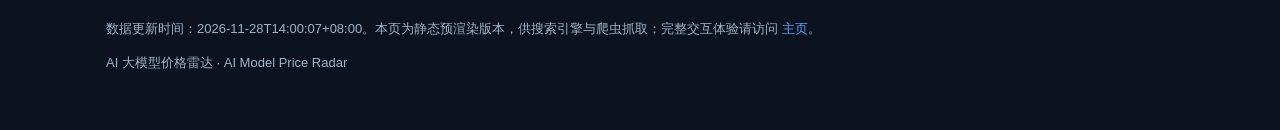
<file: website/tools.html>
<!DOCTYPE html>
<html lang="zh-CN">
<head>
<meta charset="UTF-8">
<meta name="viewport" content="width=device-width, initial-scale=1.0">
<title>AI 大模型价格雷达 · 工具指南</title>
<meta name="description" content="精选 AI 对话、模型聚合、价格对比、API 调试与 AI 编程工具，附价格与套餐说明。">
<meta property="og:title" content="AI 大模型价格雷达 · 工具指南">
<meta property="og:description" content="精选 AI 对话、模型聚合、价格对比、API 调试与 AI 编程工具，附价格与套餐说明。">
<meta property="og:type" content="website">
<link rel="canonical" href="https://www.codenav.cn/tools">
</head>
<body>
<div class="container">
<header><h1>AI 大模型价格雷达 · 工具指南</h1><p class="sub">精选 AI 对话、模型聚合、价格对比、API 调试与 AI 编程工具，附价格与套餐说明。</p></header>
<a class="back" href="https://www.codenav.cn/">← 返回交互主页（可搜索 / 筛选 / 看趋势）</a>
<h2>官方对话 / 客户端</h2><div class='card'><p><b><a href='https://chat.openai.com' target='_blank' rel='noopener'>ChatGPT</a></b> — OpenAI 官方对话与 GPT 模型入口<br><span style='color:var(--dim)'>价格 / 套餐：免费层限流；Plus $20/月（GPT-5 等）；Pro $200/月；Team/Enterprise 按席位</span></p><p><b><a href='https://claude.ai' target='_blank' rel='noopener'>Claude</a></b> — Anthropic 官方对话与 API 入口<br><span style='color:var(--dim)'>价格 / 套餐：免费层限流；Pro $20/月；Max 5× $100/月、20× $200/月；Team $30/席/月（含 API 额度）</span></p><p><b><a href='https://chat.deepseek.com' target='_blank' rel='noopener'>DeepSeek 聊天</a></b> — DeepSeek 官方网页对话<br><span style='color:var(--dim)'>价格 / 套餐：网页/App 免费对话；API 按量（deepseek-chat 约 $0.27/1M 输入，缓存更便宜）</span></p><p><b><a href='https://tongyi.aliyun.com' target='_blank' rel='noopener'>通义千问</a></b> — 阿里 Qwen 官方对话<br><span style='color:var(--dim)'>价格 / 套餐：网页免费对话；百炼 API 按量，新用户赠额度，小模型部分免费</span></p><p><b><a href='https://yiyan.baidu.com' target='_blank' rel='noopener'>文心一言</a></b> — 百度 ERNIE 官方对话<br><span style='color:var(--dim)'>价格 / 套餐：免费对话；千帆 API 按量，ERNIE-Speed 永久免费</span></p><p><b><a href='https://www.doubao.com' target='_blank' rel='noopener'>豆包</a></b> — 字节跳动豆包对话<br><span style='color:var(--dim)'>价格 / 套餐：免费对话；火山方舟 API 按量，部分模型免费</span></p><p><b><a href='https://kimi.moonshot.cn' target='_blank' rel='noopener'>Kimi</a></b> — 月之暗面 Kimi 长文本对话<br><span style='color:var(--dim)'>价格 / 套餐：免费对话；OpenAPI 按量（moonshot-v1 约 ¥1/1M 输入起）</span></p><p><b><a href='https://chatglm.cn' target='_blank' rel='noopener'>智谱清言</a></b> — 智谱 GLM 官方对话<br><span style='color:var(--dim)'>价格 / 套餐：免费对话；GLM API 按量，GLM-4-Flash 等免费</span></p><p><b><a href='https://poe.com' target='_blank' rel='noopener'>Poe</a></b> — 聚合多模型的一站式对话<br><span style='color:var(--dim)'>价格 / 套餐：订阅 $19.99/月起（含点数）；可按模型单独付费</span></p></div><h2>模型聚合 / 中转</h2><div class='card'><p><b><a href='https://openrouter.ai' target='_blank' rel='noopener'>OpenRouter</a></b> — 统一 API 接入数百模型，按量计费<br><span style='color:var(--dim)'>价格 / 套餐：按量计费，价格随上游；:free 模型免费；无月费</span></p><p><b><a href='https://siliconflow.cn' target='_blank' rel='noopener'>硅基流动 SiliconFlow</a></b> — 国产模型聚合与免费额度<br><span style='color:var(--dim)'>价格 / 套餐：按量计费；新用户赠 2000 万 tokens；部分模型免费</span></p><p><b><a href='https://www.together.ai' target='_blank' rel='noopener'>Together AI</a></b> — 开源模型推理与微调平台<br><span style='color:var(--dim)'>价格 / 套餐：按量（如 Llama 3.3 70B 约 $0.88/1M 输出）；无月费</span></p><p><b><a href='https://groq.com' target='_blank' rel='noopener'>Groq</a></b> — 极速 Llama 等开源模型推理<br><span style='color:var(--dim)'>价格 / 套餐：免费层限流；付费按量（需绑定卡）</span></p><p><b><a href='https://fireworks.ai' target='_blank' rel='noopener'>Fireworks AI</a></b> — 低延迟开源模型推理云<br><span style='color:var(--dim)'>价格 / 套餐：按量（小模型有免费额度，大模型约 $0.2/1M 输出）</span></p></div><h2>价格 / 评测对比</h2><div class='card'><p><b><a href='https://artificialanalysis.ai' target='_blank' rel='noopener'>Artificial Analysis</a></b> — 独立模型价格与性能基准对比<br><span style='color:var(--dim)'>价格 / 套餐：信息免费浏览；无付费 API 订阅</span></p><p><b><a href='http://localhost:8765' target='_blank' rel='noopener'>本价格雷达</a></b> — 全球大模型 API 价格每日追踪（就是本站）<br><span style='color:var(--dim)'>价格 / 套餐：免费开源；数据由 GitHub Actions 每日自动更新</span></p></div><h2>API 调试 / 开发</h2><div class='card'><p><b><a href='https://www.postman.com' target='_blank' rel='noopener'>Postman</a></b> — API 调试与请求构造<br><span style='color:var(--dim)'>价格 / 套餐：免费版可用；Team $14/席/月；Business/Enterprise 更高</span></p><p><b><a href='https://hoppscotch.io' target='_blank' rel='noopener'>Hoppscotch</a></b> — 轻量开源 API 客户端<br><span style='color:var(--dim)'>价格 / 套餐：开源免费；Cloud $12/月</span></p><p><b><a href='https://www.langchain.com' target='_blank' rel='noopener'>LangChain</a></b> — 大模型应用开发框架<br><span style='color:var(--dim)'>价格 / 套餐：开源免费；LangSmith 按用量计费</span></p><p><b><a href='https://platform.openai.com/docs/libraries' target='_blank' rel='noopener'>OpenAI SDK</a></b> — 官方及兼容 SDK（多语言）<br><span style='color:var(--dim)'>价格 / 套餐：开源免费；调用按 OpenAI API 计费</span></p></div><h2>AI 编程工具 / 智能体</h2><div class='card'><p><b><a href='https://openai.com/codex' target='_blank' rel='noopener'>OpenAI Codex</a></b> — OpenAI 云端编码智能体（代码生成与执行）<br><span style='color:var(--dim)'>价格 / 套餐：通过 ChatGPT 订阅（Plus/Pro）或 API 按量</span></p><p><b><a href='https://www.anthropic.com/claude-code' target='_blank' rel='noopener'>Claude Code</a></b> — Anthropic 终端编码智能体（Agentic CLI）<br><span style='color:var(--dim)'>价格 / 套餐：需 Claude Pro/Max 或 API 按量（按 token 计费）</span></p><p><b><a href='https://cursor.com' target='_blank' rel='noopener'>Cursor</a></b> — AI 原生代码编辑器<br><span style='color:var(--dim)'>价格 / 套餐：免费 Hobby；Pro $20/月；Business $40/席/月</span></p><p><b><a href='https://windsurf.com' target='_blank' rel='noopener'>Windsurf</a></b> — Codeium 旗下 AI IDE（原 Codeium）<br><span style='color:var(--dim)'>价格 / 套餐：免费版；Pro $15/月；Pro Ultimate $60/月</span></p><p><b><a href='https://github.com/features/copilot' target='_blank' rel='noopener'>GitHub Copilot</a></b> — GitHub 官方 AI 编程助手<br><span style='color:var(--dim)'>价格 / 套餐：免费版（个人限用）；Pro $10/月；Business $19/席/月</span></p><p><b><a href='https://cline.bot' target='_blank' rel='noopener'>Cline</a></b> — 开源 VS Code AI 编程智能体<br><span style='color:var(--dim)'>价格 / 套餐：开源免费；按所用 API/模型计费</span></p><p><b><a href='https://aider.chat' target='_blank' rel='noopener'>Aider</a></b> — 终端中的开源 AI 结对编程工具<br><span style='color:var(--dim)'>价格 / 套餐：开源免费；按所用 API/模型计费</span></p><p><b><a href='https://github.com/google-gemini/gemini-cli' target='_blank' rel='noopener'>Gemini CLI</a></b> — Google 开源命令行 AI 智能体<br><span style='color:var(--dim)'>价格 / 套餐：免费（Google 账号）；Google AI Pro $19.99/月 可升级</span></p><p><b><a href='https://www.codebuddy.ai' target='_blank' rel='noopener'>CodeBuddy</a></b> — 腾讯 AI 编程助手（IDE 插件 / 智能体）<br><span style='color:var(--dim)'>价格 / 套餐：免费额度；Pro/团队版按席位或用量（以官网为准）</span></p><p><b><a href='https://lingma.aliyun.com' target='_blank' rel='noopener'>通义灵码</a></b> — 阿里通义灵码 AI 编程插件（智能补全 / 对话）<br><span style='color:var(--dim)'>价格 / 套餐：个人免费；企业版按席位</span></p><p><b><a href='https://comate.baidu.com' target='_blank' rel='noopener'>文心快码 Comate</a></b> — 百度 AI 代码助手<br><span style='color:var(--dim)'>价格 / 套餐：免费个人版；企业版按席位</span></p><p><b><a href='https://www.trae.com' target='_blank' rel='noopener'>Trae</a></b> — 字节 AI 原生 IDE（trae.com / trae.cn）<br><span style='color:var(--dim)'>价格 / 套餐：免费版；Pro/团队版订阅</span></p><p><b><a href='https://codegeex.cn' target='_blank' rel='noopener'>CodeGeeX</a></b> — 智谱开源 AI 编程助手<br><span style='color:var(--dim)'>价格 / 套餐：免费个人版；企业版按席位</span></p><p><b><a href='https://iflycode.xfyun.cn' target='_blank' rel='noopener'>iFlyCode</a></b> — 科大讯飞 AI 代码助手<br><span style='color:var(--dim)'>价格 / 套餐：免费试用；付费订阅/按席位</span></p><p><b><a href='https://www.huaweicloud.com/product/codeartside/snap.html' target='_blank' rel='noopener'>华为云 CodeArts Snap</a></b> — 华为云 AI 代码生成插件<br><span style='color:var(--dim)'>价格 / 套餐：免费/按用量（以华为云官网为准）</span></p></div><style>
:root{--bg:#0b1320;--panel:#0f1b2d;--border:#1e2a3a;--text:#e6edf6;--dim:#9fb3c8;--accent:#4ade80;--blue:#60a5fa}
*{box-sizing:border-box}
body{margin:0;font-family:-apple-system,BlinkMacSystemFont,'Segoe UI',Roboto,'PingFang SC','Microsoft YaHei',sans-serif;background:var(--bg);color:var(--text);line-height:1.6}
.container{max-width:1100px;margin:0 auto;padding:24px 16px}
header{padding:28px 0 8px;border-bottom:1px solid var(--border)}
h1{font-size:24px;margin:0}
.sub{color:var(--dim);margin:6px 0 0;font-size:14px}
.back{display:inline-block;margin:16px 0;color:var(--blue);text-decoration:none;font-size:14px}
table{width:100%;border-collapse:collapse;margin:18px 0;font-size:14px}
th,td{border:1px solid var(--border);padding:9px 12px;text-align:left}
th{background:var(--panel);color:var(--dim);font-weight:600}
tr:nth-child(even) td{background:#0d1726}
a{color:var(--blue);text-decoration:none}
.badge{display:inline-block;padding:1px 8px;border-radius:6px;font-size:12px}
.b-long{background:rgba(74,222,128,.15);color:var(--accent)}
.b-lim{background:rgba(251,146,60,.18);color:#fb923c}
.card{background:var(--panel);border:1px solid var(--border);border-radius:12px;padding:14px 18px;margin:8px 0}
footer{margin-top:30px;padding:20px 0;color:var(--dim);font-size:13px;border-top:1px solid var(--border)}
</style>
<footer>
<p>数据更新时间：2026-11-28T14:00:07+08:00。本页为静态预渲染版本，供搜索引擎与爬虫抓取；完整交互体验请访问 <a href="https://www.codenav.cn/">主页</a>。</p>
<p>AI 大模型价格雷达 · AI Model Price Radar</p>
</footer>
</div>
</body>
</html>
</file>
